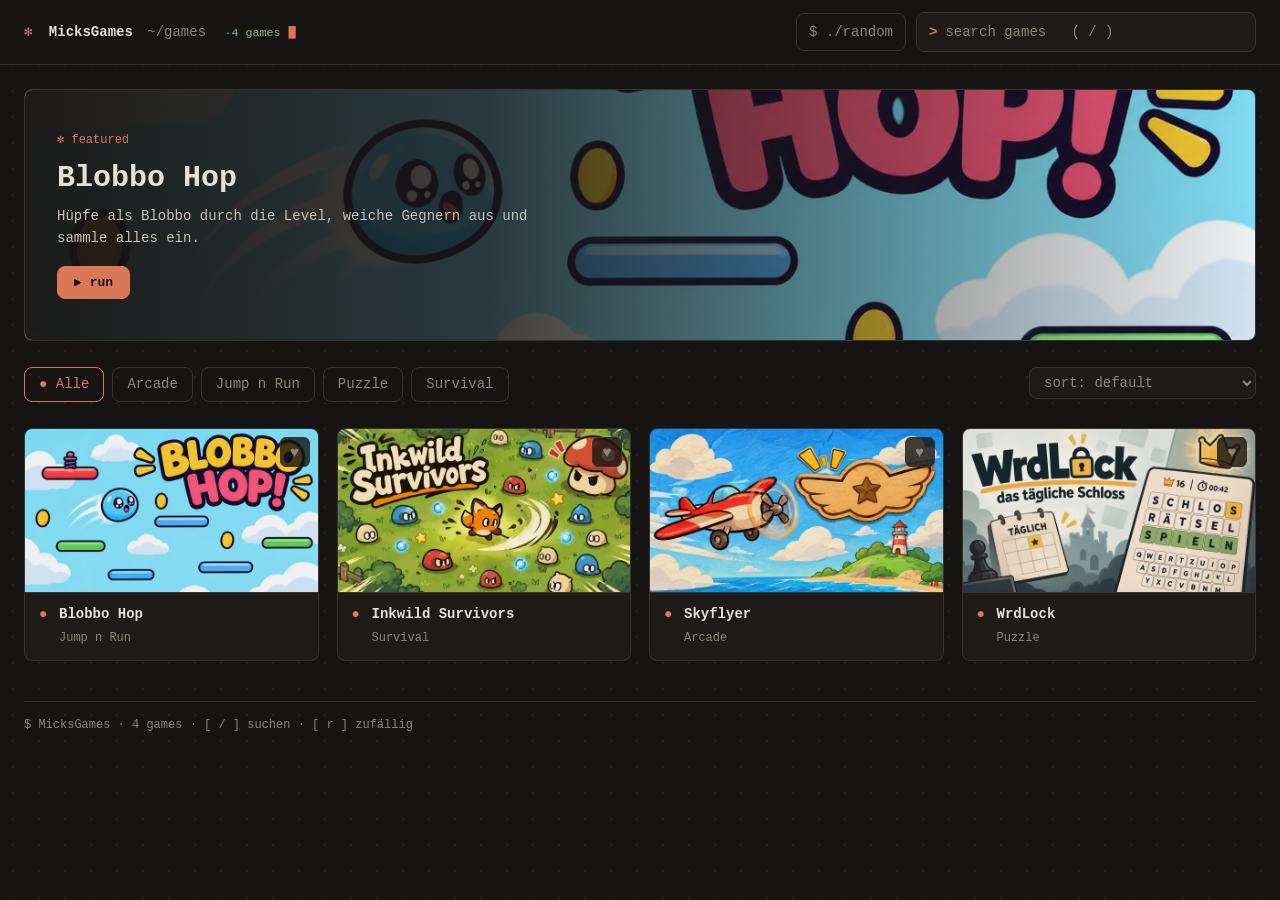
<file: index.html>
<!doctype html>
<html lang="de">
<head>
<meta charset="utf-8">
<meta name="viewport" content="width=device-width,initial-scale=1">
<title>MicksGames</title>
<link rel="stylesheet" href="style.css">
</head>
<body>
<header class="top">
  <a class="logo" href="#" id="logo"><i>&#10043;</i> MicksGames <em>~/games</em> <small id="count"></small></a>
  <div class="tools"><button class="tbtn" id="rand" type="button" title="Zufälliges Spiel (r)">$ ./random</button>
  <label class="search"><span class="sr">Suchen</span><b>&gt;</b><input id="search" type="search" placeholder="search games   ( / )" autocomplete="off"></label></div>
</header>

<main id="home">
  <div class="warn" id="warn" hidden></div>
  <div id="hero" hidden></div>
  <div class="row"><nav class="cats" id="cats" aria-label="Kategorien"></nav>
  <label class="sortl"><span class="sr">Sortieren</span><select id="sort"><option value="default">sort: default</option><option value="az">sort: A–Z</option><option value="recent">sort: zuletzt gespielt</option><option value="most">sort: meistgespielt</option></select></label></div>
  <section class="grid" id="grid" aria-live="polite"></section>
  <footer class="foot" id="foot"></footer>
</main>

<main id="play" hidden>
  <a class="back" href="#">&lt; cd ..</a>
  <div class="stage">
    <div>
      <div class="frame" id="frame" tabindex="-1">
        <iframe id="game" title="Spiel" allow="fullscreen; autoplay; gamepad" sandbox="allow-scripts allow-same-origin allow-pointer-lock allow-popups allow-forms"></iframe>
        <div class="overlay" id="overlay"></div>
      </div>
      <div class="bar">
        <button class="btn" id="fs" type="button">Vollbild</button>
        <button class="btn ghost" id="reload" type="button">Neu starten</button>
        <button class="btn ghost" id="share" type="button">Link kopieren</button>
        <button class="btn ghost" id="fav" type="button" aria-pressed="false">Favorit</button>
      </div>
    </div>
    <aside class="info">
      <h1 id="i-title"></h1>
      <p class="tag" id="i-cat"></p>
      <p id="i-desc"></p>
      <p class="stats" id="i-stats"></p>
      <a class="btn ghost" id="i-link" target="_blank" rel="noopener noreferrer" hidden>Website öffnen</a>
    </aside>
  </div>
  <h2 class="more-h" id="more-h">more-games</h2>
  <section class="grid small" id="more"></section>
</main>
<script src="Library/games.js"></script>
<script src="script.js"></script>
<div class="toast" id="toast" role="status"></div>
</body>
</html>
</file>
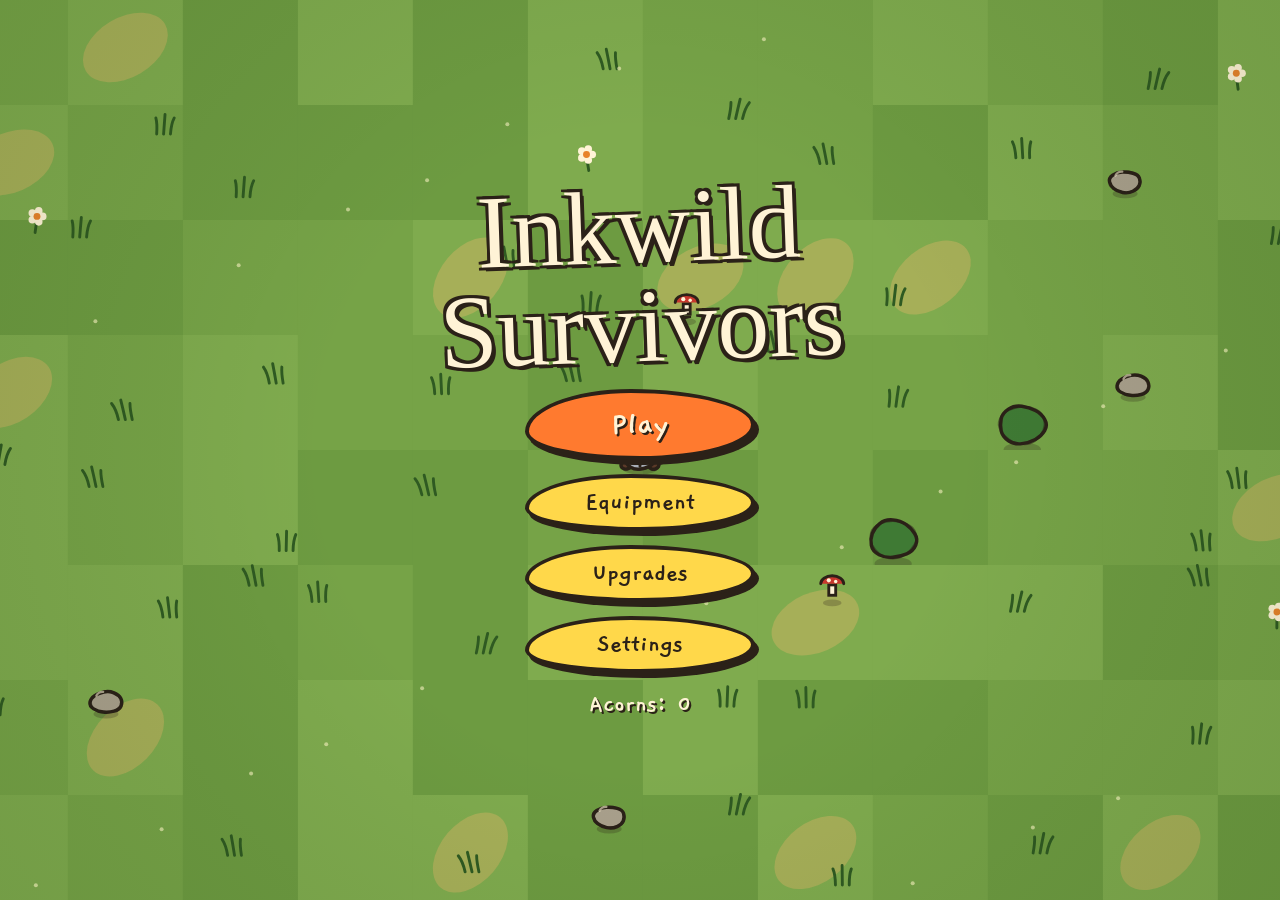
<file: Games/Inkwild-Survivors/index.html>
<!DOCTYPE html>
<html lang="en"><head><meta charset="utf-8">
<meta name="viewport" content="width=device-width,initial-scale=1,viewport-fit=cover">
<title>Inkwild Survivors</title>
<link href="https://fonts.googleapis.com/css2?family=Chewy&family=Gaegu:wght@700&display=swap" rel="stylesheet">
<style>
:root{--ink:#2b2118;--cream:#fff3d6;--paper:#f1dfae;--green:#5f9136;--blue:#1f3b5c;--orange:#e8832a;--red:#c8372d;color-scheme:light}
*{box-sizing:border-box}
html,body{margin:0;height:100%;overflow:hidden;background:#6f9a45;font-family:Gaegu,'Comic Sans MS',cursive;font-weight:700;color:var(--ink)}
canvas{position:fixed;inset:0;width:100%;height:100%;display:block;touch-action:none}
.scr{position:fixed;inset:0;display:none;align-items:center;justify-content:center;flex-direction:column;gap:14px;padding:calc(env(safe-area-inset-top,0px) + 12px) 14px calc(env(safe-area-inset-bottom,0px) + 12px);text-align:center;overflow:auto}
.scr.on{display:flex}
.ov{background:rgba(43,33,24,.6)}
h1,h2,h3{font-family:Chewy,'Comic Sans MS',cursive;font-weight:400;margin:0}
h1{font-size:clamp(46px,11vw,104px);line-height:.95;color:var(--cream);text-shadow:4px 4px 0 var(--ink),-3px -3px 0 var(--ink),3px -3px 0 var(--ink),-3px 3px 0 var(--ink);transform:rotate(-2deg);animation:jig .6s steps(2) infinite}
h2{font-size:clamp(34px,7vw,56px);color:var(--cream);text-shadow:3px 3px 0 var(--ink),-2px -2px 0 var(--ink),2px -2px 0 var(--ink),-2px 2px 0 var(--ink)}
@keyframes jig{50%{transform:rotate(-1deg) translateY(-3px)}}
.btn{font:inherit;font-size:26px;padding:8px 30px;min-width:230px;background:var(--cream);color:var(--ink);border:4px solid var(--ink);border-radius:46% 54% 50% 50%/60% 50% 50% 40%;box-shadow:4px 5px 0 var(--ink);cursor:pointer;transition:transform .12s,background .12s}
.btn:hover,.btn:focus-visible{transform:translate(-2px,-3px) rotate(-1.5deg);background:#ffe29a;outline:none}
.btn:active{transform:translate(2px,2px);box-shadow:1px 1px 0 var(--ink)}
.btn.pri{background:var(--orange);color:var(--cream);text-shadow:2px 2px 0 var(--ink);font-size:34px;padding:10px 44px}
.btn.sm{min-width:0;font-size:20px;padding:4px 16px}
.panel{background:var(--paper);border:4px solid var(--ink);border-radius:28px 34px 26px 36px;padding:18px 24px;box-shadow:6px 7px 0 var(--ink);max-width:min(900px,94vw)}
.panel.ink{filter:url(#wob)}
.row{display:flex;gap:14px;flex-wrap:wrap;justify-content:center}
.card{width:196px;padding:14px 12px;background:var(--cream);border:4px solid var(--ink);border-radius:22px 28px 24px 30px;box-shadow:5px 6px 0 var(--ink);cursor:pointer;transition:transform .15s,box-shadow .15s;text-align:center}
.card:hover,.card:focus-visible,.card.cur{transform:translateY(-8px) rotate(-2deg);box-shadow:8px 12px 0 var(--ink);outline:none}
.card.cur{background:#ffe29a}
.card.sel{transform:scale(1.12) rotate(3deg);transition:transform .25s}
.card p{margin:4px 0 0;font-size:20px;line-height:1.1}
#cards .card{width:176px;padding:16px 10px}
#cards .ico{width:92px;height:92px;font-size:50px;margin-bottom:8px}
.stars{font-size:30px;line-height:1;letter-spacing:2px;margin:6px 0}
.stars b{font-weight:400;display:inline-block;color:#d8c9a0;-webkit-text-stroke:1.5px var(--ink)}
.stars b.on{color:#ffd23a}
.stars b.nx{color:#ffd23a;animation:pulse .7s steps(2) infinite}
@keyframes pulse{50%{transform:scale(1.3) rotate(12deg)}}
.card h3{font-size:24px}
.card small{font-size:17px;display:block}
.ico{width:64px;height:64px;margin:0 auto 6px;border:4px solid var(--ink);border-radius:48% 52% 45% 55%/55% 45% 55% 45%;display:grid;place-items:center;font-size:32px}
.rar{display:inline-block;padding:0 10px;border:3px solid var(--ink);border-radius:12px;font-size:16px;color:var(--cream)}
#hud{pointer-events:none;justify-content:flex-start;align-items:stretch;gap:6px;overflow:hidden;z-index:2}
#xpb{height:14px;border:3px solid var(--ink);border-radius:10px;background:var(--paper);overflow:hidden}
#xpf,#hpf,#bf{display:block;height:100%;width:0;transition:width .12s}
#xpf{background:#4aa3c8}#hpf{background:var(--red)}#bf{background:var(--orange)}
#top{display:flex;justify-content:space-between;align-items:center;gap:10px;font-size:24px}
#hpw{display:flex;align-items:center;gap:8px;min-width:150px;flex:1}
#hpw .bar{flex:1;max-width:220px}
.bar{height:20px;border:3px solid var(--ink);border-radius:10px;background:var(--paper);overflow:hidden}
#tm{font-family:Chewy,cursive;font-size:38px;color:var(--cream);text-shadow:3px 3px 0 var(--ink),-2px -2px 0 var(--ink),2px -2px 0 var(--ink),-2px 2px 0 var(--ink)}
#lv{flex:1;text-align:right;font-size:26px;color:var(--cream);text-shadow:2px 2px 0 var(--ink)}
#boss{display:none;align-self:center;width:min(420px,90%);text-align:center;font-size:22px;color:var(--cream);text-shadow:2px 2px 0 var(--ink)}
#ic{position:absolute;left:12px;bottom:calc(env(safe-area-inset-bottom,0px) + 12px);display:flex;gap:6px;flex-wrap:wrap;max-width:60%}
#ic span{position:relative;width:42px;height:42px;display:grid;place-items:center;background:var(--cream);border:3px solid var(--ink);border-radius:46% 54% 50% 50%;font-size:22px}
#ic span i{position:absolute;right:-4px;bottom:-6px;font:normal 11px Gaegu,cursive;letter-spacing:-1px;background:var(--ink);color:#ffd23a;border-radius:8px;padding:0 3px;white-space:nowrap}
#pb{pointer-events:auto;position:absolute;right:12px;bottom:calc(env(safe-area-inset-bottom,0px) + 12px)}
#banner{position:absolute;left:0;right:0;top:28%;text-align:center;font-family:Chewy,cursive;font-size:clamp(34px,8vw,78px);color:var(--cream);text-shadow:4px 4px 0 var(--ink),-3px -3px 0 var(--ink),3px -3px 0 var(--ink),-3px 3px 0 var(--ink);opacity:0;transform:scale(.6) rotate(-3deg)}
#banner.show{animation:ban 2.4s forwards}
@keyframes ban{10%{opacity:1;transform:scale(1.1) rotate(2deg)}20%{transform:scale(1) rotate(-1deg)}80%{opacity:1}100%{opacity:0;transform:scale(1.05)}}
.stat{font-size:26px;line-height:1.35}
#cards .card.up{width:212px;padding:0 0 14px;overflow:hidden;position:relative;display:flex;flex-direction:column;align-items:center;gap:6px}
.up .band{width:100%;height:104px;display:grid;place-items:center;border-bottom:4px solid var(--ink)}
.up h3{font-size:27px;line-height:1;padding:0 10px}
#cards .up p{margin:0;padding:0 12px;font-size:21px;line-height:1.1;min-height:46px;display:flex;align-items:center;justify-content:center}
#cards .up .stars{display:flex;flex-wrap:nowrap;gap:2px;justify-content:center;font-size:24px;letter-spacing:0;margin:2px 0 0}
.tag{position:absolute;top:8px;left:8px;padding:0 10px;border:3px solid var(--ink);border-radius:12px;font-size:17px;color:var(--cream);text-shadow:1px 1px 0 var(--ink);background:#1f3b5c;z-index:1}
.tag.NEW{background:#5f9136}.tag.EVOLVE{background:#e8832a}.tag.HEAL{background:#c8372d}.tag.BONUS{background:#7b4a8c}
#ic span svg{width:30px;height:30px}
#upg{padding:calc(env(safe-area-inset-top,0px) + 8px) 0 calc(env(safe-area-inset-bottom,0px) + 10px);justify-content:flex-start;gap:6px;overflow:hidden;background:rgba(31,28,22,.76)}
#uh{display:flex;align-items:center;justify-content:space-between;width:100%;padding:0 14px;gap:10px}
#uh h2{font-size:clamp(28px,5vw,44px)}
#uc{font-size:28px;color:#ffd23a;background:var(--ink);padding:2px 16px;border-radius:22px;min-width:110px}
#tv{flex:1;width:100%;position:relative;overflow:hidden;cursor:grab;touch-action:none;min-height:0}
#tv:active{cursor:grabbing}
#tw{position:absolute;left:0;top:0;transform-origin:0 0}
#zb{position:absolute;right:12px;bottom:6px;display:flex;flex-direction:column;gap:8px}
#ui{display:flex;align-items:center;gap:14px;width:min(640px,94vw);padding:10px 16px;text-align:left}
#ui svg{width:56px;height:56px;flex:none}
#ui .tx{flex:1;min-width:0}#ui h3{font-size:26px;line-height:1}#ui .ds{font-size:21px;line-height:1.1}#ui small{font-size:17px;opacity:.7}
.btn.poor{background:#e9b3a8}
.hx{position:absolute;width:96px;height:83px;margin:-41.5px 0 0 -48px;clip-path:polygon(25% 0,75% 0,100% 50%,75% 100%,25% 100%,0 50%);background:var(--ink);cursor:pointer;transition:transform .18s cubic-bezier(.3,1.6,.5,1);animation:pop .55s cubic-bezier(.3,1.6,.5,1) backwards;animation-delay:calc(var(--d)*90ms)}
.hx>i{position:absolute;inset:5px;clip-path:polygon(25% 0,75% 0,100% 50%,75% 100%,25% 100%,0 50%);background:var(--c)}
.hx>b{position:absolute;inset:0;display:flex;flex-direction:column;align-items:center;justify-content:center;gap:1px;font-weight:400;pointer-events:none}
.hx svg{width:32px;height:32px}
.hx u{text-decoration:none;font:400 12px/1 Chewy,cursive;color:var(--cream);-webkit-text-stroke:3px var(--ink);paint-order:stroke fill}
.hx em{font:400 12px/1 Chewy,cursive;font-style:normal;color:#ffd23a;-webkit-text-stroke:3px var(--ink);paint-order:stroke fill}
.hx.poor em{color:#ffb4a8}.hx.poor{filter:saturate(.7)}
.hx .q{font:400 38px/1 Chewy,cursive;color:#9a917a}
.hx .em{font-size:32px;line-height:1}
.hx.ct{--c:#3d8fd8}.hx.av{--c:#4aa3c8}.hx.ow{--c:#f2a93b}.hx.lk{--c:#4a4538;cursor:default}
.hx:not(.lk):hover{transform:scale(1.1) rotate(-3deg);z-index:5}
.hx.sel{background:#fff3d6;z-index:4}
.hx.av{animation:pop .55s cubic-bezier(.3,1.6,.5,1) backwards,breathe 2.6s ease-in-out infinite;animation-delay:calc(var(--d)*90ms),calc(var(--d)*90ms + .6s)}
.hx.ow>i::after{content:'';position:absolute;inset:0;background:linear-gradient(105deg,transparent 40%,rgba(255,255,255,.55) 50%,transparent 60%);background-size:250% 100%;animation:sheen 4s linear infinite;animation-delay:calc(var(--d)*400ms)}
#tw.ni .hx.av{animation:breathe 2.6s ease-in-out infinite}
#tw.ni .hx.ow,#tw.ni .hx.lk,#tw.ni .hx.ct{animation:none}
.hx.buy{animation:buy .6s cubic-bezier(.3,1.6,.5,1)!important}
.hx.ul{animation:unlock .8s ease-out!important}
.hx.no{animation:shk .4s!important}
@keyframes pop{0%{scale:0;rotate:-40deg}100%{scale:1;rotate:0deg}}
@keyframes breathe{50%{scale:1.05}}
@keyframes sheen{0%{background-position:120% 0}45%,100%{background-position:-20% 0}}
@keyframes buy{0%{scale:1;filter:brightness(2.2)}35%{scale:1.4;rotate:14deg}100%{scale:1;rotate:0deg}}
@keyframes unlock{0%{transform:rotateY(90deg) scale(.5)}60%{transform:rotateY(-15deg) scale(1.2)}100%{transform:none}}
@keyframes shk{25%{translate:-7px 0}75%{translate:7px 0}}
.bp{position:absolute;width:16px;height:14px;margin:-7px 0 0 -8px;clip-path:polygon(25% 0,75% 0,100% 50%,75% 100%,25% 100%,0 50%);animation:fly .75s ease-out forwards;pointer-events:none;z-index:9}
.rg{position:absolute;width:90px;height:90px;margin:-45px 0 0 -45px;border:6px solid #fff3d6;border-radius:50%;animation:rng .6s ease-out forwards;pointer-events:none;z-index:8}
@keyframes fly{to{translate:var(--dx) var(--dy);rotate:300deg;scale:.2;opacity:0}}
@keyframes rng{from{scale:.4;opacity:1}to{scale:2.4;opacity:0}}
/* tree polish */
.hx[data-k="dmg"],#ui[data-k="dmg"]{--bc:#e8672a}
.hx[data-k="crit"],#ui[data-k="crit"]{--bc:#b45fd0}
.hx[data-k="xp"],#ui[data-k="xp"]{--bc:#5fa83a}
.hx[data-k="hp"],#ui[data-k="hp"]{--bc:#d8453b}
.hx[data-k="mag"],#ui[data-k="mag"]{--bc:#4a7fd8}
.hx[data-k="spd"],#ui[data-k="spd"]{--bc:#2fb5a8}
#upg{background:radial-gradient(ellipse at 50% 45%,rgba(120,86,38,.62),rgba(22,18,12,.92) 78%)}
#tv::before,#tv::after{content:'';position:absolute;inset:-50%;pointer-events:none}
#tv::before{background:radial-gradient(circle,rgba(255,210,90,.55) 0 2px,transparent 3px) 0 0/90px 110px;animation:drift 28s linear infinite}
#tv::after{background:radial-gradient(circle,rgba(255,243,214,.4) 0 1.5px,transparent 2.5px) 40px 60px/130px 90px;animation:drift2 40s linear infinite}
@keyframes drift{to{transform:translate(-90px,-110px)}}
@keyframes drift2{to{transform:translate(-130px,-90px)}}
#tw{will-change:transform}
.hx>i{background:radial-gradient(circle at 30% 16%,rgba(255,255,255,.5),transparent 52%),linear-gradient(transparent 55%,rgba(0,0,0,.24)),var(--c)}
.hx.av[data-k]{--c:var(--bc)}
.hx.ow>i{background:radial-gradient(circle at 30% 16%,rgba(255,255,255,.6),transparent 52%),linear-gradient(150deg,#ffe08a,#f2a93b 55%,var(--bc))}
.hx.lk>i{background:radial-gradient(circle at 30% 20%,rgba(255,255,255,.12),transparent 50%),#3b362b}
.hx.ct{animation:pop .55s cubic-bezier(.3,1.6,.5,1) backwards,bob 3s ease-in-out infinite}
.hx.ct>i{background:radial-gradient(circle at 30% 16%,rgba(255,255,255,.55),transparent 52%),linear-gradient(150deg,#69b4ff,#2f6fc4)}
@keyframes bob{50%{translate:0 -3px}}
.hx.sel>i{filter:brightness(1.12)}
#uh h2{letter-spacing:.5px}
#uc{border:3px solid #ffd23a;box-shadow:0 3px 0 rgba(0,0,0,.5);text-shadow:1px 1px 0 #000}
#zb .btn{min-width:0;width:48px;height:48px;padding:0;font-size:30px;line-height:1;border-radius:50%}
#ui{background:linear-gradient(#f6e6b8,#ecd596);position:relative}
#ui .bg{position:relative;width:72px;height:63px;flex:none;display:grid;place-items:center;background:var(--ink);clip-path:polygon(25% 0,75% 0,100% 50%,75% 100%,25% 100%,0 50%)}
#ui .bg i{position:absolute;inset:4px;clip-path:polygon(25% 0,75% 0,100% 50%,75% 100%,25% 100%,0 50%);background:radial-gradient(circle at 30% 16%,rgba(255,255,255,.5),transparent 55%),var(--bc,#4aa3c8)}
#ui .bg svg{position:relative;width:38px;height:38px}
.pps{display:flex;gap:5px;margin-top:5px}
.pp{width:22px;height:19px;background:#b9ab82;clip-path:polygon(25% 0,75% 0,100% 50%,75% 100%,25% 100%,0 50%)}
.pp.on{background:#f2a93b}.pp.cur{background:var(--bc,#4aa3c8);animation:breathe 1.6s ease-in-out infinite}
#ui .btn.sm.pri{font-size:22px;padding:6px 18px;text-shadow:2px 2px 0 var(--ink);animation:breathe 1.8s ease-in-out infinite}
@media (prefers-reduced-motion:reduce){#tv::before,#tv::after,#ui .btn.pri,.hx.ct{animation:none!important}}
/* tree v3 */
#upg{background:radial-gradient(ellipse at 50% 45%,rgba(62,70,88,.6),rgba(12,14,20,.95) 80%)}
#tv::before,#tv::after{display:none}
.hx>i{background:var(--rim,rgba(255,255,255,.38))!important}
.hx.ow{--rim:#ffd23a}
.hx>i::after{content:'';position:absolute;inset:4px;clip-path:polygon(25% 0,75% 0,100% 50%,75% 100%,25% 100%,0 50%);background:radial-gradient(circle at 30% 16%,rgba(255,255,255,.5),transparent 52%),linear-gradient(transparent 55%,rgba(0,0,0,.25)),var(--c);background-size:auto;animation:none}
.hx.av>i::after{background:radial-gradient(circle at 30% 16%,rgba(255,255,255,.45),transparent 52%),linear-gradient(transparent 45%,rgba(0,0,0,.4)),var(--bc);filter:brightness(.82)}
.hx.ow>i::after{inset:4px;background:radial-gradient(circle at 30% 16%,rgba(255,255,255,.55),transparent 52%),linear-gradient(transparent 55%,rgba(0,0,0,.2)),var(--bc);background-size:auto;animation:none}
.hx.lk>i::after{background:radial-gradient(circle at 30% 20%,rgba(255,255,255,.1),transparent 50%),#3b362b}
.hx.ct>i::after{background:radial-gradient(circle at 30% 16%,rgba(255,255,255,.55),transparent 52%),linear-gradient(150deg,#69b4ff,#2f6fc4)}
.hx svg{width:36px;height:36px}
.hx u{font-size:14px}
.hx em{display:flex;align-items:center;gap:3px}
.hx em svg{width:12px;height:12px}
.hx .cap{position:absolute;top:2px;font:400 15px/1 Chewy,cursive;color:#ffd23a;-webkit-text-stroke:2.5px var(--ink);paint-order:stroke fill}
#ui .btn svg{width:18px;height:18px}
#uc{position:relative;display:flex;align-items:center;justify-content:flex-end;height:42px;min-width:120px;margin-left:24px;padding:0 16px 0 34px;background:linear-gradient(#5a4129,#3a2a1c);border:3px solid var(--ink);border-radius:24px;box-shadow:0 3px 0 rgba(0,0,0,.5),inset 0 2px 0 rgba(255,255,255,.18);color:var(--cream);font:400 28px/1 Chewy,cursive;text-shadow:none}
#uc b{font-weight:400;-webkit-text-stroke:3px var(--ink);paint-order:stroke fill}
#uc .nut{position:absolute;left:-22px;top:50%;translate:0 -50%;width:52px;height:52px;border-radius:50%;background:radial-gradient(circle at 35% 30%,#fff3d6,#e6cf92);border:3px solid var(--ink);display:grid;place-items:center;box-shadow:0 3px 0 rgba(0,0,0,.45)}
#uc .nut svg{width:34px;height:34px}
#uc.bump{animation:bump .4s cubic-bezier(.3,1.6,.5,1)}
@keyframes bump{40%{scale:1.15}}
/* run setup menu */
#select{justify-content:flex-start;gap:8px;background:rgba(31,28,22,.72);padding-top:calc(env(safe-area-inset-top,0px) + 10px)}
#sg{display:grid;grid-template-columns:1fr 1fr;gap:10px 16px;width:min(1000px,96vw)}
#sg section:first-child{grid-column:1/-1}
@media (max-width:760px){#sg{grid-template-columns:1fr}}
#sg section{background:var(--paper);border:4px solid var(--ink);border-radius:26px 32px 24px 34px;box-shadow:5px 6px 0 var(--ink);padding:8px 14px 14px;text-align:left}
#sg h3{font-size:24px;margin:0 0 6px}
.opt{flex:1 1 118px;min-width:108px;background:var(--cream);border:3px solid var(--ink);border-radius:18px;padding:8px 6px;cursor:pointer;box-shadow:3px 4px 0 var(--ink);text-align:center;transition:transform .15s;animation:pop .45s cubic-bezier(.3,1.6,.5,1) backwards;animation-delay:calc(var(--i,0)*70ms)}
.opt:hover{transform:translateY(-4px) rotate(-1.5deg)}
.opt.cur{background:#ffe29a;box-shadow:0 0 0 4px var(--orange),3px 4px 0 var(--ink);transform:translateY(-3px)}
#select.re .opt{animation:none}
.opt h4{font:400 21px/1.05 Chewy,cursive;margin:2px 0}
.opt .mini{font-size:17px;line-height:1.05}
.opt .rw{color:#8a3b00}
.opt .ico{width:54px;height:54px;font-size:30px;margin:0 auto 2px}
.opt .dic svg{width:44px;height:44px}
.opt.chip .dic svg{width:30px;height:30px}
.opt.mod .dic svg{width:36px;height:36px}
#sum{font-size:24px;color:var(--cream);text-shadow:2px 2px 0 var(--ink)}
/* setup v2: one page, no scroll */
#select{font-size:clamp(11px,2.3vh,19px);gap:.5em;padding:calc(env(safe-area-inset-top,0px) + .5em) .8em calc(env(safe-area-inset-bottom,0px) + .5em);overflow:hidden;justify-content:space-between;background:radial-gradient(ellipse at 50% 40%,rgba(40,36,28,.45),rgba(14,12,8,.84))}
#select h2{font-size:2.3em;line-height:1}
#sg{flex:1;min-height:0;width:min(1120px,97vw);grid-template-columns:1fr 1.1fr 1fr;gap:1.3em 1.1em;align-content:center;align-items:start}
#sg section,#sg section:first-child{grid-column:auto}
#sg section{position:relative;margin-top:.9em;padding:1em .7em .7em}
#sg h3{position:absolute;top:-.85em;left:.8em;margin:0;padding:.05em .8em;font-size:1.35em;line-height:1.1;color:var(--cream);background:var(--ink);border-radius:.8em .8em .8em .2em;transform:rotate(-2deg)}
#sg h3:nth-of-type(2){position:static;display:block;background:none;color:var(--ink);padding:0;margin:.6em 0 .3em;font-size:1.2em;transform:none;text-decoration:underline wavy rgba(43,33,24,.35)}
#sg .row{flex-direction:column;flex-wrap:nowrap;gap:.45em;justify-content:flex-start}
#sc-times{flex-direction:row!important}
#select .opt{display:flex;align-items:center;gap:.6em;width:100%;min-width:0;flex:0 0 auto;padding:.4em .6em;border-radius:1em;text-align:left;box-shadow:.15em .2em 0 var(--ink)}
#select .opt:hover{transform:translateX(.25em) rotate(-.6deg)}
#select .opt.cur{background:#ffe29a;box-shadow:0 0 0 .22em var(--orange),.15em .2em 0 var(--ink);transform:none;rotate:-.5deg}
#select .opt.cur::after{content:'★';position:absolute;top:-.55em;right:-.3em;font:400 1.1em/1 Chewy,cursive;color:#ffd23a;-webkit-text-stroke:.14em var(--ink);paint-order:stroke fill}
#select .opt h4{font:400 1.15em/1.05 Chewy,cursive;margin:0}
#select .opt .mini{font-size:.85em;line-height:1.05}
#select .opt .mini svg{width:1.1em;height:1.1em;vertical-align:-.2em}
#select .opt .tx{flex:1;min-width:0}
#select .opt .rt{font:400 .95em/1.15 Chewy,cursive;text-align:right;color:#6b4a2a;flex:none}
#select .opt .rw{font-size:1.25em;color:#a54a00}
#select .opt .ico{font-size:1.4em;width:1.9em;height:1.9em;margin:0;flex:none;border-width:.12em}
#select .opt .dic{flex:none;line-height:0}
#select .opt .dic svg{width:2.4em;height:2.4em}
#sc-times .opt{flex:1;flex-direction:column;justify-content:center;gap:0;text-align:center;padding:.3em 0}
#sc-times .opt h4{font-size:1.5em}
.sw{width:2.6em;height:1.4em;border:.2em solid var(--ink);border-radius:1em;background:#b9ab82;position:relative;flex:none;transition:background .2s}
.sw i{position:absolute;top:0;left:.05em;width:1em;height:1em;border-radius:50%;background:var(--cream);border:.15em solid var(--ink);transition:left .2s cubic-bezier(.3,1.6,.5,1)}
.sw.on{background:#5f9136}.sw.on i{left:1.15em}
#sum{font-size:1em;display:flex;gap:.5em;flex-wrap:wrap;justify-content:center;align-items:center;text-shadow:none}
.pill{background:var(--cream);border:.2em solid var(--ink);border-radius:1em;padding:.1em .8em;font:400 1.1em/1.3 Chewy,cursive;box-shadow:.15em .2em 0 var(--ink);color:var(--ink)}
.pill svg{width:1.2em;height:1.2em;vertical-align:-.25em}
.pill.big{background:var(--orange);color:var(--cream);text-shadow:.1em .1em 0 var(--ink)}
#select .btn{font-size:1.5em;padding:.15em 1.1em;min-width:0}
#select .btn.pri{font-size:1.9em;padding:.1em 1.3em;animation:breathe 1.8s ease-in-out infinite}
@media (max-width:760px){#sg{grid-template-columns:1fr 1fr;gap:1.1em .8em}#sg section:first-child{grid-column:1/-1}#sc-chars{flex-direction:row!important}#sc-chars .opt{flex:1;padding:.3em .4em}#sc-chars .rt,#sc-chars .mini{display:none}}
/* end screen */
#end{font-size:clamp(12px,2.5vh,21px);justify-content:center;gap:.7em;overflow:hidden;z-index:3}
#end.win{background:radial-gradient(ellipse at 50% 30%,rgba(255,214,120,.42),rgba(20,16,10,.88) 75%)}
#end.lose{background:radial-gradient(ellipse at 50% 30%,rgba(130,30,26,.38),rgba(8,6,6,.92) 75%)}
#cf{position:absolute;inset:0;overflow:hidden;pointer-events:none}
#cf i{position:absolute;top:-6%;left:var(--l);width:.7em;height:1.1em;background:var(--c);border:.12em solid var(--ink);border-radius:.15em;animation:fall var(--t) linear var(--d) infinite}
#end.lose #cf i{width:.55em;height:.85em;border-radius:50% 50% 50% 50%/30% 30% 70% 70%;opacity:.7}
@keyframes fall{to{translate:var(--sx,0px) 115vh;rotate:var(--r)}}
#eb{position:relative;display:flex;flex-direction:column;align-items:center;gap:.25em}
.rays{position:absolute;left:50%;top:45%;width:36em;height:36em;margin:-18em 0 0 -18em;border-radius:50%;background:repeating-conic-gradient(rgba(255,230,150,.4) 0 8deg,transparent 8deg 24deg);-webkit-mask:radial-gradient(circle,#000 15%,transparent 68%);mask:radial-gradient(circle,#000 15%,transparent 68%);animation:spin 20s linear infinite;pointer-events:none}
#end.lose .rays{display:none}
.eh{position:relative;font-size:3.6em;line-height:1;animation:hop 1s ease-in-out infinite}
#end.lose .eh{animation:none;rotate:90deg;filter:grayscale(.85)}
.ribbon{position:relative;padding:.05em 1.2em;font:400 3.4em/1.1 Chewy,cursive;color:var(--cream);background:linear-gradient(#f2a93b,#d9831c);border:.07em solid var(--ink);border-radius:.25em;box-shadow:.06em .09em 0 var(--ink);text-shadow:.04em .04em 0 var(--ink),-.03em -.03em 0 var(--ink),.03em -.03em 0 var(--ink),-.03em .03em 0 var(--ink);transform:rotate(-2deg);animation:drop .8s cubic-bezier(.3,1.6,.5,1) backwards .1s}
#end.lose .ribbon{background:linear-gradient(#8a3a32,#5a211c)}
#end.win .ribbon::before,#end.win .ribbon::after{content:'★';position:absolute;top:-.25em;font-size:.55em;color:#ffd23a;-webkit-text-stroke:.1em var(--ink);paint-order:stroke fill;animation:hop .9s ease-in-out infinite}
#end.win .ribbon::before{left:-.35em}#end.win .ribbon::after{right:-.35em;animation-delay:.3s}
#esub{font-size:1.5em;color:var(--cream);text-shadow:.08em .08em 0 var(--ink);animation:fadein .6s .5s backwards}
#es{display:flex;flex-direction:column;align-items:center;gap:.8em}
.tiles{display:grid;grid-template-columns:repeat(4,1fr);gap:.6em;width:min(40em,94vw)}
.tile{background:var(--paper);border:.2em solid var(--ink);border-radius:1em;box-shadow:.15em .2em 0 var(--ink);padding:.5em .3em;display:flex;flex-direction:column;align-items:center;animation:pop .5s cubic-bezier(.3,1.6,.5,1) backwards;animation-delay:calc(.5s + var(--i)*.12s)}
.ti{line-height:0}.ti svg{width:2.4em;height:2.4em}
.tv{font:400 1.9em/1.1 Chewy,cursive}
.tl{font-size:.95em;opacity:.75}
.ws{display:flex;flex-wrap:wrap;gap:.8em .6em;justify-content:center;max-width:min(40em,94vw);padding-bottom:.5em}
.wi{position:relative;width:2.7em;height:2.7em;display:grid;place-items:center;background:var(--cream);border:.18em solid var(--ink);border-radius:46% 54% 50% 50%;box-shadow:.1em .15em 0 var(--ink);animation:pop .4s cubic-bezier(.3,1.6,.5,1) backwards .9s}
.wi svg{width:1.8em;height:1.8em}
.wi i{position:absolute;bottom:-.75em;font:normal .6em/1.2 Gaegu,cursive;color:#ffd23a;background:var(--ink);border-radius:.8em;padding:0 .3em;white-space:nowrap;letter-spacing:-1px}
.wi.evo{background:#ffe29a;box-shadow:0 0 0 .2em var(--orange),.1em .15em 0 var(--ink)}
.wi.pa{width:2.2em;height:2.2em;background:#e7d9ae}.wi.pa svg{width:1.4em;height:1.4em}
#end .btn{font-size:1.5em;min-width:0;padding:.15em 1.2em}
#end .btn.pri{font-size:1.8em;padding:.1em 1.3em;animation:breathe 1.8s ease-in-out infinite}
@keyframes spin{to{rotate:360deg}}
@keyframes hop{50%{translate:0 -.25em}}
@keyframes drop{from{translate:0 -140%;opacity:0;scale:.6}}
@keyframes fadein{from{opacity:0}}
@media (prefers-reduced-motion:reduce){.rays,.eh,#cf i,#end .btn.pri,#end .ribbon::before,#end .ribbon::after{animation:none!important}}
#cmb{position:absolute;right:14px;top:calc(env(safe-area-inset-top,0px) + 84px);font:400 clamp(24px,4.5vh,42px)/1 Chewy,cursive;color:#ffd23a;-webkit-text-stroke:.12em var(--ink);paint-order:stroke fill;opacity:0;transform-origin:right center;pointer-events:none}
#db{pointer-events:auto;position:absolute;right:12px;bottom:calc(env(safe-area-inset-bottom,0px) + 64px);width:64px;height:64px;min-width:0;padding:0;border-radius:50%;display:grid;place-items:center}
#db svg{width:34px;height:34px}
/* equipment screen */
#eqp{padding:calc(env(safe-area-inset-top,0px) + 8px) 12px calc(env(safe-area-inset-bottom,0px) + 10px);justify-content:flex-start;gap:8px;overflow:hidden;font-size:clamp(11px,2.3vh,19px);background:radial-gradient(ellipse at 50% 45%,rgba(62,70,88,.6),rgba(12,14,20,.95) 80%)}
#eh2{display:flex;align-items:center;justify-content:space-between;width:100%;gap:10px}
#eh2 h2{font-size:2.2em}
#ec{position:relative;display:flex;align-items:center;justify-content:flex-end;height:2.2em;min-width:6em;margin-left:1.2em;padding:0 .8em 0 1.7em;background:linear-gradient(#5a4129,#3a2a1c);border:.15em solid var(--ink);border-radius:1.2em;box-shadow:0 .15em 0 rgba(0,0,0,.5),inset 0 .1em 0 rgba(255,255,255,.18);color:var(--cream);font:400 1.5em/1 Chewy,cursive}
#ec b{font-weight:400;-webkit-text-stroke:.14em var(--ink);paint-order:stroke fill}
#ec .nut{position:absolute;left:-1.1em;top:50%;translate:0 -50%;width:2.6em;height:2.6em;border-radius:50%;background:radial-gradient(circle at 35% 30%,#fff3d6,#e6cf92);border:.15em solid var(--ink);display:grid;place-items:center}
#ec .nut svg{width:1.7em;height:1.7em}
#eg{flex:1;min-height:0;width:min(1120px,97vw);display:grid;grid-template-columns:1fr 1.25fr;gap:1.2em}
@media (max-width:760px){#eg{grid-template-columns:1fr;grid-template-rows:auto 1fr}}
#eg section{position:relative;margin-top:.9em;background:var(--paper);border:.25em solid var(--ink);border-radius:1.5em 2em 1.4em 2em;box-shadow:.3em .35em 0 var(--ink);padding:1em .8em .7em;min-height:0;display:flex;flex-direction:column;text-align:left}
#eg h3{position:absolute;top:-.85em;left:.8em;margin:0;padding:.05em .8em;font-size:1.3em;line-height:1.1;color:var(--cream);background:var(--ink);border-radius:.8em .8em .8em .2em;transform:rotate(-2deg)}
#slots{display:grid;grid-template-columns:auto 1fr auto;gap:.6em;align-items:center;flex:1;min-height:0}
#slots .c1,#slots .c3{display:flex;flex-direction:column;gap:.5em;align-items:center}
.sl{position:relative;width:5.4em;height:4.7em;clip-path:polygon(25% 0,75% 0,100% 50%,75% 100%,25% 100%,0 50%);background:var(--ink);cursor:pointer;display:grid;place-items:center;transition:transform .15s}
.sl>i{position:absolute;inset:.28em;clip-path:polygon(25% 0,75% 0,100% 50%,75% 100%,25% 100%,0 50%);background:radial-gradient(circle at 30% 16%,rgba(255,255,255,.45),transparent 52%),var(--sc,#3b362b)}
.sl svg{position:relative;width:2.5em;height:2.5em;margin-top:-.5em}
.sl.em svg{opacity:.3;filter:grayscale(1)}
.sl small{position:absolute;bottom:.25em;font:400 .72em/1 Chewy,cursive;color:var(--cream);-webkit-text-stroke:.25em var(--ink);paint-order:stroke fill}
.sl:hover{transform:scale(1.08) rotate(-3deg)}
.sl.sel{background:#fff3d6}
.hero{text-align:center}
.hb{font-size:3.4em;line-height:1;width:1.5em;height:1.5em;display:grid;place-items:center;border:.05em solid var(--ink);border-radius:46% 54% 50% 50%;animation:hop 1.6s ease-in-out infinite;margin:0 auto .15em}
#tot{display:flex;flex-wrap:wrap;gap:.35em;justify-content:center;margin-top:.5em}
#tot .pill{font-size:.85em;padding:.05em .6em}
#ig{flex:1;min-height:0;overflow:auto;display:grid;grid-template-columns:repeat(auto-fill,minmax(4.6em,1fr));gap:.55em;align-content:start;padding:.35em}
.it{position:relative;aspect-ratio:1;display:grid;place-items:center;background:radial-gradient(circle at 30% 20%,#fff,var(--cream));border:.22em solid var(--rc);border-radius:.9em;cursor:pointer;box-shadow:.12em .18em 0 var(--ink);transition:transform .15s;animation:pop .35s cubic-bezier(.3,1.6,.5,1) backwards;animation-delay:calc(var(--i)*20ms)}
#eqp.re .it{animation:none}
.it svg{width:68%;height:68%}
.it:hover{transform:translateY(-.2em) rotate(-2deg)}
.it.sel{transform:scale(1.08) rotate(-3deg);box-shadow:0 0 0 .2em var(--orange),.12em .18em 0 var(--ink)}
.it em{position:absolute;top:-.45em;right:-.35em;background:var(--ink);color:#ffd23a;font:400 .8em/1.2 Chewy,cursive;font-style:normal;border-radius:.6em;padding:0 .4em}
.dt{display:flex;gap:.7em;align-items:center;background:var(--cream);border:.22em solid var(--rc,#2b2118);border-radius:1em;padding:.5em .7em;margin-top:.6em}
.dt .dic{line-height:0}.dt .dic svg{width:3em;height:3em}
.dx{flex:1;min-width:0}
.dx h4{font:400 1.25em/1.1 Chewy,cursive;margin:0}
.dx .mini{font-size:.85em}
.st{font-size:.95em;line-height:1.2;display:flex;gap:.3em;align-items:center}
.st svg{width:1.1em;height:1.1em}
.db{display:flex;flex-direction:column;gap:.35em}
.dt .btn{font-size:1.1em;padding:.1em .8em;min-width:0}
.dt .btn.pri{font-size:1.1em;padding:.1em .8em}
.ws.lt{margin-top:-.2em}
/* equipment v2 */
#eqp{font-size:clamp(9px,min(2.45vh,1.6vw),21px);gap:.5em;background:none;padding:calc(env(safe-area-inset-top,0px) + .6em) 1em calc(env(safe-area-inset-bottom,0px) + .8em)}
#eh2 h2{font-size:2.3em;padding:0 1.1em;line-height:1.15;background:linear-gradient(#f6c453,#e08a1e);border-radius:.4em;color:var(--cream);text-shadow:.05em .05em 0 var(--ink),-.04em -.04em 0 var(--ink),.04em -.04em 0 var(--ink),-.04em .04em 0 var(--ink);box-shadow:0 0 0 .08em rgba(255,243,214,.9),0 0 0 .2em var(--ink),.15em .3em 0 .2em rgba(0,0,0,.5);transform:rotate(-1.5deg)}
#eg{gap:1.5em;grid-template-columns:1.15fr 1fr}
@media (max-aspect-ratio:1/1){#eg{grid-template-columns:1fr;grid-template-rows:minmax(0,1.05fr) minmax(0,1fr)}}
#eg #doll{background:linear-gradient(rgba(40,48,72,.5),rgba(18,22,34,.55));border:.22em solid var(--ink);border-radius:1.8em;box-shadow:0 0 0 .1em rgba(255,255,255,.4),0 .35em 0 .1em rgba(0,0,0,.5);color:var(--cream)}
#eg #inv{background:linear-gradient(#f8e9bd,#ecd596);border:.22em solid var(--ink);border-radius:1.8em;box-shadow:0 0 0 .1em rgba(255,255,255,.7),0 .35em 0 .1em rgba(0,0,0,.5)}
#eg h3{background:linear-gradient(#3a2a1c,#2b2118);box-shadow:0 0 0 .1em rgba(255,243,214,.8)}
#slots{grid-template-columns:auto minmax(0,1fr) auto;gap:.6em;align-items:center}
#slots .c1,#slots .c3{gap:.8em}
#hstage{position:relative;height:100%;min-height:9em}
.nm{position:absolute;left:50%;bottom:.1em;translate:-50% 0;padding:.05em 1em;font:400 1.3em/1.25 Chewy,cursive;color:var(--cream);background:linear-gradient(#f2a93b,#d9831c);border:.12em solid var(--ink);border-radius:.6em;box-shadow:0 0 0 .08em rgba(255,243,214,.9),.1em .2em 0 .1em rgba(0,0,0,.5);white-space:nowrap;text-shadow:.06em .06em 0 var(--ink)}
.slx{position:relative;width:6.4em;height:5.54em;flex:none;clip-path:polygon(25% 0,75% 0,100% 50%,75% 100%,25% 100%,0 50%);background:var(--ink);cursor:pointer;display:grid;place-items:center;transition:transform .18s cubic-bezier(.3,1.6,.5,1)}
.slx>i{position:absolute;inset:.2em;clip-path:polygon(25% 0,75% 0,100% 50%,75% 100%,25% 100%,0 50%);background:#cfd6e6}
.slx.sel>i{background:#fff}
.slx>i::after{content:'';position:absolute;inset:.22em;clip-path:polygon(25% 0,75% 0,100% 50%,75% 100%,25% 100%,0 50%);background:radial-gradient(circle at 30% 15%,rgba(255,255,255,.55),transparent 55%),linear-gradient(transparent 55%,rgba(0,0,0,.28)),var(--sc,#2a3046)}
.slx svg{position:relative;width:3em;height:3em;margin-top:-.6em}
.slx.em svg{opacity:.28;filter:grayscale(1)}
.slx small{position:absolute;bottom:.55em;left:0;right:0;text-align:center;font:400 .8em/1 Chewy,cursive;color:var(--cream);-webkit-text-stroke:.28em var(--ink);paint-order:stroke fill}
.slx .sp{position:absolute;top:.35em;font:400 .75em/1 Chewy,cursive;color:#ffd23a;-webkit-text-stroke:.22em var(--ink);paint-order:stroke fill;letter-spacing:-.05em}
.slx:hover{transform:scale(1.1) rotate(-3deg)}
.pwc{display:flex;align-items:center;gap:.3em;font:400 1.3em/1 Chewy,cursive;background:var(--cream);color:var(--ink);border:.14em solid var(--ink);border-radius:.8em;padding:.15em .6em;box-shadow:0 0 0 .08em rgba(255,255,255,.6),.1em .15em 0 .1em rgba(0,0,0,.5)}
.pwc svg{width:1.2em;height:1.2em}.pwc small{font-size:.55em;opacity:.7;margin-left:.2em}
#tot{display:flex;flex-wrap:wrap;gap:.4em;justify-content:center;margin-top:.5em}
#tot .pill{font-size:.85em;padding:.05em .6em}
.tabs{display:flex;gap:.4em;margin:.2em 0 .4em;flex-wrap:wrap}
.tabx{display:flex;align-items:center;gap:.2em;padding:.1em .7em;border:.18em solid var(--ink);border-radius:1em;background:var(--cream);cursor:pointer;font:400 1em/1.3 Chewy,cursive;box-shadow:.1em .15em 0 var(--ink);color:var(--ink)}
.tabx svg{width:1.4em;height:1.4em}
.tabx.on{background:var(--orange);color:var(--cream);text-shadow:.06em .06em 0 var(--ink)}
#ig2{flex:1;min-height:0;overflow:auto;display:grid;grid-template-columns:repeat(auto-fill,minmax(5.2em,1fr));gap:.7em;align-content:start;padding:.4em .3em .7em}
.itx{position:relative;aspect-ratio:1;display:grid;place-items:center;border:.2em solid var(--ink);border-radius:1em;cursor:pointer;background:radial-gradient(circle at 30% 18%,rgba(255,255,255,.85),transparent 55%),linear-gradient(160deg,var(--rl),var(--rc));box-shadow:inset 0 0 0 .14em rgba(255,255,255,.7),0 .15em 0 var(--ink);transition:transform .15s;animation:pop .35s cubic-bezier(.3,1.6,.5,1) backwards;animation-delay:calc(var(--i)*18ms)}
#eqp.re .itx{animation:none}
.itx svg{width:64%;height:64%;margin-top:-.35em}
.itx small{position:absolute;bottom:.2em;left:0;right:0;text-align:center;font:400 .75em/1 Chewy,cursive;color:#ffd23a;-webkit-text-stroke:.22em var(--ink);paint-order:stroke fill;letter-spacing:-.05em}
.itx em{position:absolute;top:-.5em;right:-.4em;background:var(--ink);color:#ffd23a;font:400 .85em/1.2 Chewy,cursive;font-style:normal;border-radius:.6em;padding:0 .45em}
.itx:hover{transform:translateY(-.2em) rotate(-2deg)}
.itx.sel{transform:scale(1.1) rotate(-3deg);z-index:2;box-shadow:0 0 0 .22em var(--orange),inset 0 0 0 .14em rgba(255,255,255,.75),0 .15em 0 var(--ink)}
.itx.sh::after{content:'';position:absolute;inset:0;border-radius:inherit;background:linear-gradient(115deg,transparent 40%,rgba(255,255,255,.5) 50%,transparent 60%);background-size:260% 100%;animation:sheen 4s linear infinite;pointer-events:none}
.dtx{position:relative;display:flex;gap:.8em;align-items:center;margin-top:.6em;padding:.8em .8em .6em;border:.22em solid var(--ink);border-radius:1.2em;background:linear-gradient(160deg,var(--rl,#fff3d6),var(--rc,#e6d7a8));box-shadow:inset 0 0 0 .14em rgba(255,255,255,.7),0 .2em 0 var(--ink);color:var(--ink)}
.dtx .bd{position:relative;width:5.6em;height:4.85em;flex:none;clip-path:polygon(25% 0,75% 0,100% 50%,75% 100%,25% 100%,0 50%);background:var(--ink);display:grid;place-items:center}
.dtx .bd>i{position:absolute;inset:.2em;clip-path:polygon(25% 0,75% 0,100% 50%,75% 100%,25% 100%,0 50%);background:#fff3d6}
.dtx .bd>i::after{content:'';position:absolute;inset:.2em;clip-path:polygon(25% 0,75% 0,100% 50%,75% 100%,25% 100%,0 50%);background:radial-gradient(circle at 30% 15%,rgba(255,255,255,.6),transparent 55%),var(--rc)}
.dtx .bd svg{position:relative;width:3em;height:3em}
.dtx .rb{position:absolute;top:-.75em;left:.9em;padding:0 .9em;font:400 .95em/1.4 Chewy,cursive;color:var(--cream);background:var(--ink);border-radius:.7em}
.dtx h4{font:400 1.45em/1.1 Chewy,cursive;color:var(--cream);-webkit-text-stroke:.16em var(--ink);paint-order:stroke fill;margin:0}
.dtx .mini{font-size:.9em;display:flex;align-items:center;gap:.4em;flex-wrap:wrap}
.srow{display:flex;align-items:center;gap:.4em;background:rgba(255,255,255,.6);border-radius:.6em;padding:0 .5em;margin-top:.2em;font-size:.95em;line-height:1.35}
.srow svg{width:1.3em;height:1.3em}
.dl{font:400 .8em/1.3 Chewy,cursive;padding:0 .45em;border-radius:.6em;border:.12em solid var(--ink);color:#fff;margin-left:auto}
.dl.up{background:#3f9a3b}.dl.dn{background:#c8372d}
.dtx .mini .dl{margin-left:0}
.dtx .db{display:flex;flex-direction:column;gap:.4em}
.dtx .btn,.dtx .btn.pri{font-size:1.2em;padding:.1em .9em;min-width:0}
@keyframes slotpop{0%{scale:1}40%{scale:1.25;rotate:8deg}100%{scale:1;rotate:0deg}}
/* crate opening */
#crate{font-size:clamp(10px,min(2.6vh,1.7vw),22px);z-index:4;gap:.8em;overflow:hidden;background:radial-gradient(ellipse at 50% 45%,rgba(40,46,70,.92),rgba(8,10,16,.96))}
#crate::after{content:'';position:absolute;inset:0;background:var(--gc,#fff);opacity:0;pointer-events:none}
#crate.flash::after{animation:flashA .8s ease-out}
@keyframes flashA{0%{opacity:.85}100%{opacity:0}}
#crate h2{font-size:2.6em}
#cv{position:relative;width:min(96vw,72em);height:10.4em;overflow:hidden;border:.25em solid var(--ink);border-radius:1.2em;background:linear-gradient(#2a3046,#141824);box-shadow:0 0 0 .1em rgba(255,255,255,.4),0 .35em 0 .1em rgba(0,0,0,.5)}
#ctrack{position:absolute;left:0;top:0;height:100%;display:flex;align-items:center;gap:.6em;will-change:transform}
.cc{position:relative;flex:none;width:7.6em;height:8.6em;display:grid;place-items:center;border:.2em solid var(--ink);border-radius:.9em;background:radial-gradient(circle at 30% 18%,rgba(255,255,255,.85),transparent 55%),linear-gradient(160deg,var(--rl),var(--rc));box-shadow:inset 0 0 0 .12em rgba(255,255,255,.7),0 .15em 0 var(--ink)}
.cc svg{width:62%;height:62%;margin-top:-.6em}
.cc small{position:absolute;bottom:.3em;font:400 .8em/1 Chewy,cursive;color:var(--cream);-webkit-text-stroke:.22em var(--ink);paint-order:stroke fill}
.cc.on{filter:brightness(1.18)}
.cc.win{animation:winpop .7s cubic-bezier(.3,1.6,.5,1) forwards;z-index:3;box-shadow:0 0 0 .25em #fff,0 0 2.2em .4em var(--rc),inset 0 0 0 .12em rgba(255,255,255,.7)}
@keyframes winpop{0%{scale:1}40%{scale:1.3;rotate:-4deg}100%{scale:1.14}}
#cmark{position:absolute;left:50%;top:0;bottom:0;width:.3em;translate:-50% 0;background:#ffd23a;box-shadow:0 0 .9em #ffd23a;z-index:4}
#cmark::before,#cmark::after{content:'';position:absolute;left:50%;translate:-50% 0;border:.75em solid transparent}
#cmark::before{top:0;border-top-color:#ffd23a}
#cmark::after{bottom:0;border-bottom-color:#ffd23a}
#cfade{position:absolute;inset:0;z-index:3;pointer-events:none;background:linear-gradient(90deg,rgba(10,12,18,.9),transparent 20%,transparent 80%,rgba(10,12,18,.9))}
#crv{min-height:9.5em;width:min(96vw,44em);display:flex;align-items:center}
#crv .dtx{width:100%}
#crate .btn{font-size:1.5em;min-width:0;padding:.15em 1.3em}
#crate .btn.pri{animation:breathe 1.6s ease-in-out infinite}
/* vivid theme: richer gradients */
.btn{background:linear-gradient(#fffaf0,#f7d675 55%,#efb840);box-shadow:inset 0 .12em 0 rgba(255,255,255,.9),inset 0 -.18em 0 rgba(150,80,0,.25),4px 5px 0 var(--ink)}
.btn:hover,.btn:focus-visible{background:linear-gradient(#fffbe0,#ffe08a 55%,#ffc43d)}
.btn.pri{background:linear-gradient(#ffc15a,#f0772a 55%,#d8402a);box-shadow:inset 0 .12em 0 rgba(255,255,255,.55),inset 0 -.2em 0 rgba(120,20,0,.35),4px 5px 0 var(--ink)}
.btn.poor{background:linear-gradient(#ffd6cf,#f0968a)}
.panel,#sg section,#eg #inv,.tile{background:linear-gradient(#fbe9b4,#eec368)}
.card{background:linear-gradient(#fff9e6,#f6d684)}
.card:hover,.card:focus-visible,.card.cur{background:linear-gradient(#ffeaa0,#ffc94a)}
.opt,.tabx,.pill,.wi,#ic span{background:linear-gradient(#fffaf0,#f5d98b)}
#select .opt.cur,.opt.cur{background:linear-gradient(#ffeaa0,#ffbd3d)}
.pill.big,.tabx.on{background:linear-gradient(#ffb347,#e8672a)}
#xpb,.bar{background:linear-gradient(#3a2a1c,#1e150d)}
#xpf{background:linear-gradient(#7fe0ff,#2d8fe0 60%,#1f63b8)}
#hpf{background:linear-gradient(#ff8a78,#e0372a 60%,#a82018)}
#bf{background:linear-gradient(#ffc15a,#f0772a)}
.ov{background:radial-gradient(ellipse at 50% 40%,rgba(70,50,170,.55),rgba(14,8,40,.88))}
#lvl{background:radial-gradient(ellipse at 50% 40%,rgba(110,60,220,.62),rgba(18,8,50,.92))}
#crate{background:radial-gradient(ellipse at 50% 45%,rgba(100,70,230,.6),rgba(10,6,34,.96))}
#end.win{background:radial-gradient(ellipse at 50% 30%,rgba(255,176,40,.55),rgba(30,14,6,.9) 75%)}
#end.lose{background:radial-gradient(ellipse at 50% 30%,rgba(190,30,40,.5),rgba(14,4,8,.94) 75%)}
#menu{background:radial-gradient(ellipse at 50% 38%,rgba(255,225,130,.15),rgba(8,36,20,.62) 85%)}
#select{background:radial-gradient(ellipse at 50% 35%,rgba(80,70,210,.4),rgba(14,10,44,.9) 80%)}
#upg{background:radial-gradient(ellipse at 50% 40%,rgba(96,72,214,.65),rgba(16,12,44,.95) 80%)}
#set{background:radial-gradient(ellipse at 50% 40%,rgba(80,70,210,.4),rgba(14,10,44,.9) 80%)}
#cv{background:linear-gradient(#41357f,#18103c)}
.hx.av>i::after{filter:none;background:radial-gradient(circle at 30% 16%,rgba(255,255,255,.4),transparent 50%),linear-gradient(transparent 40%,rgba(10,0,50,.4)),var(--bc)}
.up .band{position:relative;filter:saturate(1.4)}
.up .band::before{content:'';position:absolute;inset:0;background:linear-gradient(180deg,rgba(255,255,255,.35),transparent 45%,rgba(0,0,0,.22))}
.up .band svg{position:relative}
#cv{contain:layout paint}
.cc{backface-visibility:hidden}
.cc.on{filter:none;outline:.18em solid rgba(255,255,255,.85);outline-offset:-.25em}
.wsw{width:2.6em;height:2.6em;border:.15em solid var(--ink);border-radius:.7em;display:grid;place-items:center;flex:none;box-shadow:inset 0 0 0 .1em rgba(255,255,255,.5)}
#sc-worlds .opt{flex:1;width:auto}
/* comic theme: flat saturated colors, hard shadows, no glossy gradients */
.btn{background:#ffd84a;box-shadow:4px 5px 0 var(--ink)}
.btn:hover,.btn:focus-visible{background:#ffc21f}
.btn:active{box-shadow:1px 1px 0 var(--ink)}
.btn.pri{background:#ff7a2f;box-shadow:4px 5px 0 var(--ink)}
.btn.poor{background:#ff9d8f}
.panel,#sg section,#eg #inv,.tile,#ui{background:#ffd86b}
.card{background:#fff1b8}
.card:hover,.card:focus-visible,.card.cur{background:#ffc93d}
.opt,.tabx,.pill,.wi,#ic span{background:#fff1b8}
#select .opt.cur,.opt.cur{background:#ffc93d}
.pill.big,.tabx.on{background:#ff7a2f}
#xpb,.bar{background:#2b2118}
#xpf{background:#3aa7ff}#hpf{background:#ff4a3d}#bf{background:#ff9a2e}
.ov{background:radial-gradient(circle,rgba(255,255,255,.07) 1.6px,transparent 2.2px) 0 0/16px 16px,rgba(38,28,104,.8)}
#lvl{background:radial-gradient(circle,rgba(255,255,255,.08) 1.6px,transparent 2.2px) 0 0/16px 16px,rgba(88,40,176,.82)}
#crate{background:radial-gradient(circle,rgba(255,255,255,.07) 1.6px,transparent 2.2px) 0 0/16px 16px,rgba(30,22,92,.93)}
#end.win{background:radial-gradient(circle,rgba(255,255,255,.1) 1.6px,transparent 2.2px) 0 0/16px 16px,rgba(255,150,30,.74)}
#end.lose{background:radial-gradient(circle,rgba(255,255,255,.06) 1.6px,transparent 2.2px) 0 0/16px 16px,rgba(150,22,34,.82)}
#menu{background:none}
#select,#set{background:radial-gradient(circle,rgba(255,255,255,.07) 1.6px,transparent 2.2px) 0 0/16px 16px,rgba(36,30,116,.82)}
#upg{background:radial-gradient(circle,rgba(255,255,255,.07) 1.6px,transparent 2.2px) 0 0/16px 16px,rgba(48,36,134,.86)}
#cv{background:#2c2370}
.hx>i::after{background:linear-gradient(150deg,rgba(255,255,255,.32) 0 32%,transparent 32%),var(--c)}
.hx.av>i::after{background:linear-gradient(150deg,rgba(255,255,255,.32) 0 32%,transparent 32%),var(--bc);filter:none}
.hx.ow>i::after{background:linear-gradient(150deg,rgba(255,255,255,.45) 0 32%,transparent 32%),var(--bc);background-size:auto;animation:none}
.hx.lk>i::after{background:linear-gradient(150deg,rgba(255,255,255,.1) 0 32%,transparent 32%),#4a4538}
.hx.ct>i::after{background:linear-gradient(150deg,rgba(255,255,255,.4) 0 32%,transparent 32%),#2f8fe0}
.slx>i::after{background:linear-gradient(150deg,rgba(255,255,255,.3) 0 32%,transparent 32%),var(--sc,#3b3470)}
#eg #doll{background:rgba(40,32,120,.5)}
.itx{background:linear-gradient(150deg,rgba(255,255,255,.38) 0 30%,transparent 30%),var(--rc)}
.cc{background:linear-gradient(150deg,rgba(255,255,255,.38) 0 30%,transparent 30%),var(--rc)}
.dtx{background:linear-gradient(150deg,rgba(255,255,255,.35) 0 22%,transparent 22%),var(--rc,#e6d7a8)}
.dtx .bd>i::after{background:linear-gradient(150deg,rgba(255,255,255,.4) 0 32%,transparent 32%),var(--rc)}
#ui .bg i{background:linear-gradient(150deg,rgba(255,255,255,.4) 0 32%,transparent 32%),var(--bc,#4aa3c8)}
.nm{background:#ff8a2a}
#eh2 h2,.ribbon{background:#ff9a1f}
#end.lose .ribbon{background:#8a2a2a}
#ec,#uc{background:#4a3320}
#eg h3{background:#2b2118}
.up .band{filter:none}
.up .band::before{background:linear-gradient(160deg,rgba(255,255,255,.3) 0 26%,transparent 26%)}
@media (prefers-reduced-motion:reduce){.hx,.hx>i::after{animation:none!important}}
@media (prefers-reduced-motion:reduce){h1,#banner.show{animation:none}#banner.show{opacity:1;transform:none}}
</style></head><body>
<svg width="0" height="0" style="position:absolute"><filter id="wob"><feTurbulence id="tb" type="fractalNoise" baseFrequency=".025" numOctaves="2" seed="1"/><feDisplacementMap in="SourceGraphic" scale="3.5"/></filter></svg>
<canvas id="c"></canvas>

<div id="hud" class="scr">
 <div id="xpb"><i id="xpf"></i></div>
 <div id="top"><div id="hpw">♥<div class="bar"><i id="hpf"></i></div></div><div id="tm">15:00</div><div id="lv">Lv 1</div></div>
 <div id="boss"><span id="bn"></span><div class="bar"><i id="bf"></i></div></div>
 <div id="ic"></div>
 <button id="pb" class="btn sm" onclick="togglePause()" aria-label="Pause">Pause</button>
 <div id="banner"></div><div id="cmb"></div><button id="db" class="btn sm" onpointerdown="dashReq=1" aria-label="Dash"></button>
</div>

<div id="menu" class="scr on">
 <h1>Inkwild<br>Survivors</h1>
 <button class="btn pri" onclick="play()">Play</button>
 
 <button class="btn" onclick="go('eqp')">Equipment</button>
 <button class="btn" onclick="go('upg')">Upgrades</button>
 <button class="btn" onclick="go('set')">Settings</button>
 <div class="stat" id="coins" style="color:var(--cream);text-shadow:2px 2px 0 var(--ink)"></div>
</div>

<div id="select" class="scr"><h2>Prepare your run</h2><div id="sg"><section><h3>Hero</h3><div class="row" id="sc-chars"></div></section><section><h3>Difficulty</h3><div class="row" id="sc-diffs"></div></section><section><h3>Time</h3><div class="row" id="sc-times"></div><h3 style="margin-top:8px">Twists</h3><div class="row" id="sc-mods"></div></section></div><div id="sum"></div><div class="row"><button class="btn" onclick="go('menu')">Back</button><button class="btn pri" onclick="play()">Start run</button></div><div style="display:none">
 <div class="row" id="chars"></div>
 <button class="btn sm" id="len" onclick="SAVE.short^=1;save();renderSel()"></button>
 </div></div>

<div id="crate" class="scr ov"><h2 id="ct">Crate!</h2><div id="cv"><div id="ctrack"></div><div id="cmark"></div><div id="cfade"></div></div><div id="crv"></div><div class="row"><button class="btn" id="cskip" onclick="crateSkip()">Skip</button><button class="btn pri" id="ccol" onclick="crateDone()" style="display:none">Collect</button></div></div>
<div id="eqp" class="scr"><div id="eh2"><button class="btn sm" onclick="go('menu')">Back</button><h2>Equipment</h2><div id="ec"></div></div><div id="eg"><section id="doll"></section><section id="inv"></section></div></div>
<div id="upg" class="scr"><div id="uh"><button class="btn sm" onclick="go('menu')">Back</button><h2>Upgrade tree</h2><div id="uc"></div></div><div id="tv"><div id="tw"></div><div id="zb"><button class="btn sm" onclick="zoomBy(1.2)" aria-label="Zoom in">+</button><button class="btn sm" onclick="zoomBy(.83)" aria-label="Zoom out">−</button></div></div><div id="ui" class="panel"></div></div>

<div id="set" class="scr"><h2>Settings</h2><div class="panel ink"><div class="row">
 <button class="btn" id="sS" onclick="SAVE.sound^=1;save();renderSet()"></button>
 <button class="btn" id="sK" onclick="SAVE.shake^=1;save();renderSet()"></button></div>
 <p class="stat">Move with WASD or arrows, or drag on touch screens. Weapons fire by themselves. P or Esc pauses.</p></div>
 <button class="btn" onclick="go('menu')">Back</button></div>

<div id="lvl" class="scr ov"><h2>Level up!</h2><div class="row" id="cards"></div></div>
<div id="pause" class="scr ov"><h2>Paused</h2><button class="btn pri" onclick="togglePause()">Resume</button><button class="btn" onclick="play()">Restart</button><button class="btn" onclick="toMenu()">Main menu</button></div>
<div id="end" class="scr ov"><div id="cf"></div><div id="eb"></div><div id="es"></div><div class="row"><button class="btn pri" onclick="play()">Retry</button><button class="btn" onclick="toMenu()">Main menu</button></div></div>

<script>
const $=s=>document.querySelector(s),cv=$('#c'),g=cv.getContext('2d'),R=Math.random,TAU=Math.PI*2,INK='#2b2118';
let W,H,DPR,Z=1;
function rs(){DPR=Math.min(devicePixelRatio||1,2);W=innerWidth;H=innerHeight;cv.width=W*DPR;cv.height=H*DPR;Z=Math.max(.7,Math.min(1.15,Math.min(W,H)/700))}
addEventListener('resize',rs);rs();
/* ---------- save + audio ---------- */
let SAVE={coins:0,up:{hp:0,dmg:0,spd:0},sound:1,shake:1,char:0,short:0};
try{const s=JSON.parse(localStorage.getItem('iw')||'{}');Object.assign(SAVE,s);SAVE.up=Object.assign({hp:0,dmg:0,spd:0},s.up||{})}catch(e){}
const save=()=>{try{localStorage.setItem('iw',JSON.stringify(SAVE))}catch(e){}};
let AC,sT=0;
function snd(f,d=.08,ty='square',v=.04){if(!SAVE.sound)return;const n=performance.now();if(n-sT<30)return;sT=n;try{AC=AC||new AudioContext();const o=AC.createOscillator(),k=AC.createGain();o.type=ty;o.frequency.value=f;k.gain.setValueAtTime(v,AC.currentTime);k.gain.exponentialRampToValueAtTime(.001,AC.currentTime+d);o.connect(k);k.connect(AC.destination);o.start();o.stop(AC.currentTime+d)}catch(e){}}
/* ---------- data ---------- */
const CH=[{n:'Ember Fox',e:'🦊',c:'#e8832a',hp:100,spd:215,w:'fire',d:'Quick on her feet. Starts with Ember Pop.'},
{n:'Moss Bear',e:'🐻',c:'#8a5a3a',hp:150,spd:180,w:'orbs',d:'Sturdy and slow. Starts with Wisp Orbs.'},
{n:'Spark Owl',e:'🦉',c:'#c9a24a',hp:120,spd:198,w:'lightning',d:'Wise and crackly. Starts with Sky Scribble.'}];
const WD={orbs:{n:'Wisp Orbs',e:'🔮',d:'Wisps circle you and burn what they touch.',pa:'vigor',en:'Halo Swarm'},
lightning:{n:'Sky Scribble',e:'⚡',d:'Scribbled bolts strike nearby foes.',pa:'luck',en:'Storm Quill'},
boomerang:{n:'Tumble Blade',e:'🪃',d:'Flies out, then back, cutting both ways.',pa:'swift',en:'Twin Tumbler'},
fire:{n:'Ember Pop',e:'🔥',d:'Fireballs that burst on impact.',pa:'might',en:'Sunburst'},
missile:{n:'Pepper Rocket',e:'🚀',d:'Homing rockets seek nearby foes.',pa:'haste',en:'Rocket Rain'},
laser:{n:'Chalk Beam',e:'🔆',d:'',pa:'magnet',en:'Twin Beam'},arrow:{n:'Seed Shooter',e:'🏹',d:'',pa:'swift',en:'Seed Storm'},scatter:{n:'Pebble Spray',e:'🌰',d:'',pa:'might',en:'Boulder Burst'},mortar:{n:'Acorn Mortar',e:'💣',d:'',pa:'vigor',en:'Mortar Barrage'},frost:{n:'Frost Ring',e:'❄️',d:'',pa:'armor',en:'Blizzard Crown'},meteor:{n:'Star Fall',e:'☄️',d:'',pa:'area',en:'Meteor Storm'},poison:{n:'Mossy Trail',e:'🧪',d:'',pa:'regen',en:'Toxic Bloom'},whip:{n:'Leaf Whip',e:'🌿',d:'',pa:'haste',en:'Thorn Lash'}};
const PTAG={might:'DMG +15%',haste:'Cooldown −8%',vigor:'HP +20',swift:'Speed +8%',magnet:'Range +30%',luck:'Crit +6%'};
function stars(c){if(c.k==='h')return'';const L=c.k==='e'?5:c.lv;return [1,2,3,4,5].map(s=>`<b class="${s<=L?'on':s===L+1?'nx':''}">★</b>`).join('')}
const PD={might:{n:'Fierce Ink',e:'⚔️',d:'+15% damage.'},haste:{n:'Quick Hands',e:'⏱️',d:'Weapons recharge 8% faster.'},vigor:{n:'Hearty Stew',e:'❤️',d:'+20 max health.'},swift:{n:'Fleet Boots',e:'👟',d:'+8% move speed.'},magnet:{n:'Acorn Magnet',e:'🧲',d:'+30% pickup radius.'},luck:{n:'Lucky Clover',e:'🍀',d:''},armor:{n:'Thick Bark',e:'🛡️',d:''},regen:{n:'Herbal Tea',e:'🍵',d:''},area:{n:'Big Bang',e:'💥',d:''},greed:{n:'Gem Shine',e:'💎',d:''},thorns:{n:'Spiky Coat',e:'🌵',d:''},vamp:{n:'Leech Berry',e:'🍇',d:''},dodge:{n:'Slippery Soap',e:'🧼',d:''},rage:{n:'Fury Drum',e:'🥁',d:''},deadly:{n:'Deadly Aim',e:'🎯',d:''}};
const ED={grunt:{hp:14,spd:55,r:13,dmg:6,c:'#c8372d',xp:1},runner:{hp:7,spd:118,r:10,dmg:5,c:'#e8832a',xp:1},tank:{hp:85,spd:36,r:25,dmg:14,c:'#1f3b5c',xp:4},shooter:{hp:16,spd:48,r:12,dmg:5,c:'#7b4a8c',xp:2},goblin:{hp:140,spd:150,r:15,dmg:0,c:'#f2c230',xp:0},bomber:{hp:22,spd:95,r:14,dmg:20,c:'#ff7a3b',xp:2},elite:{hp:420,spd:64,r:32,dmg:16,c:'#a3231b',xp:6},
boss1:{n:'Grumbleroot Brute',hp:3000,spd:50,r:54,dmg:20,c:'#6b3f2a',boss:1,pat:[0,1,0]},
boss2:{n:'Madame Mosswing',hp:9000,spd:60,r:58,dmg:24,c:'#3f7a4a',boss:1,pat:[0,2,1]},
boss3:{n:'The Inkblot King',hp:22000,spd:66,r:68,dmg:30,c:'#2b2f5a',boss:1,pat:[0,1,2,0],final:1}};
const EVS=[{t:100,k:'elite'},{t:240,k:'boss1'},{t:300,k:'elite'},{t:400,k:'elite'},{t:540,k:'boss2'},{t:600,k:'elite'},{t:700,k:'elite'},{t:780,k:'boss3'},{t:830,k:'elite'}];
/* ---------- pools ---------- */
function pool(n,mk){const a=[];for(let i=0;i<n;i++){const o=mk();o.on=0;a.push(o)}a.i=0;return a}
function getP(a){for(let k=0;k<a.length;k++){a.i=(a.i+1)%a.length;const o=a[a.i];if(!o.on)return o}return null}
const EN=pool(420,()=>({})),PR=pool(160,()=>({})),BL=pool(140,()=>({})),GM=pool(700,()=>({})),PT=pool(800,()=>({})),BM=[],ZN=[],SL=[],CT=pool(24,()=>({})),PU=pool(24,()=>({}));
/* ---------- state ---------- */
let S='menu',prevS='play',p,gt=0,P=0,dur=900,cam={x:0,y:0},shk=0,hs=0,boss=null,spawnAcc=0,bannerT=0,alive=0,now=0,joy=null;
const keys={};
function reset(){EQC=eqTotals();GEAR=gearOf();const c=CH[SAVE.char];p={x:0,y:0,vx:0,vy:0,face:1,run:0,t:0,inv:0,mhp:Math.round((c.hp+10*SAVE.up.hp+eq('hp'))*(M('glass')?.5:1)),hp:0,xp:0,lv:1,next:5,crit:.05+.02*(SAVE.up.crit||0)+eq('crit')/100,pa:{might:0,haste:0,vigor:0,swift:0,magnet:0,luck:0,armor:0,regen:0,area:0,greed:0,thorns:0,vamp:0,dodge:0,rage:0,deadly:0},w:{},ch:c,kills:0,frz:0,shd:0,combo:0,ct:0,dcd:0,dd:0,loot:[]};p.hp=p.mhp;p.w[c.w]={lv:1,cd:0,a:0,evo:0,pts:[]};
[EN,PR,BL,GM,PT,CT,PU,LT].forEach(a=>a.forEach(o=>o.on=0));BM.length=0;ZN.length=0;SL.length=0;HZ.length=0;hzT=3;cam.x=cam.y=0;gt=0;P=0;shk=0;hs=0;boss=null;spawnAcc=0;bannerT=0;EVS.forEach(x=>x.d=0);gobT=70;puCd=15;dur=(SAVE.mins||(SAVE.short?5:15))*60;icons()}
function scr(n,keep){document.querySelectorAll('.scr').forEach(s=>s.classList.toggle('on',!!(s.id===n||(keep&&s.id==='hud'))))}
function go(n){S=n==='menu'?'menu':n;scr(n);reset();if(n==='select')renderSetup();if(n==='eqp')renderEq();if(n==='upg')renderUpg();if(n==='set')renderSet();if(n==='menu')renderMenu()}
function toMenu(){go('menu')}
function play(){reset();S='play';scr('hud');snd(440,.12,'triangle');snd(660,.15,'triangle')}
function togglePause(){if(S==='play'||S==='boss'){prevS=S;S='paused';scr('pause',1)}else if(S==='paused'){S=prevS;scr('hud')}}
function renderMenu(){$('#coins').textContent='Acorns: '+SAVE.coins}
function renderSel(){$('#chars').innerHTML=CH.map((c,i)=>`<div class="card ink ${SAVE.char===i?'cur':''}" tabindex="0" onclick="SAVE.char=${i};save();renderSel();reset()"><div class="ico" style="background:${c.c}">${c.e}</div><h3>${c.n}</h3><p>${c.d}</p><small>${c.hp} health</small></div>`).join('');$('#len').textContent=SAVE.short?'Quick run: 5 minutes (tap to change)':'Full run: 15 minutes (tap to change)'}
function renderSet(){$('#sS').textContent='Sound: '+(SAVE.sound?'on':'off');$('#sK').textContent='Screen shake: '+(SAVE.shake?'on':'off')}
const UPS=[['hp','Tough Skin','+10 max health per level'],['dmg','Sharp Ink','+10% damage per level'],['spd','Light Feet','+4% move speed per level']];
function renderUpg(){$('#upl').innerHTML='<div class="stat">Acorns: '+SAVE.coins+'</div>'+UPS.map(u=>{const l=SAVE.up[u[0]],c=40*(l+1);return `<div class="row" style="align-items:center;margin:8px 0"><div style="width:260px;text-align:left"><h3>${u[1]} (level ${l}/10)</h3><div style="font-size:19px">${u[2]}</div></div><button class="btn sm" ${l>=10||SAVE.coins<c?'disabled style="opacity:.5"':''} onclick="buyUp('${u[0]}')">${l>=10?'Maxed':'Train: '+c}</button></div>`}).join('')}
function buyUp(k){const l=SAVE.up[k],c=40*(l+1);if(l<10&&SAVE.coins>=c){SAVE.coins-=c;SAVE.up[k]++;save();renderUpg();snd(700,.1)}}
/* ---------- input ---------- */
addEventListener('keydown',e=>{keys[e.code]=1;if(e.code==='Escape'||e.code==='KeyP')togglePause();if(S==='levelup'&&/^Digit[1-4]$/.test(e.code)){const c=cur[+e.code[5]-1];if(c)pick(c,+e.code[5]-1)}if(e.code.startsWith('Arrow')||e.code==='Space')e.preventDefault()});
addEventListener('keyup',e=>keys[e.code]=0);addEventListener('blur',()=>{for(const k in keys)keys[k]=0});
cv.addEventListener('pointerdown',e=>{joy={x:e.clientX,y:e.clientY,dx:0,dy:0,id:e.pointerId}});
cv.addEventListener('pointermove',e=>{if(joy&&joy.id===e.pointerId){const dx=e.clientX-joy.x,dy=e.clientY-joy.y,l=Math.hypot(dx,dy);if(l>4){const k=Math.min(l,55)/55;joy.dx=dx/l*k;joy.dy=dy/l*k}}});
const jend=e=>{if(joy&&joy.id===e.pointerId)joy=null};cv.addEventListener('pointerup',jend);cv.addEventListener('pointercancel',jend);
/* ---------- spatial grid ---------- */
const GS=64,GB=2048,head=new Int32Array(GB),nxt=new Int32Array(420);
const gh=(a,b)=>(((a*73856093)^(b*19349663))>>>0)%GB;
function gbuild(){head.fill(-1);for(let i=0;i<EN.length;i++){const e=EN[i];if(!e.on)continue;const h=gh(Math.floor(e.x/GS),Math.floor(e.y/GS));nxt[i]=head[h];head[h]=i}}
function near(x,y,r,fn){r+=75;const x0=Math.floor((x-r)/GS),x1=Math.floor((x+r)/GS),y0=Math.floor((y-r)/GS),y1=Math.floor((y+r)/GS);for(let cy=y0;cy<=y1;cy++)for(let cx=x0;cx<=x1;cx++)for(let i=head[gh(cx,cy)];i>=0;i=nxt[i]){const e=EN[i];if(e.on)fn(e)}}
function nearest(x,y,mx){let b=null,bd=mx*mx;for(const e of EN){if(!e.on)continue;const d=(e.x-x)**2+(e.y-y)**2;if(d<bd){bd=d;b=e}}return b}
function cand(x,y,r){const a=[];for(const e of EN)if(e.on&&(e.x-x)**2+(e.y-y)**2<r*r)a.push(e);return a}
/* ---------- fx ---------- */
function pt(k,x,y,vx,vy,l,c,r,s){const o=getP(PT);if(!o)return null;o.on=1;o.k=k;o.x=x;o.y=y;o.vx=vx;o.vy=vy;o.l=o.m=l;o.c=c;o.r=r;o.s=s;return o}
function puff(x,y,n,c,sp,r){for(let i=0;i<n;i++){const a=R()*TAU,v=sp*(.3+R()*.7);pt(0,x,y,Math.cos(a)*v,Math.sin(a)*v,.4+R()*.3,c,r*(.6+R()),0)}}
function ring(x,y,r,c){pt(2,x,y,0,0,.35,c,r,0)}
function txt(x,y,s,c){pt(1,x+(R()-.5)*14,y,(R()-.5)*20,-70,.7,c,0,s)}
function bolt(x,y){const o=pt(7,x,y,0,0,.25,'#f2c230',0,0);if(!o)return;const pts=[x+(R()-.5)*40,y-420];const n=7;for(let i=1;i<=n;i++)pts.push(x+(R()-.5)*(i<n?50:0),y-420+(420)*i/n);o.pts=pts;puff(x,y,8,'#fff3d6',140,3)}
function shake(v){shk=Math.max(shk,v)}
function ban(s){const b=$('#banner');b.textContent=s;b.classList.remove('show');void b.offsetWidth;b.classList.add('show');bannerT=2.4}
function dropGem(x,y,v){const o=getP(GM);if(!o){p.xp+=v;return}o.on=1;o.x=x;o.y=y;o.v=v;o.m=0;o.s=R()*9}
/* ---------- combat ---------- */
const dmgMul=()=>(1+.15*p.pa.might)*(1+.1*SAVE.up.dmg)*(p.hp<p.mhp*.5?1+.12*p.pa.rage:1)*(M('glass')?1.5:1)*(1+eq('dmg')/100);
function hit(e,d,kx,ky,kb){const cr=R()<p.crit;d=Math.round(d*dmgMul()*(cr?2+.25*p.pa.deadly:1));e.hp-=d;e.flash=.08;if(kx||ky){const l=Math.hypot(kx,ky)||1,k=(e.boss?40:e.elite?140:300)*(kb||1);e.kx+=kx/l*k;e.ky+=ky/l*k}txt(e.x,e.y-e.r,d,cr?'#ffd23a':'#fff3d6');snd(cr?520:280,.04,'square',.025);if(e.hp<=0)kill(e)}
function kill(e){e.on=0;p.kills++;comboHit();const d=ED[e.ty];if(e.boss){if(d.final)pickLoot(rollItem(4,2));else spawnChest(e.x,e.y,1)}else if(e.elite&&R()<.35)spawnChest(e.x,e.y,0);lootRoll(e);puff(e.x,e.y,e.boss?40:10,d.c,e.boss?320:170,4);const o=pt(6,e.x,e.y,0,0,.3,d.c,e.r*(e.sc||1),e.seed);
if(e.boss){for(let i=0;i<32;i++)dropGem(e.x+(R()-.5)*240,e.y+(R()-.5)*240,4);p.hp=p.mhp;shake(18);hs=.25;snd(70,.5,'sawtooth',.1);boss=null;if(d.final){ban('Victory!');end(1)}else{ban('Boss defeated!');S='play'}}
else if(e.elite){for(let i=0;i<4;i++)dropGem(e.x+(R()-.5)*60,e.y+(R()-.5)*60,5);p.hp=Math.min(p.mhp,p.hp+p.mhp*.25);hs=.06;shake(6);ring(e.x,e.y,90,'#ffd23a')}
else if(e.ty==='goblin'){for(let i=0;i<10;i++)dropGem(e.x+(R()-.5)*120,e.y+(R()-.5)*120,3);spawnChest(e.x,e.y,1);txt(e.x,e.y-30,'JACKPOT!','#ffd23a');ring(e.x,e.y,140,'#ffd23a');shake(6)}else{dropGem(e.x,e.y,d.xp);if(R()<.009&&puCd<=0)dropPU(e.x,e.y)}if(p.pa.vamp)p.hp=Math.min(p.mhp,p.hp+.5*p.pa.vamp)}
function hurt(d){if(p.inv>0||p.shd>0||S==='victory'||S==='defeat')return;if(R()<Math.min(.5,.07*p.pa.dodge)){p.inv=.3;txt(p.x,p.y-24,'Miss!','#8fd0ee');return}p.hp-=Math.max(1,Math.ceil(d*Math.pow(.92,p.pa.armor)*(1-Math.min(.6,eq('arm')/100))));p.inv=.6;shake(7);hs=.04;snd(110,.2,'sawtooth',.06);puff(p.x,p.y,10,'#c8372d',200,4);if(p.hp<=0){p.hp=0;end(0)}}
function boom(x,y,rad,dmg,c){rad*=1+.12*p.pa.area;near(x,y,rad,e=>{if(Math.hypot(e.x-x,e.y-y)<rad+e.r)hit(e,dmg,e.x-x,e.y-y,1)});ring(x,y,rad,c);puff(x,y,14,c,230,5);shake(3);snd(90,.15,'sawtooth',.05)}
function shoot(x,y,dx,dy,sp,dm){const b=getP(BL);if(!b)return;b.on=1;b.x=x;b.y=y;b.vx=dx*sp;b.vy=dy*sp;b.dmg=dm;b.life=5}
function mk(ty,x,y){const e=getP(EN);if(!e)return null;const d=ED[ty],hm=d.boss?1:1+P/300;e.on=1;e.ty=ty;e.x=x;e.y=y;e.kx=e.ky=0;e.mhp=e.hp=d.hp*hm*DF().hp;e.r=d.r;e.spd=d.spd*(1+P/1800);e.dmg=d.dmg*(1+P/900)*DF().dmg;e.flash=0;e.cdO=e.cdB=0;e.seed=R()*9;e.atk=1+R()*2;e.boss=d.boss||0;e.elite=ty==='elite';e.sc=e.boss?.2:1;e.pi=0;e.ch=0;e.slow=0;e.life=25;e.fuse=0;e.dx=e.dy=0;return e}
function edge(){const a=R()*TAU,d=Math.max(W,H)/2/Z+90;return[p.x+Math.cos(a)*d,p.y+Math.sin(a)*d]}
function spawnOne(){const[x,y]=edge(),r=R();let ty='grunt';if(P>180&&r>.85)ty='tank';else if(P>120&&r>.7)ty='shooter';else if(P>150&&r>.58)ty='bomber';else if(P>45&&r>.5)ty='runner';mk(ty,x,y)}
function events(){for(const v of EVS){if(v.d||P<v.t)continue;v.d=1;if(v.k==='elite'){for(let i=0;i<2;i++){const[x,y]=edge();mk('elite',x,y)}ban('Elite incoming!')}else{const[x,y]=edge();const e=mk(v.k,x,y);if(e){boss=e;S='boss';bannerT=2.4;ban(ED[v.k].n);$('#bn').textContent=ED[v.k].n;shake(10);ring(e.x,e.y,150,'#c8372d')}}}}
/* ---------- weapons ---------- */
function beam(a,o){const L=560,wd=22+(o.evo?10:0),dx=Math.cos(a),dy=Math.sin(a);BM.push({x:p.x,y:p.y,a,L,w:wd,t:.2});for(const e of EN){if(!e.on)continue;const rx=e.x-p.x,ry=e.y-p.y,pr=rx*dx+ry*dy;if(pr<-e.r||pr>L)continue;if(Math.abs(rx*dy-ry*dx)<wd/2+e.r)hit(e,(38+o.lv*14)*(o.evo?1.5:1),dx,dy,.6)}snd(180,.2,'sawtooth',.05)}
function spawnPr(ty,a,sp,dm,r,life,extra){const q=getP(PR);if(!q)return null;q.on=1;q.ty=ty;q.x=p.x;q.y=p.y;q.a=a;q.vx=Math.cos(a)*sp;q.vy=Math.sin(a)*sp;q.sp=sp;q.dmg=dm;q.r=r;q.life=life;q.t=0;q.tg=null;q.rad=0;q.hits=[];q.pc=1;if(extra)Object.assign(q,extra);return q}
function weapons(dt){const cm=Math.pow(.92,p.pa.haste)*(p.frz>0?.55:1),w=p.w;
if(w.orbs){const o=w.orbs,n=2+o.lv+(o.evo?3:0),rad=70+o.lv*4+(o.evo?20:0);o.a+=dt*(2.2+o.lv*.12);o.pts.length=0;for(let i=0;i<n;i++){const a=o.a+i/n*TAU,ox=p.x+Math.cos(a)*rad,oy=p.y+Math.sin(a)*rad;o.pts.push(ox,oy);near(ox,oy,18,e=>{if(e.cdO<=0&&Math.hypot(e.x-ox,e.y-oy)<e.r+13){hit(e,(9+o.lv*5)*(o.evo?1.6:1),e.x-p.x,e.y-p.y,.7);e.cdO=.4}})}}
if(w.lightning){const o=w.lightning;o.cd-=dt;if(o.cd<=0){o.cd=1.4*cm;const c=cand(p.x,p.y,400),n=1+o.lv+(o.evo?3:0);for(let i=0;i<n&&c.length;i++){const e=c.splice((R()*c.length)|0,1)[0];hit(e,(26+o.lv*11)*(o.evo?1.6:1),0,0);bolt(e.x,e.y);near(e.x,e.y,50,q=>{if(q!==e&&Math.hypot(q.x-e.x,q.y-e.y)<50+q.r)hit(q,10+o.lv*3,0,0)})}snd(620,.1,'sawtooth',.05)}}
if(w.boomerang){const o=w.boomerang;o.cd-=dt;if(o.cd<=0){const t=nearest(p.x,p.y,520);if(t){o.cd=1.7*cm;const n=1+(o.lv>=3?1:0)+(o.evo?2:0),a0=Math.atan2(t.y-p.y,t.x-p.x);for(let i=0;i<n;i++)spawnPr('b',a0+(i-(n-1)/2)*.5,420,(20+o.lv*8)*(o.evo?1.5:1),20,3);snd(300,.08,'triangle')}else o.cd=.2}}
if(w.fire){const o=w.fire;o.cd-=dt;if(o.cd<=0){const t=nearest(p.x,p.y,480);if(t){o.cd=1.3*cm;const n=1+(o.lv>=3?1:0)+(o.evo?2:0),a0=Math.atan2(t.y-p.y,t.x-p.x);for(let i=0;i<n;i++)spawnPr('f',a0+(i-(n-1)/2)*.22,330,24+o.lv*9,10,1.6,{rad:62+o.lv*3+(o.evo?25:0)});snd(200,.1,'sawtooth',.04)}else o.cd=.2}}
if(w.missile){const o=w.missile;o.cd-=dt;if(o.cd<=0){const c=cand(p.x,p.y,520);if(c.length){o.cd=2.2*cm;const n=Math.min(8,1+o.lv+(o.evo?3:0));for(let i=0;i<n;i++)spawnPr('m',R()*TAU,250,26+o.lv*8,9,3,{tg:c[(R()*c.length)|0],rad:48+(o.evo?15:0)});snd(150,.15,'square',.04)}else o.cd=.3}}
if(w.arrow){const o=w.arrow;o.cd-=dt;if(o.cd<=0){const t=nearest(p.x,p.y,600);if(t){o.cd=.9*cm;const n=1+Math.floor(o.lv/2)+(o.evo?2:0),a0=Math.atan2(t.y-p.y,t.x-p.x);for(let i=0;i<n;i++)spawnPr('a',a0+(i-(n-1)/2)*.12,560,(14+o.lv*6)*(o.evo?1.5:1),8,1.2,{pc:3+o.lv+(o.evo?3:0)});snd(500,.05,'triangle',.03)}else o.cd=.2}}
if(w.scatter){const o=w.scatter;o.cd-=dt;if(o.cd<=0){const t=nearest(p.x,p.y,420);if(t){o.cd=1.2*cm;const n=3+o.lv+(o.evo?3:0),a0=Math.atan2(t.y-p.y,t.x-p.x);for(let i=0;i<n;i++)spawnPr('s',a0+(i/(n-1)-.5)*.8,480,(9+o.lv*3)*(o.evo?1.5:1),7,.55,{});snd(240,.07,'square',.03)}else o.cd=.2}}
if(w.mortar){const o=w.mortar;o.cd-=dt;if(o.cd<=0){const c=cand(p.x,p.y,520);if(c.length){o.cd=2.4*cm;const n=1+Math.floor((o.lv+1)/2)+(o.evo?2:0);for(let i=0;i<n;i++){const e=c[(R()*c.length)|0],d=Math.hypot(e.x-p.x,e.y-p.y)||1;spawnPr('o',Math.atan2(e.y-p.y,e.x-p.x),d/.85,30+o.lv*10,8,.85,{rad:70+o.lv*4+(o.evo?25:0)})}snd(130,.15,'square',.04)}else o.cd=.3}}
if(w.frost){const o=w.frost,rad=130+o.lv*16+(o.evo?60:0);o.cd-=dt;if(o.cd<=0){if(nearest(p.x,p.y,rad+40)){o.cd=3*cm;near(p.x,p.y,rad,e=>{if(Math.hypot(e.x-p.x,e.y-p.y)<rad+e.r){hit(e,(14+o.lv*6)*(o.evo?1.6:1),e.x-p.x,e.y-p.y,.6);e.slow=2.5+(o.evo?1.5:0)}});ring(p.x,p.y,rad,'#8fd0ee');ring(p.x,p.y,rad*.6,'#fff3d6');puff(p.x,p.y,16,'#cfeaf6',rad*1.6,4);snd(700,.15,'sine',.04)}else o.cd=.3}}
if(w.meteor){const o=w.meteor;o.cd-=dt;if(o.cd<=0){const c=cand(p.x,p.y,480);if(c.length){o.cd=2.6*cm;const n=1+Math.floor((o.lv+1)/2)+(o.evo?2:0);for(let i=0;i<n;i++){const e=c[(R()*c.length)|0],q=spawnPr('k',0,0,(34+o.lv*12)*(o.evo?1.5:1),0,.75,{rad:80+o.lv*5+(o.evo?30:0)});if(q){q.x=e.x+(R()-.5)*50;q.y=e.y+(R()-.5)*50}}snd(110,.2,'sawtooth',.04)}else o.cd=.3}}
if(w.poison){const o=w.poison;o.cd-=dt;if(o.cd<=0&&p.run>.2){o.cd=.45/(o.evo?1.4:1);ZN.push({x:p.x,y:p.y,l:3.5+o.lv*.6,r:32+o.lv*3+(o.evo?14:0),t:0,d:(5+o.lv*3)*(o.evo?1.6:1)});if(ZN.length>70)ZN.shift()}}
for(let i=ZN.length-1;i>=0;i--){const z=ZN[i];z.l-=dt;z.t-=dt;if(z.l<=0){ZN.splice(i,1);continue}if(z.t<=0){z.t=.45;near(z.x,z.y,z.r,e=>{if(Math.hypot(e.x-z.x,e.y-z.y)<z.r+e.r)hit(e,z.d,0,0)})}}
if(w.whip){const o=w.whip;o.cd-=dt;if(o.cd<=0){const t=nearest(p.x,p.y,320);o.cd=1.1*cm;const a=t?Math.atan2(t.y-p.y,t.x-p.x):(p.face>0?0:Math.PI),r=120+o.lv*10+(o.evo?50:0);const sl=aa=>{SL.push({x:p.x,y:p.y,a:aa,r,t:.22});for(const e of EN){if(!e.on)continue;const dx=e.x-p.x,dy=e.y-p.y;if(Math.hypot(dx,dy)>r+e.r)continue;let df=Math.atan2(dy,dx)-aa;df=Math.atan2(Math.sin(df),Math.cos(df));if(Math.abs(df)<1.05)hit(e,(16+o.lv*6)*(o.evo?1.5:1),dx,dy,1)}};sl(a);if(o.evo||o.lv>=3)setTimeout(()=>{if(S==='play'||S==='boss')sl(a+Math.PI)},120);snd(350,.07,'triangle',.03)}}
for(let i=SL.length-1;i>=0;i--){SL[i].t-=dt;if(SL[i].t<=0)SL.splice(i,1)}
if(w.laser){const o=w.laser;o.cd-=dt;if(o.cd<=0){const t=nearest(p.x,p.y,600);if(t){o.cd=3*cm;const a=Math.atan2(t.y-p.y,t.x-p.x);beam(a,o);if(o.evo)beam(a+Math.PI,o)}else o.cd=.3}}
for(let i=BM.length-1;i>=0;i--){BM[i].t-=dt;if(BM[i].t<=0)BM.splice(i,1)}}
function projectiles(dt){for(const q of PR){if(!q.on)continue;q.life-=dt;q.t+=dt;
if(q.ty==='b'&&q.t>.55){const dx=p.x-q.x,dy=p.y-q.y,d=Math.hypot(dx,dy)||1;q.vx=dx/d*480;q.vy=dy/d*480;if(d<24)q.on=0}
if(q.ty==='m'){let tg=q.tg;if(!tg||!tg.on)tg=q.tg=nearest(q.x,q.y,700);if(tg){let df=Math.atan2(tg.y-q.y,tg.x-q.x)-q.a;df=Math.atan2(Math.sin(df),Math.cos(df));q.a+=Math.max(-5*dt,Math.min(5*dt,df))}q.sp=Math.min(380,q.sp+160*dt);q.vx=Math.cos(q.a)*q.sp;q.vy=Math.sin(q.a)*q.sp}
q.x+=q.vx*dt;q.y+=q.vy*dt;if(R()<.5)pt(0,q.x,q.y,0,0,.3,q.ty==='f'?'#e8832a':q.ty==='m'?'#cfc6b0':'#fff3d6',q.ty==='b'?2:4,0);
if(q.life<=0){q.on=0;if(q.ty==='o')boom(q.x,q.y,q.rad,q.dmg,'#8a5a3a');if(q.ty==='k')boom(q.x,q.y,q.rad,q.dmg,'#e8832a');continue}
if(q.ty!=='o'&&q.ty!=='k')near(q.x,q.y,q.r,e=>{if(!q.on||Math.hypot(e.x-q.x,e.y-q.y)>q.r+e.r)return;if(q.ty==='b'){if(e.cdB<=0){hit(e,q.dmg,q.vx,q.vy,.8);e.cdB=.3}}else if(q.ty==='a'||q.ty==='s'){if(q.hits.includes(e))return;q.hits.push(e);hit(e,q.dmg,q.vx,q.vy,.5);if(--q.pc<=0)q.on=0}else{q.on=0;boom(q.x,q.y,q.rad,q.dmg,q.ty==='f'?'#e8832a':'#c8372d')}})}}
/* ---------- main update ---------- */
function levelUp(){$('#lvl h2').textContent='Level up!';p.xp-=p.next;p.lv++;p.next=Math.round(4+p.lv*3+p.lv*p.lv*.4);prevS=S;S='levelup';makeCards();scr('lvl',1);snd(520,.1,'triangle');snd(780,.2,'triangle')}
let cur=[];
function makeCards(){const a=[];const nw=Object.keys(p.w).length;for(const id in WD){const w=p.w[id];if(!w){if(nw<5)a.push({k:'w',id,lv:0})}else if(w.lv<5)a.push({k:'w',id,lv:w.lv});else if(!w.evo&&p.pa[WD[id].pa]>0)a.push({k:'e',id,lv:5})}
for(const id in PD)if(p.pa[id]<5)a.push({k:'p',id,lv:p.pa[id]});
a.sort(()=>R()-.5);a.sort((x,y)=>(y.k==='e')-(x.k==='e'));cur=a.slice(0,3);if(!cur.length)cur=[{k:'h'}];
$('#cards').innerHTML=cur.map((c,i)=>{let n,e,d,rl,col;if(c.k==='h'){n='Snack Break';e='🍖';d='+30% HP';rl='common';col='#8a8a7a'}else{const o=c.k==='p'?PD[c.id]:WD[c.id];e=o.e;if(c.k==='e'){n=o.en;d='EVOLVE!';rl='legendary';col='#e8832a'}else{n=o.n;d=c.k==='p'?PTAG[c.id]:'';rl=c.lv>=3?'epic':c.lv>=1?'rare':'common';col=c.lv>=3?'#7b4a8c':c.lv>=1?'#1f3b5c':'#8a8a7a'}}
return `<div class="card ink" tabindex="0" onclick="pick(cur[${i}],${i})"><div class="ico" style="background:${col}">${e}</div><h3>${n}</h3><div class="stars">${stars(c)}</div>${d?`<p>${d}</p>`:''}<span class="rar" style="background:${col}">${rl}</span></div>`}).join('')}
function pick(c,i){const el=document.querySelectorAll('#cards .card')[i];if(el)el.classList.add('sel');if(S!=='levelup')return;S='picking';setTimeout(()=>{if(c.k==='w'){if(!p.w[c.id])p.w[c.id]={lv:1,cd:0,a:0,evo:0,pts:[]};else p.w[c.id].lv++}else if(c.k==='e')p.w[c.id].evo=1;else if(c.k==='p'){p.pa[c.id]++;if(c.id==='vigor'){p.mhp+=20;p.hp+=20}if(c.id==='luck')p.crit+=.06}else if(c.k==='v'){for(const m of GM)if(m.on)m.m=Math.max(m.m||0,300);ring(p.x,p.y,200,'#4aa3c8')}else if(c.k==='n'){setTimeout(nova,80)}else p.hp=Math.min(p.mhp,p.hp+p.mhp*.3);icons();snd(660,.12,'triangle');S=prevS;scr('hud');if(p.xp>=p.next)levelUp()},260)}
function icons(){$('#ic').innerHTML=Object.keys(p.w).map(k=>`<span title="${WD[k].n}">${p.w[k].evo?'✨':WD[k].e}<i>${'★'.repeat(p.w[k].evo?5:p.w[k].lv)}</i></span>`).join('')+Object.keys(p.pa).filter(k=>p.pa[k]).map(k=>`<span style="background:#e7d9ae" title="${PD[k].n}">${PD[k].e}<i>${'★'.repeat(p.pa[k])}</i></span>`).join('')}
function end(win){S=win?'victory':'defeat';const coins=Math.floor((p.kills/8+p.lv*4+(win?100:0))*DF().rw);SAVE.coins+=coins;save();$('#et').textContent=win?'You survived the Inkwild!':'You were scribbled out';const t=Math.floor(gt/(dur/900));
$('#es').innerHTML=`Survived: ${fmt(gt)}<br>Foes defeated: ${p.kills}<br>Level reached: ${p.lv}<br>Weapons: ${Object.keys(p.w).map(k=>WD[k].e+' '+(p.w[k].evo?WD[k].en:WD[k].n)).join(', ')}<br>Reward: ${coins} acorns`;setTimeout(()=>{if(S===(win?'victory':'defeat'))scr('end',1)},900)}
const fmt=s=>{s=Math.max(0,Math.ceil(s));return Math.floor(s/60)+':'+String(s%60).padStart(2,'0')};
function step(dt){if(S==='boss'&&bannerT>1)dt*=.6;gt+=dt;P=gt*(900/dur);if(bannerT>0)bannerT-=dt;
let ix=(keys.KeyD||keys.ArrowRight?1:0)-(keys.KeyA||keys.ArrowLeft?1:0),iy=(keys.KeyS||keys.ArrowDown?1:0)-(keys.KeyW||keys.ArrowUp?1:0);if(joy){ix+=joy.dx;iy+=joy.dy}const l=Math.hypot(ix,iy);if(l>1){ix/=l;iy/=l}
const spd=p.ch.spd*(1+.04*SAVE.up.spd)*(1+.08*p.pa.swift)*(1+eq('spd')/100)*(WORLD().moon?1.06:1),ac=1-Math.exp(-(WORLD().ice?4.5:12)*dt);p.vx+=(ix*spd-p.vx)*ac;p.vy+=(iy*spd-p.vy)*ac;p.dcd-=dt;puCd-=dt;p.frz-=dt;p.shd-=dt;p.ct-=dt;if(p.ct<=0)p.combo=0;
if((keys.Space||keys.ShiftLeft||dashReq)&&p.dcd<=0){p.dcd=WORLD().moon?1.7:2.5;p.dd=.17;p.inv=Math.max(p.inv,.35);const l2=Math.hypot(ix,iy);p.ddx=l2>.1?ix/l2:p.face;p.ddy=l2>.1?iy/l2:0;ring(p.x,p.y,70,'#fff3d6');snd(420,.1,'sine',.05)}dashReq=0;
if(p.dd>0){p.dd-=dt;p.vx=p.ddx*720;p.vy=p.ddy*720;puff(p.x,p.y,1,'#fff3d6',30,5)}
p.x+=p.vx*dt;p.y+=p.vy*dt;if(Math.abs(p.vx)>12)p.face=Math.sign(p.vx);p.inv-=dt;p.hp=Math.min(p.mhp,p.hp+(.6*p.pa.regen+eq('regen'))*dt);p.run=Math.min(1,Math.hypot(p.vx,p.vy)/spd);p.t+=dt*(2+p.run*11);
const ck=1-Math.exp(-9*dt);cam.x+=(p.x-cam.x)*ck;cam.y+=(p.y-cam.y)*ck;
gobT-=dt;if(gobT<=0&&S==='play'){gobT=75+R()*40;const[gx,gy]=edge();if(mk('goblin',gx,gy))ban('Treasure goblin!')}
events();if(S==='boss'&&bannerT>1.2){}else{spawnAcc+=dt*(1.2+P/42)*DF().sp;while(spawnAcc>=1){spawnAcc--;if(alive<300)spawnOne()}}
gbuild();alive=0;const pr=14;
for(const e of EN){if(!e.on)continue;alive++;const dx=p.x-e.x,dy=p.y-e.y,d=Math.hypot(dx,dy)||1;let mx=dx/d,my=dy/d,sp=e.spd;if(e.slow>0){sp*=.45;e.slow-=dt}e.cdO-=dt;
if(e.ty==='goblin'){mx=-mx;my=-my;e.life-=dt;if(e.life<=0){e.on=0;continue}if(R()<.3)pt(0,e.x,e.y,0,0,.4,'#ffd23a',3,0)}
if(e.ty==='bomber'){if(e.fuse>0){e.fuse-=dt;sp*=.2;e.flash=Math.floor(now*16)%2?.05:0;if(e.fuse<=0){e.on=0;boomE(e);continue}}else if(d<70)e.fuse=.8}e.cdB-=dt;e.flash-=dt;
if(e.ty==='shooter'){if(d<230){mx=-mx;my=-my;sp*=.7}else if(d<300)sp=0;e.atk-=dt;if(e.atk<=0&&d<520){e.atk=2.2;shoot(e.x,e.y,dx/d,dy/d,170,e.dmg)}}
if(e.boss){e.sc=Math.min(1,e.sc+dt*.6);const f=e.hp<e.mhp*.5?1.5:1;e.atk-=dt*f;
if(e.ch>0){e.ch-=dt;mx=e.dx;my=e.dy;sp=e.spd*4.5}else if(e.atk<=0&&e.sc>=1){const pt_=ED[e.ty].pat[e.pi++%ED[e.ty].pat.length];e.atk=3;ring(e.x,e.y,e.r*2,'#c8372d');
if(pt_===0){const n=Math.round(12*f),o=R()*TAU;for(let i=0;i<n;i++)shoot(e.x,e.y,Math.cos(o+i/n*TAU),Math.sin(o+i/n*TAU),150,e.dmg*.6)}
else if(pt_===1){e.ch=.6;e.dx=dx/d;e.dy=dy/d}else{for(let i=0;i<5;i++)mk('runner',e.x+(R()-.5)*160,e.y+(R()-.5)*160)}}}
e.kx*=Math.pow(.003,dt);e.ky*=Math.pow(.003,dt);e.x+=(mx*sp+e.kx)*dt;e.y+=(my*sp+e.ky)*dt;
if(!e.boss)near(e.x,e.y,e.r,o=>{if(o===e)return;const ox=e.x-o.x,oy=e.y-o.y,dd=Math.hypot(ox,oy)||1,m=e.r+o.r;if(dd<m){const f=(m-dd)/m*70;e.x+=ox/dd*f*dt;e.y+=oy/dd*f*dt}});
if(e.ty!=='goblin'&&d<e.r*e.sc+pr&&e.sc>=.9){if(p.pa.thorns&&p.inv<=0)hit(e,25*p.pa.thorns+e.mhp*.02,-dx,-dy,1.5);hurt(e.dmg)}
if(d>Math.max(W,H)/Z*1.3&&!e.boss){const[x,y]=edge();e.x=x;e.y=y}}
if(S!=='play'&&S!=='boss')return;
weapons(dt);projectiles(dt);hazards(dt);
for(const b of BL){if(!b.on)continue;b.life-=dt;b.x+=b.vx*dt;b.y+=b.vy*dt;if(b.life<=0){b.on=0;continue}if(Math.hypot(b.x-p.x,b.y-p.y)<20){b.on=0;hurt(b.dmg)}}
const pk=70*(1+.3*p.pa.magnet)*(1+.12*(SAVE.up.mag||0))*(1+eq('mag')/100);
for(const m of GM){if(!m.on)continue;const dx=p.x-m.x,dy=p.y-m.y,d=Math.hypot(dx,dy)||1;if(d<pk||m.m){m.m=Math.min(900,(m.m||200)+1400*dt);m.x+=dx/d*m.m*dt;m.y+=dy/d*m.m*dt}if(d<18){m.on=0;p.xp+=m.v*(1+.2*p.pa.greed)*(1+.06*(SAVE.up.xp||0))*(1+eq('xp')/100);snd(900+Math.min(400,p.xp*4),.04,'triangle',.02)}}
for(const c of CT){if(!c.on)continue;if(Math.hypot(p.x-c.x,p.y-c.y)<34){c.on=0;chestOpen(c);return}}
for(const l of LT){if(!l.on)continue;l.l-=dt;if(l.l<=0){l.on=0;continue}const dd=Math.hypot(p.x-l.x,p.y-l.y);if(dd<pk*.6||dd<34){l.on=0;pickLoot(l.it)}}
for(const q of PU){if(!q.on)continue;q.l-=dt;if(q.l<=0){q.on=0;continue}if(Math.hypot(p.x-q.x,p.y-q.y)<30){q.on=0;puGet(q.k)}}
for(const o of PT){if(!o.on)continue;o.l-=dt;if(o.l<=0){o.on=0;continue}o.x+=o.vx*dt;o.y+=o.vy*dt;if(o.k===0){o.vx*=.94;o.vy*=.94}}
shk*=Math.pow(.02,dt);if(shk<.2)shk=0;
if(p.xp>=p.next&&(S==='play'||S==='boss'))levelUp();
if(gt>=dur&&!boss&&S==='play'&&!EVS[7].d){}}
/* ---------- rendering ---------- */
const bx=new Float32Array(24),by=new Float32Array(24);
function blob(x,y,r,fill,seed,t,sx,sy,n){n=n||12;sx=sx||1;sy=sy||1;for(let ps=0;ps<2;ps++){for(let i=0;i<n;i++){const a=i/n*TAU,k=1+.07*Math.sin(t*5+i*1.9+seed+ps*2.3);bx[i]=x+Math.cos(a)*r*k*sx;by[i]=y+Math.sin(a)*r*k*sy}
g.beginPath();g.moveTo((bx[0]+bx[n-1])/2,(by[0]+by[n-1])/2);for(let i=0;i<n;i++){const j=(i+1)%n;g.quadraticCurveTo(bx[i],by[i],(bx[i]+bx[j])/2,(by[i]+by[j])/2)}g.closePath();
if(!ps){g.fillStyle=fill;g.fill()}g.lineWidth=ps?1.4:3;g.strokeStyle=INK;g.globalAlpha=ps?.5:1;g.stroke();g.globalAlpha=1}}
function dot(x,y,r,f){g.beginPath();g.arc(x,y,r,0,TAU);g.fillStyle=f;g.fill()}
function shadow(x,y,r){g.fillStyle='rgba(43,33,24,.25)';g.beginPath();g.ellipse(x,y+r*.85,r*.9,r*.33,0,0,TAU);g.fill()}
function hash(a,b){let h=(a*374761393+b*668265263)|0;h=(h^(h>>>13))*1274126177|0;return((h^(h>>>16))>>>0)/4294967296}
function ground(t){const cs=100,hx=W/2/Z+cs,hy=H/2/Z+cs,x0=Math.floor((cam.x-hx)/cs),x1=Math.floor((cam.x+hx)/cs),y0=Math.floor((cam.y-hy)/cs),y1=Math.floor((cam.y+hy)/cs);
for(let cy=y0;cy<=y1;cy++)for(let cx=x0;cx<=x1;cx++){const h=hash(cx,cy),X=cx*cs,Y=cy*cs;g.fillStyle=h<.33?'#76a347':h<.66?'#6d9b41':'#7fab4e';g.fillRect(X,Y,cs+1,cs+1);
if(h>.9){g.fillStyle='rgba(214,180,100,.45)';g.beginPath();g.ellipse(X+50,Y+50,40,26,h*6,0,TAU);g.fill()}
const h2=hash(cx+77,cy-31),x=X+hash(cx,cy+5)*80+10,y=Y+hash(cx+9,cy)*80+10;
if(h2<.4){g.strokeStyle='#2f5a22';g.lineWidth=2.5;g.lineCap='round';const sw=Math.sin(t*2+x)*4;for(let i=0;i<3;i++){g.beginPath();g.moveTo(x+i*6-6,y);g.quadraticCurveTo(x+i*6-6+sw*.5,y-9,x+i*8-8+sw,y-17+Math.abs(i-1)*3);g.stroke()}}
else if(h2<.46){shadow(x,y,12);blob(x,y,12,'#a9a08c',h2*50,t*.3,1.2,.8,9);g.strokeStyle='rgba(255,243,214,.6)';g.lineWidth=2;g.beginPath();g.arc(x-3,y-3,6,3.6,4.8);g.stroke()}
else if(h2<.52){g.strokeStyle='#2f5a22';g.lineWidth=2.5;g.beginPath();g.moveTo(x,y);g.lineTo(x+Math.sin(t*1.5+x)*2,y-12);g.stroke();const fx=x+Math.sin(t*1.5+x)*2,fy=y-14;for(let i=0;i<5;i++)dot(fx+Math.cos(i*1.256)*5,fy+Math.sin(i*1.256)*5,3.3,'#fff3d6');dot(fx,fy,3,'#e8832a')}
else if(h2<.55){shadow(x,y,9);g.fillStyle='#fff3d6';g.strokeStyle=INK;g.lineWidth=2.5;g.fillRect(x-3,y-8,6,9);g.strokeRect(x-3,y-8,6,9);g.beginPath();g.ellipse(x,y-9,10,7,0,Math.PI,TAU);g.fillStyle='#c8372d';g.fill();g.stroke();dot(x-3,y-12,1.8,'#fff3d6');dot(x+3,y-11,1.5,'#fff3d6')}
else if(h2<.58){shadow(x,y,18);blob(x,y-6,19,'#3f7a34',h2*40,t*.5,1.1,.9,10)}}}
function eye(x,y,r,ux,uy){dot(x,y,r,'#fff3d6');g.lineWidth=2;g.strokeStyle=INK;g.stroke();dot(x+ux,y+uy,r*.5,INK)}
function drawEnemy(e){const sc=e.sc,r=e.r*sc,s=Math.sin(now*8+e.seed),bob=s*.08,ex=p.x-e.x,ey=p.y-e.y,d=Math.hypot(ex,ey)||1,ux=ex/d*r*.1,uy=ey/d*r*.1,c=wtint(ED[e.ty].c),x=e.x,y=e.y-Math.abs(s)*4;
shadow(e.x,e.y,r);
if(e.ty==='tank'||e.elite||e.boss){g.fillStyle=e.elite||e.boss?'#ffd23a':'#cfc6b0';g.strokeStyle=INK;g.lineWidth=3;for(let i=-1;i<=1;i++){g.beginPath();g.moveTo(x+i*r*.5-r*.18,y-r*.8);g.lineTo(x+i*r*.5,y-r*1.4+Math.abs(i)*r*.2);g.lineTo(x+i*r*.5+r*.18,y-r*.8);g.closePath();g.fill();g.stroke()}}
if(e.ty==='runner'){g.fillStyle='#ffd23a';for(let i=-1;i<=1;i++){g.beginPath();g.moveTo(x+i*r*.5-3,y-r*.8);g.lineTo(x+i*r*.5,y-r*1.4);g.lineTo(x+i*r*.5+3,y-r*.8);g.fill()}}
blob(x,y,r,e.flash>0?'#fff3d6':c,e.seed,now,1+bob,1-bob,e.boss?18:12);
eye(x-r*.32,y-r*.15,r*.24,ux,uy);eye(x+r*.32,y-r*.15,r*.24,ux,uy);
g.strokeStyle=INK;g.lineWidth=3;g.beginPath();g.moveTo(x-r*.55,y-r*.5);g.lineTo(x-r*.12,y-r*.32);g.moveTo(x+r*.55,y-r*.5);g.lineTo(x+r*.12,y-r*.32);g.stroke();
g.beginPath();g.arc(x,y+r*.35,r*.2,.2,Math.PI-.2,true);g.stroke();
if(e.mhp>200&&!e.boss&&e.hp<e.mhp){g.fillStyle=INK;g.fillRect(x-r,y-r*1.6,r*2,5);g.fillStyle='#c8372d';g.fillRect(x-r,y-r*1.6,r*2*e.hp/e.mhp,5)}}
function drawPlayer(){const c=p.ch,s=Math.sin(p.t),sq=.08*p.run*s+.03*Math.sin(now*2),x=p.x,y=p.y-Math.abs(s)*5*p.run;
if(p.inv>0&&Math.floor(now*20)%2)g.globalAlpha=.45;shadow(p.x,p.y,18);
const fw=Math.sin(p.t)*5;blob(x-7+fw,p.y+13,5,'#5b3a28',1,now,1,.8,8);blob(x+7-fw,p.y+13,5,'#5b3a28',2,now,1,.8,8);
blob(x-p.face*14,y+4+Math.sin(p.t*.8)*3,8,c.c,3,now,1,1,9);
blob(x-10,y-15,7,c.c,4,now,1,1.2,8);blob(x+10,y-15,7,c.c,5,now,1,1.2,8);
blob(x,y,17,c.c,6,now,1+sq,1-sq);dot(x+p.face*3,y+6,8,'#fff3d6');
eye(x-5+p.face*3,y-4,4.5,p.face*1.5,0);eye(x+7+p.face*3,y-4,4.5,p.face*1.5,0);g.globalAlpha=1}
function draw(dt){if(S==='eqp'){drawEqScene();return}g.setTransform(DPR,0,0,DPR,0,0);g.clearRect(0,0,W,H);const sx=SAVE.shake?(R()-.5)*shk:0,sy=SAVE.shake?(R()-.5)*shk:0;
g.setTransform(DPR*Z,0,0,DPR*Z,DPR*(W/2-cam.x*Z+sx),DPR*(H/2-cam.y*Z+sy));const hx=W/2/Z+80,hy=H/2/Z+80;const vis=(x,y)=>Math.abs(x-cam.x)<hx&&Math.abs(y-cam.y)<hy;
ground(now);
for(const m of GM){if(!m.on||!vis(m.x,m.y))continue;const b=Math.sin(now*4+m.s)*2,c=m.v>=4?'#e8832a':m.v>=2?'#4aa3c8':'#8fcf4a';g.beginPath();g.moveTo(m.x,m.y-8+b);g.lineTo(m.x+6,m.y+b);g.lineTo(m.x,m.y+7+b);g.lineTo(m.x-6,m.y+b);g.closePath();g.fillStyle=c;g.fill();g.lineWidth=2;g.strokeStyle=INK;g.stroke();dot(m.x-1.5,m.y-3+b,1.5,'#fff3d6')}
for(const c of CT){if(!c.on||!vis(c.x,c.y))continue;drawChest(c);continue;const b=Math.sin(now*3+c.x)*3;shadow(c.x,c.y,18);g.strokeStyle='rgba(255,210,90,'+(.4+.3*Math.sin(now*5))+')';g.lineWidth=3;g.beginPath();g.arc(c.x,c.y-4,26+Math.sin(now*5)*3,0,TAU);g.stroke();blob(c.x,c.y-6+b,16,'#8a5a3a',c.x,now,1.2,.85,8);g.fillStyle='#ffd23a';g.fillRect(c.x-16,c.y-8+b,32,5);dot(c.x,c.y-5+b,4,'#ffd23a')}
for(const l of LT){if(!l.on||!vis(l.x,l.y))continue;if(l.l<4&&Math.floor(now*8)%2)continue;const b=Math.sin(now*3+l.x)*4,c=RAR[l.it.r].c,im=iconImg(slotOf(l.it.s).ic);if(l.it.r>=2){g.fillStyle=c;g.globalAlpha=.25;g.fillRect(l.x-5,l.y-80,10,64);g.globalAlpha=1}shadow(l.x,l.y,12);g.strokeStyle=c;g.lineWidth=4;g.beginPath();g.arc(l.x,l.y-10+b,22+Math.sin(now*6)*2,0,TAU);g.stroke();dot(l.x,l.y-10+b,17,'rgba(255,243,214,.92)');g.lineWidth=3;g.strokeStyle=INK;g.stroke();if(im.complete&&im.naturalWidth)g.drawImage(im,l.x-14,l.y-24+b,28,28)}
for(const q of PU){if(!q.on||!vis(q.x,q.y))continue;if(q.l<3&&Math.floor(now*8)%2)continue;const b=Math.sin(now*4+q.x)*4,im=iconImg(PUI[q.k]);shadow(q.x,q.y,12);dot(q.x,q.y-10+b,17,'rgba(255,243,214,.9)');g.lineWidth=3;g.strokeStyle=INK;g.stroke();if(im.complete&&im.naturalWidth)g.drawImage(im,q.x-14,q.y-24+b,28,28)}
for(const z of HZ){if(!vis(z.x,z.y))continue;if(z.k==='lava'){if(z.t<z.w){g.strokeStyle='rgba(255,120,40,.9)';g.lineWidth=3;g.setLineDash([7,6]);g.beginPath();g.arc(z.x,z.y,z.r*Math.min(1,z.t/z.w),0,TAU);g.stroke();g.setLineDash([])}else{g.globalAlpha=Math.min(1,z.l);blob(z.x,z.y,z.r,'#ff6a1f',z.x,now*1.5,1.05,.9,12);blob(z.x,z.y,z.r*.6,'#ffc24a',z.y,now*2,1,.9,10);g.globalAlpha=1}}else{const f=Math.min(1,z.t/z.w);g.strokeStyle='rgba(255,90,60,.9)';g.lineWidth=3;g.setLineDash([6,5]);g.beginPath();g.arc(z.x,z.y,z.r,0,TAU);g.stroke();g.setLineDash([]);if(z.t<z.w){g.fillStyle='rgba(255,90,60,'+(.1+.2*f)+')';g.fill();blob(z.x,z.y-(1-f)*420,14,'#8a8fa6',z.x,now,1,1,8)}}}
for(const z of ZN){if(!vis(z.x,z.y))continue;g.globalAlpha=Math.min(.55,z.l*.4);blob(z.x,z.y,z.r,'#6fae3f',z.x,now,1,.8,9);g.globalAlpha=1}
for(const e of EN)if(e.on&&vis(e.x,e.y))drawEnemy(e);
for(const b of BL)if(b.on&&vis(b.x,b.y)){blob(b.x,b.y,7,'#a066b8',b.x,now,1,1,8)}
drawPlayer();if(p.shd>0){g.strokeStyle='rgba(143,208,238,.9)';g.lineWidth=4;g.beginPath();g.arc(p.x,p.y,30+Math.sin(now*10)*2,0,TAU);g.stroke();g.fillStyle='rgba(143,208,238,.2)';g.fill()}if(p.frz>0&&R()<.5)pt(0,p.x+(R()-.5)*20,p.y+10,0,-60,.4,'#ff9a3b',3,0);
for(const bm of BM){const k=bm.t/.2,ex=bm.x+Math.cos(bm.a)*bm.L,ey=bm.y+Math.sin(bm.a)*bm.L;g.lineCap='round';g.strokeStyle=INK;g.lineWidth=bm.w*k+8;g.beginPath();g.moveTo(bm.x,bm.y);g.lineTo(ex,ey);g.stroke();g.strokeStyle='#8fd0ee';g.lineWidth=bm.w*k;g.stroke();g.strokeStyle='#fff3d6';g.lineWidth=bm.w*k*.4;g.stroke()}
for(const s of SL){const k=s.t/.22,rr=s.r*(1.1-.3*k);g.lineCap='round';for(const [w,c] of [[16,INK],[10,'#bfe07a'],[4,'#fff3d6']]){g.strokeStyle=c;g.lineWidth=w*k+2;g.beginPath();g.arc(s.x,s.y,rr,s.a-1,s.a+1);g.stroke()}}
for(const q of PR){if(!q.on||!vis(q.x,q.y))continue;if(q.ty==='b'){g.save();g.translate(q.x,q.y);g.rotate(now*16);g.lineCap='round';g.strokeStyle=INK;g.lineWidth=11;g.beginPath();g.moveTo(-15,-10);g.lineTo(0,0);g.lineTo(15,-10);g.stroke();g.strokeStyle='#bfe07a';g.lineWidth=6;g.stroke();g.restore()}
else if(q.ty==='a'){g.save();g.translate(q.x,q.y);g.rotate(q.a);g.lineCap='round';g.strokeStyle=INK;g.lineWidth=7;g.beginPath();g.moveTo(-14,0);g.lineTo(12,0);g.stroke();g.strokeStyle='#d9c07a';g.lineWidth=3.5;g.stroke();dot(12,0,4,'#c8372d');g.restore()}
else if(q.ty==='s')blob(q.x,q.y,6,'#b08a5a',q.t*20,now,1,1,7);
else if(q.ty==='o'){const h=Math.sin(Math.min(1,q.t/.85)*Math.PI)*60;shadow(q.x,q.y,8);blob(q.x,q.y-h,9,'#5b3a28',q.t*7,now,1,1,8)}
else if(q.ty==='k'){const f=Math.max(0,1-q.t/.75);g.strokeStyle='rgba(200,55,45,.85)';g.lineWidth=3;g.setLineDash([6,5]);g.beginPath();g.arc(q.x,q.y,q.rad*Math.min(1,q.t/.75),0,TAU);g.stroke();g.setLineDash([]);shadow(q.x,q.y,16);blob(q.x,q.y-f*420,16,'#6b5a4a',q.t*5,now,1,1,8)}
else if(q.ty==='f')blob(q.x,q.y,10+Math.sin(now*30)*1.5,'#e8832a',q.t*9,now,1,1,9);
else{g.save();g.translate(q.x,q.y);g.rotate(q.a);blob(0,0,8,'#c8372d',1,now,1.6,.8,8);g.fillStyle='#fff3d6';g.fillRect(-4,-2,5,4);g.restore()}}
for(const w of Object.values(p.w))if(w.pts)for(let i=0;i<w.pts.length;i+=2){blob(w.pts[i],w.pts[i+1],13,w.evo?'#ffd23a':'#8fd0ee',i,now,1,1,9);dot(w.pts[i]-3,w.pts[i+1]-3,3,'#fff3d6')}
for(const o of PT){if(!o.on)continue;const k=o.l/o.m;g.globalAlpha=Math.min(1,k*1.6);
if(o.k===0){dot(o.x,o.y,o.r*k+.5,o.c)}else if(o.k===1){g.font='bold 22px Gaegu,cursive';g.textAlign='center';g.lineWidth=4;g.strokeStyle=INK;g.strokeText(o.s,o.x,o.y);g.fillStyle=o.c;g.fillText(o.s,o.x,o.y)}
else if(o.k===2){g.strokeStyle=o.c;g.lineWidth=5*k+1;g.beginPath();g.arc(o.x,o.y,o.r*(1.2-k),0,TAU);g.stroke()}
else if(o.k===6){g.globalAlpha=k;blob(o.x,o.y,o.r*(1+(1-k)*.6),o.c,o.s,now,1,1)}
else if(o.k===7&&o.pts){g.lineJoin='round';g.lineCap='round';for(const [w,c] of [[9,INK],[5,'#ffd23a'],[2,'#fff3d6']]){g.strokeStyle=c;g.lineWidth=w;g.beginPath();g.moveTo(o.pts[0],o.pts[1]);for(let i=2;i<o.pts.length;i+=2)g.lineTo(o.pts[i],o.pts[i+1]);g.stroke()}}
g.globalAlpha=1}
g.setTransform(DPR,0,0,DPR,0,0);ambient();bossArrow();hudUpdate()}
function hudUpdate(){if(S==='menu'||S==='select'||S==='upg'||S==='set'||S==='eqp')return;$('#xpf').style.width=Math.min(100,p.xp/p.next*100)+'%';$('#hpf').style.width=p.hp/p.mhp*100+'%';$('#tm').textContent=fmt(dur-gt);$('#lv').textContent='Lv '+p.lv+'  ·  '+p.kills+' defeated';const b=$('#boss');if(boss&&boss.on){b.style.display='block';$('#bf').style.width=boss.hp/boss.mhp*100+'%'}else b.style.display='none';const cm=$('#cmb');if(p.combo>=5&&p.ct>0){cm.textContent=p.combo+' COMBO';cm.style.opacity=Math.min(1,p.ct*1.5);cm.style.transform='scale('+(1+Math.min(.6,p.combo/120))+')'}else cm.style.opacity=0;$('#db').style.opacity=p.dcd>0?.4:1}
/* ---------- loop ---------- */
let last=performance.now();
const IDLE=['menu','select','upg','set','eqp','crate','paused','levelup','picking','victory','defeat'];let fk=0;
function loop(ts){requestAnimationFrame(loop);if(FROZEN.includes(S))return;if(IDLE.includes(S)&&(fk^=1))return;let dt=Math.min(.05,(ts-last)/1000);last=ts;now=ts/1000;
if(S==='menu'||S==='select'||S==='upg'||S==='set'||S==='eqp'){cam.x+=70*dt;p.x=cam.x;p.y=cam.y;p.vx=70;p.run=.55;p.t+=dt*8;p.face=1;p.inv=0}
else if(S==='play'||S==='boss'){if(hs>0){hs-=dt;dt=0}step(dt)}
draw(dt)}
const tb=$('#tb');
/* ---------- upgrade UI: custom icons ---------- */
const IC={orbs:'<circle cx="32" cy="32" r="8" fill="#fff3d6"/><circle cx="32" cy="12" r="8" fill="#8fd0ee"/><circle cx="50" cy="42" r="8" fill="#8fd0ee"/><circle cx="14" cy="42" r="8" fill="#8fd0ee"/>',
lightning:'<path d="M38 5 L14 35 H28 L22 59 L50 25 H35 Z" fill="#ffd23a"/>',
boomerang:'<path d="M10 12 C46 10 56 30 52 54 L38 54 C40 36 32 28 10 28 Z" fill="#bfe07a"/><path d="M18 20 C32 20 42 26 44 40" fill="none" stroke="#fff3d6" stroke-width="2.5"/>',
fire:'<path d="M32 4 C40 18 54 26 52 42 C50 55 40 60 32 60 C22 60 12 54 12 42 C12 32 22 28 24 16 C28 20 30 12 32 4Z" fill="#e8832a"/><path d="M32 30 C37 38 42 40 40 48 C39 54 35 56 32 56 C28 56 24 53 24 48 C24 42 30 38 32 30Z" fill="#ffd23a"/>',
missile:'<g transform="rotate(45 32 32)"><path d="M32 3 C42 13 42 33 38 46 H26 C22 33 22 13 32 3Z" fill="#fff3d6"/><path d="M26 46 L17 57 L28 52Z M38 46 L47 57 L36 52Z" fill="#c8372d"/><circle cx="32" cy="24" r="5" fill="#4aa3c8"/><path d="M28 50 L32 63 L36 50Z" fill="#e8832a"/></g>',
laser:'<path d="M6 44 L58 20" stroke-width="17" fill="none"/><path d="M6 44 L58 20" stroke="#8fd0ee" stroke-width="10" fill="none"/><path d="M6 44 L58 20" stroke="#fff3d6" stroke-width="3" fill="none"/><circle cx="10" cy="42" r="6" fill="#fff3d6"/>',
arrow:'<path d="M10 54 L48 16" fill="none" stroke-width="6"/><path d="M10 54 L48 16" fill="none" stroke="#d9c07a" stroke-width="2.5"/><path d="M58 6 L42 10 L54 22Z" fill="#c8372d"/><path d="M8 56 L6 42 L14 46Z M8 56 L22 58 L18 50Z" fill="#fff3d6"/>',
scatter:'<circle cx="13" cy="32" r="5" fill="#fff3d6"/><circle cx="34" cy="14" r="7" fill="#b08a5a"/><circle cx="40" cy="32" r="7" fill="#b08a5a"/><circle cx="34" cy="50" r="7" fill="#b08a5a"/><circle cx="55" cy="22" r="5" fill="#b08a5a"/><circle cx="55" cy="42" r="5" fill="#b08a5a"/>',
mortar:'<circle cx="28" cy="39" r="19" fill="#5b3a28"/><path d="M38 23 Q44 12 53 14" fill="none"/><circle cx="55" cy="13" r="6" fill="#ffd23a"/><path d="M19 33 Q21 27 28 26" fill="none" stroke="#fff3d6" stroke-width="3"/>',
might:'<path d="M52 5 L59 12 L30 41 L23 34Z" fill="#e6e1d3"/><path d="M16 35 L29 48 L23 54 L10 41Z" fill="#c8372d"/><path d="M9 55 L17 47" fill="none" stroke="#e8832a" stroke-width="6"/>',
haste:'<rect x="26" y="4" width="12" height="8" rx="2" fill="#c8372d"/><circle cx="32" cy="36" r="22" fill="#fff3d6"/><path d="M32 36 V21 M32 36 L43 42" fill="none"/>',
vigor:'<path d="M32 57 C5 39 9 14 23 14 C29 14 32 18 32 23 C32 18 35 14 41 14 C55 14 59 39 32 57Z" fill="#c8372d"/><path d="M17 24 Q18 19 23 19" fill="none" stroke="#fff3d6" stroke-width="3"/>',
swift:'<path d="M16 10 H33 V29 L52 37 Q59 40 59 49 V54 H16Z" fill="#8a5a3a"/><path d="M16 46 H59" fill="none"/><path d="M3 22 H10 M2 32 H10 M5 42 H11" fill="none" stroke-width="3"/>',
magnet:'<path d="M12 10 H26 V36 A6 6 0 0 0 38 36 V10 H52 V36 A20 20 0 0 1 12 36Z" fill="#c8372d"/><path d="M12 10 H26 V21 H12Z M38 10 H52 V21 H38Z" fill="#fff3d6"/>',
luck:'<circle cx="23" cy="23" r="11" fill="#6fae3f"/><circle cx="41" cy="23" r="11" fill="#6fae3f"/><circle cx="23" cy="41" r="11" fill="#6fae3f"/><circle cx="41" cy="41" r="11" fill="#6fae3f"/><path d="M32 32 Q34 50 46 59" fill="none" stroke-width="4"/>',
armor:'<path d="M32 5 L55 13 V31 C55 46 45 54 32 59 C19 54 9 46 9 31 V13Z" fill="#4aa3c8"/><path d="M32 16 V48 M20 28 H44" fill="none" stroke="#fff3d6" stroke-width="5"/>',
regen:'<path d="M10 54 C8 24 28 9 56 10 C56 36 42 56 10 54Z" fill="#8fcf4a"/><path d="M12 52 Q32 34 46 20" fill="none" stroke="#fff3d6" stroke-width="3"/>',
area:'<circle cx="32" cy="32" r="26" fill="#ffd8a8"/><circle cx="32" cy="32" r="16" fill="#e8832a"/><circle cx="32" cy="32" r="6" fill="#fff3d6"/>',
greed:'<path d="M32 6 L55 25 L32 59 L9 25Z" fill="#4aa3c8"/><path d="M9 25 H55 M22 25 L32 6 L42 25 M22 25 L32 59 L42 25" fill="none" stroke="#fff3d6" stroke-width="2.5"/>',
frost:'<g fill="none"><path d="M32 6V58M9.5 19L54.5 45M9.5 45L54.5 19" stroke-width="9"/><path d="M32 6V58M9.5 19L54.5 45M9.5 45L54.5 19" stroke="#cfeaf6" stroke-width="4"/></g><circle cx="32" cy="32" r="7" fill="#8fd0ee"/>',
meteor:'<path d="M6 6 Q30 10 40 28 L28 40 Q14 30 6 6Z" fill="#e8832a"/><circle cx="40" cy="40" r="17" fill="#6b5a4a"/><circle cx="35" cy="35" r="4" fill="#4a3d32"/><circle cx="46" cy="44" r="3" fill="#4a3d32"/>',
poison:'<path d="M26 8 H38 V24 L52 52 Q54 58 48 58 H16 Q10 58 12 52 L26 24Z" fill="#8fcf4a"/><path d="M20 42 H44" fill="none"/><circle cx="28" cy="49" r="3" fill="#fff3d6"/><circle cx="38" cy="51" r="2.5" fill="#fff3d6"/>',
whip:'<path d="M8 56 C6 26 26 8 56 8 C58 36 38 58 8 56Z" fill="#8fcf4a"/><path d="M10 54 Q32 36 50 14" fill="none" stroke="#fff3d6" stroke-width="3"/>',
helm:'<path d="M10 44 C10 14 54 14 54 44 V52 H10Z" fill="#b8bec9"/><path d="M10 38 H54" fill="none"/><rect x="25" y="38" width="14" height="14" fill="#6b7280"/><path d="M32 12 V5" fill="none"/>',
plate:'<path d="M14 9 L24 5 H40 L50 9 L58 22 L47 28 V57 H17 V28 L6 22Z" fill="#b8bec9"/><path d="M32 8 V57 M20 34 H44" fill="none" stroke-width="2.5"/>',
gloves:'<path d="M14 30 V20 Q14 15 19 15 Q24 15 24 20 V12 Q24 7 29 7 Q34 7 34 12 Q34 7 39 7 Q44 7 44 12 V18 Q44 13 49 13 Q54 13 54 18 V38 Q54 56 36 56 H26 Q14 52 14 40Z" fill="#c98a4b"/><rect x="14" y="48" width="38" height="9" rx="3" fill="#6b4a2a"/>',
boots:'<path d="M18 6 H36 V28 L54 36 Q60 40 58 48 V56 H12 V6Z" fill="#8a5a3a"/><path d="M12 46 H58" fill="none"/><path d="M18 14 H36" fill="none" stroke="#fff3d6" stroke-width="2.5"/>',
ring:'<circle cx="32" cy="40" r="17" fill="none" stroke-width="11"/><circle cx="32" cy="40" r="17" fill="none" stroke="#ffd23a" stroke-width="5"/><path d="M23 16 L32 5 L41 16 L32 26Z" fill="#4aa3c8"/>',
moon:'<path d="M44 8 A24 24 0 1 0 56 44 A20 20 0 0 1 44 8Z" fill="#e6e1d3"/><circle cx="26" cy="30" r="4" fill="#b9b3a2"/><circle cx="34" cy="44" r="3" fill="#b9b3a2"/>',
star:'<path d="M32 4 L40 24 L60 25 L44 38 L50 59 L32 47 L14 59 L20 38 L4 25 L24 24Z" fill="#ffd23a"/>',
skull:'<path d="M12 30 C12 10 52 10 52 30 C52 38 46 40 46 46 H18 C18 40 12 38 12 30Z" fill="#e6e1d3"/><circle cx="24" cy="30" r="6" fill="#2b2118"/><circle cx="40" cy="30" r="6" fill="#2b2118"/><path d="M32 36 L29 42 H35Z M25 46 V55 M32 46 V55 M39 46 V55" fill="#2b2118"/>',
thorns:'<path d="M32 5 L38 20 L54 18 L44 30 L57 42 L40 42 L32 59 L24 42 L7 42 L20 30 L10 18 L26 20Z" fill="#6fae3f"/><circle cx="32" cy="32" r="7" fill="#fff3d6"/>',
vamp:'<circle cx="32" cy="38" r="19" fill="#8a2f6a"/><path d="M32 20 Q30 10 40 6" fill="none"/><circle cx="25" cy="32" r="4" fill="#fff3d6"/><path d="M44 8 Q50 14 44 20 Q38 14 44 8Z" fill="#c8372d"/>',
dodge:'<circle cx="30" cy="34" r="22" fill="#cfeaf6"/><path d="M17 27 Q21 19 29 17" fill="none" stroke="#fff" stroke-width="3.5"/><circle cx="51" cy="13" r="6" fill="#8fd0ee"/>',
rage:'<path d="M10 20 V44 C10 54 54 54 54 44 V20Z" fill="#c8372d"/><ellipse cx="32" cy="20" rx="22" ry="9" fill="#e6c88a"/><path d="M14 4 L26 17 M50 4 L38 17" fill="none" stroke-width="4.5"/>',
deadly:'<circle cx="32" cy="32" r="22" fill="#fff3d6"/><circle cx="32" cy="32" r="12" fill="#c8372d"/><circle cx="32" cy="32" r="4" fill="#fff3d6"/><path d="M32 2V14M32 50V62M2 32H14M50 32H62" fill="none"/>',
vac:'<path d="M32 10 L47 25 L32 49 L17 25Z" fill="#4aa3c8"/><path d="M17 25 H47" fill="none" stroke="#fff3d6" stroke-width="2.5"/><path d="M6 18 Q4 56 32 59 M58 18 Q60 56 32 59" fill="none"/>',
nova:'<path d="M32 3 L39 22 L58 14 L44 29 L61 38 L41 40 L44 60 L32 45 L20 60 L23 40 L3 38 L20 29 L6 14 L25 22Z" fill="#ffd23a"/><circle cx="32" cy="32" r="9" fill="#e8832a"/>',
heal:'<circle cx="32" cy="39" r="20" fill="#c8372d"/><path d="M32 19 Q32 11 38 6" fill="none"/><path d="M34 15 Q44 6 51 14 Q42 21 34 15Z" fill="#6fae3f"/>'};
function icon(id,sz){return `<svg viewBox="0 0 64 64" width="${sz||72}" height="${sz||72}" aria-hidden="true"><g stroke="#2b2118" stroke-width="3.5" stroke-linejoin="round" stroke-linecap="round">${IC[id]||''}</g></svg>`}
const DESC={orbs:'Orbs spin around you and hurt enemies they touch.',lightning:'Lightning strikes random enemies near you.',boomerang:'Throws a blade that flies out and comes back.',fire:'Shoots fireballs that explode on hit.',missile:'Homing rockets chase enemies and explode.',laser:'A beam hits every enemy in a line.',arrow:'Fast arrows that pierce several enemies.',scatter:'Sprays many pebbles in front of you.',mortar:'Lobs bombs that land on enemies.',frost:'A freezing ring hurts and slows nearby enemies.',meteor:'Meteors crash down on enemies.',poison:'Leaves poison puddles as you move.',whip:'Whips a wide arc in front of you.'};
const UPD={orbs:'+1 orb and more damage',lightning:'+1 target and more damage',boomerang:'More damage, +1 blade at level 3',fire:'More damage, +1 fireball at level 3',missile:'+1 rocket and more damage',laser:'More damage',arrow:'More damage, pierces more, +1 arrow every 2 levels',scatter:'+1 pebble and more damage',mortar:'More damage, bigger blast, +1 bomb every 2 levels',frost:'More damage and a bigger ring',meteor:'More damage, +1 meteor every 2 levels',poison:'Bigger, stronger puddles that last longer',whip:'More damage and reach, hits both sides at level 3'};
const PDS={might:'+15% damage for all weapons',haste:'Weapons fire 8% faster',vigor:'+20 max health',swift:'+8% movement speed',magnet:'Collect gems from farther away',luck:'+6% chance for double damage',armor:'Take 8% less damage',regen:'Slowly heal over time',area:'Explosions are 12% bigger',greed:'+20% XP from gems',thorns:'Enemies that touch you take damage',vamp:'Heal a little with every kill',dodge:'7% chance to dodge a hit',rage:'+12% damage while below half health',deadly:'Critical hits deal 25% more damage'};
const BAND={orbs:'#cfe8f3',lightning:'#fff0b0',boomerang:'#e2f0c0',fire:'#ffd8a8',missile:'#f5c9c3',laser:'#d8eefa',arrow:'#efe0b0',scatter:'#e8d4b8',mortar:'#d8d0c4',frost:'#d8eefa',meteor:'#f5d0b0',poison:'#dcefc0',whip:'#e2f0c0'};
function cardInfo(c){if(c.k==='v')return{id:'vac',n:'Gem Vacuum',d:'Pulls every gem on the map to you',tag:'BONUS',band:'#d8eefa',L:0};if(c.k==='n')return{id:'nova',n:'Mega Nova',d:'Blasts every enemy around you',tag:'BONUS',band:'#ffd8a8',L:0};if(c.k==='h')return{id:'heal',n:'Snack Break',d:'Heal 30% of your health',tag:'HEAL',band:'#f5c9c3',L:0};
if(c.k==='e'){const o=WD[c.id];return{id:c.id,n:o.en,d:'Evolves '+o.n+' into a much stronger version',tag:'EVOLVE',band:'#ffd9a0',L:5}}
if(c.k==='w')return{id:c.id,n:WD[c.id].n,d:c.lv?UPD[c.id]:DESC[c.id],tag:c.lv?'LEVEL UP':'NEW',band:BAND[c.id],L:c.lv};
return{id:c.id,n:PD[c.id].n,d:PDS[c.id],tag:c.lv?'LEVEL UP':'NEW',band:'#dfeec3',L:c.lv}}
function makeCards(){const a=[],nw=Object.keys(p.w).length;for(const id in WD){const w=p.w[id];if(!w){if(nw<6)a.push({k:'w',id,lv:0})}else if(w.lv<5)a.push({k:'w',id,lv:w.lv});else if(!w.evo&&p.pa[WD[id].pa]>0)a.push({k:'e',id,lv:5})}
for(const id in PD)if(p.pa[id]<5)a.push({k:'p',id,lv:p.pa[id]});
a.sort(()=>R()-.5);a.sort((x,y)=>(y.k==='e')-(x.k==='e'));cur=a.slice(0,3);for(const x of [{k:'h'},{k:'v'},{k:'n'}])if(cur.length<3)cur.push(x);
$('#cards').innerHTML=cur.map((c,i)=>{const f=cardInfo(c),st=c.k==='h'?'':[1,2,3,4,5].map(s=>`<b class="${s<=f.L?'on':s===f.L+1?'nx':''}">★</b>`).join('');return `<div class="card up ink" tabindex="0" onclick="pick(cur[${i}],${i})"><span class="tag ${f.tag.replace(' ','')}">${f.tag}</span><div class="band" style="background:${f.band}">${icon(f.id,76)}</div><h3>${f.n}</h3><p>${f.d}</p><div class="stars">${st}</div></div>`}).join('')}
function icons(){const s=(k,l,bg)=>`<span ${bg?`style="background:${bg}"`:''} title="${(WD[k]||PD[k]).n}">${icon(k,30)}<i>${'★'.repeat(l)}</i></span>`;$('#ic').innerHTML=Object.keys(p.w).map(k=>s(k,p.w[k].evo?5:p.w[k].lv)).join('')+Object.keys(p.pa).filter(k=>p.pa[k]).map(k=>s(k,p.pa[k],'#e7d9ae')).join('')}
/* ---------- hex upgrade tree ---------- */
const TRS=[{k:'dmg',n:'Damage',ic:'might',dir:[0,-1],ef:l=>'+'+10*l+'% damage'},{k:'crit',n:'Crit',ic:'luck',dir:[1,-1],ef:l=>'+'+2*l+'% crit chance'},{k:'xp',n:'XP',ic:'greed',dir:[1,0],ef:l=>'+'+6*l+'% XP from gems'},{k:'hp',n:'Health',ic:'vigor',dir:[0,1],ef:l=>'+'+10*l+' max health'},{k:'mag',n:'Magnet',ic:'magnet',dir:[-1,1],ef:l=>'+'+12*l+'% pickup range'},{k:'spd',n:'Speed',ic:'swift',dir:[-1,0],ef:l=>'+'+4*l+'% move speed'}];
const RM=['','I','II','III','IV','V'],uv=k=>SAVE.up[k]||0,ucost=t=>40*t;
const TN={dmg:['Sharp Ink','Keen Edge','Fierce Strokes','Brutal Blow','Titan Might'],crit:['Lucky Dot','Sharp Eye','Fortune Flick','Perfect Aim','Golden Touch'],xp:['Curious Mind','Quick Learner','Bright Thought','Wise Owl','Master Scholar'],hp:['Tough Skin','Hearty Meal','Iron Bark','Stout Heart','Mighty Oak'],mag:['Small Pull','Acorn Lure','Gem Hook','Strong Pull','Grand Magnet'],spd:['Light Feet','Spry Step','Swift Dash','Wind Runner','Lightning Legs']};
const SV={dmg:'+10%',crit:'+2%',xp:'+6%',hp:'+10',mag:'+12%',spd:'+4%'};
const BCOL={dmg:'#e8672a',crit:'#b45fd0',xp:'#5fa83a',hp:'#d8453b',mag:'#4a7fd8',spd:'#2fb5a8'};
const nut=sz=>`<svg viewBox="0 0 64 64" width="${sz}" height="${sz}" style="vertical-align:middle;flex:none"><g stroke="#2b2118" stroke-width="3.5" stroke-linejoin="round" stroke-linecap="round"><path d="M32 61 C15 57 11 38 13 31 H51 C53 38 49 57 32 61Z" fill="#d9a15f"/><path d="M11 33 C8 16 21 7 32 7 C43 7 56 16 53 33Z" fill="#8a5a3a"/><path d="M19 21 L25 32 M32 13 V32 M45 21 L39 32" fill="none" stroke-width="2.5"/><path d="M32 7 V2" fill="none"/><path d="M21 43 Q23 51 29 55" fill="none" stroke="#fff3d6" stroke-width="3"/></g></svg>`;
let tsel=null,tX=0,tY=0,tS=.8,tdrag=null,tmoved=0;
const TV=$('#tv'),TW=$('#tw');
const hexPos=(q,r)=>[1.5*48*q*1.07,Math.sqrt(3)*48*(r+q/2)*1.07];
const nodeEl=(k,t)=>TW.querySelector(`.hx[data-k="${k}"][data-t="${t}"]`);
function tApply(){TW.style.transform=`translate(${tX}px,${tY}px) scale(${tS})`}
function renderUpg(skip){
{const u=$('#uc');u.innerHTML=`<span class="nut">${nut(32)}</span><b>${SAVE.coins}</b>`;if(skip){u.classList.remove('bump');void u.offsetWidth;u.classList.add('bump')}}
if(!skip){tX=TV.clientWidth/2;tY=TV.clientHeight/2;tS=Math.max(.5,Math.min(1.5,TV.clientWidth/560,TV.clientHeight/620));tsel=null;tApply()}
const hx=(q,r,cls,d,inner,at)=>{const[x,y]=hexPos(q,r);return `<div class="hx ${cls}" style="left:${x}px;top:${y}px;--d:${d}" ${at||''}><i></i><b>${inner}</b></div>`};
let h=hx(0,0,'ct',0,`<span class="em">${CH[SAVE.char].e}</span><u>Hero</u>`);
TRS.forEach((s,i)=>{for(let t=1;t<=5;t++){const l=uv(s.k),cost=ucost(t);let cls,inner;
if(l>=t){cls='ow';inner=`${icon(s.ic,34)}<u>${SV[s.k]}</u>${t===5?'<span class="cap">★</span>':''}`}
else if(l===t-1){cls='av'+(SAVE.coins<cost?' poor':'');inner=`${icon(s.ic,34)}<u>${SV[s.k]}</u><em>${nut(12)}${cost}</em>${t===5?'<span class="cap">★</span>':''}`}
else{cls='lk';inner='<span class="q">?</span>'}
h+=hx(s.dir[0]*t,s.dir[1]*t,cls,t,inner,`data-k="${s.k}" data-t="${t}"`)}
const a=s.dir,b=TRS[(i+1)%6].dir;h+=hx(a[0]+b[0],a[1]+b[1],'lk',2,'<span class="q">?</span>')});
if(!tsel){let best=null;TRS.forEach(s=>{const t=uv(s.k)+1;if(t<=5&&(!best||ucost(t)<ucost(best.t)))best={k:s.k,t}});tsel=best||{k:'dmg',t:5}}
TW.className=skip?'ni':'';TW.innerHTML=h;markSel();showInfo(tsel)}
function markSel(){TW.querySelectorAll('.hx.sel').forEach(e=>e.classList.remove('sel'));const e=tsel&&nodeEl(tsel.k,tsel.t);if(e)e.classList.add('sel')}
function showInfo(s){const el=$('#ui');if(!s){el.innerHTML='<div class="tx"><div class="ds">Tap a hex to see what it does.</div></div>';return}
const st=TRS.find(x=>x.k===s.k),l=uv(s.k),t=s.t,cost=ucost(t);let btn;
if(l>=t)btn='<button class="btn sm" disabled style="opacity:.6">Owned ✓</button>';
else if(l===t-1)btn=`<button class="btn sm ${SAVE.coins<cost?'poor':'pri'}" onclick="upBuy('${s.k}',${t})">Buy ${nut(18)} ${cost}</button>`;
else btn=`<button class="btn sm" disabled style="opacity:.6">Needs ${TN[s.k][t-2]}</button>`;
const pips=[1,2,3,4,5].map(i=>`<span class="pp ${l>=i?'on':i===t?'cur':''}"></span>`).join('');el.dataset.k=s.k;el.innerHTML=`<div class="bg"><i></i>${icon(st.ic,38)}</div><div class="tx"><h3>${TN[s.k][t-1]}</h3><div class="ds">${st.ef(1)} <small>(total ${st.ef(t)})</small></div><div class="pps">${pips}</div></div>${btn}`}
function shakeEl(e){if(!e)return;e.classList.remove('no');void e.offsetWidth;e.classList.add('no');setTimeout(()=>e.classList.remove('no'),450)}
function burst(e){const x=parseFloat(e.style.left),y=parseFloat(e.style.top);let h=`<span class="rg" style="left:${x}px;top:${y}px"></span>`;for(let i=0;i<12;i++){const a=i/12*TAU+R()*.3,d=70+R()*50;h+=`<span class="bp" style="left:${x}px;top:${y}px;--dx:${Math.cos(a)*d}px;--dy:${Math.sin(a)*d}px;background:${['#fff3d6','#ffffff',BCOL[e.dataset.k]||'#fff3d6'][i%3]}"></span>`}
const w=document.createElement('div');w.innerHTML=h;const kids=[...w.children];kids.forEach(k=>TW.appendChild(k));setTimeout(()=>kids.forEach(k=>k.remove()),800)}
function upBuy(k,t){const cost=ucost(t),e=nodeEl(k,t);
if(uv(k)!==t-1||SAVE.coins<cost){shakeEl(e);snd(120,.12,'square',.04);return}
SAVE.coins-=cost;SAVE.up[k]=t;save();snd(660,.1,'triangle');snd(880,.2,'triangle');tsel={k,t:Math.min(5,t+1)};
renderUpg(1);const n=nodeEl(k,t);if(n){n.classList.add('buy');burst(n)}const nx=nodeEl(k,t+1);if(nx)nx.classList.add('ul')}
function zoomAt(mx,my,f){const ns=Math.max(.35,Math.min(1.6,tS*f));tX=mx-(mx-tX)*ns/tS;tY=my-(my-tY)*ns/tS;tS=ns;tApply()}
function zoomBy(f){zoomAt(TV.clientWidth/2,TV.clientHeight/2,f)}
const tptr=new Map();let pinch=null;
TV.addEventListener('pointerdown',e=>{if(e.target.closest('#zb'))return;tptr.set(e.pointerId,{x:e.clientX,y:e.clientY});if(tptr.size===1){tdrag={x:e.clientX,y:e.clientY,tx:tX,ty:tY};tmoved=0}else if(tptr.size===2){const[a,b]=[...tptr.values()];pinch={d:Math.hypot(a.x-b.x,a.y-b.y)||1,s:tS,tx:tX,ty:tY,mx:(a.x+b.x)/2,my:(a.y+b.y)/2};tdrag=null;tmoved=99}});
addEventListener('pointermove',e=>{if(tptr.has(e.pointerId))tptr.set(e.pointerId,{x:e.clientX,y:e.clientY});
if(pinch&&tptr.size>=2){const[a,b]=[...tptr.values()],d=Math.hypot(a.x-b.x,a.y-b.y)||1,r=TV.getBoundingClientRect(),mx=(a.x+b.x)/2-r.left,my=(a.y+b.y)/2-r.top,ox=pinch.mx-r.left,oy=pinch.my-r.top,ns=Math.max(.35,Math.min(1.8,pinch.s*d/pinch.d));tX=mx-(ox-pinch.tx)*ns/pinch.s;tY=my-(oy-pinch.ty)*ns/pinch.s;tS=ns;tApply();return}
if(!tdrag)return;const dx=e.clientX-tdrag.x,dy=e.clientY-tdrag.y;tmoved=Math.max(tmoved,Math.hypot(dx,dy));if(tmoved>6){tX=tdrag.tx+dx;tY=tdrag.ty+dy;tApply()}});
const pend=e=>{tptr.delete(e.pointerId);if(tptr.size<2)pinch=null;if(tptr.size===1){const[a]=[...tptr.values()];tdrag={x:a.x,y:a.y,tx:tX,ty:tY}}else if(!tptr.size)tdrag=null};addEventListener('pointerup',pend);addEventListener('pointercancel',pend);
TV.addEventListener('wheel',e=>{e.preventDefault();const r=TV.getBoundingClientRect();zoomAt(e.clientX-r.left,e.clientY-r.top,e.deltaY<0?1.1:.91)},{passive:false});
TW.addEventListener('click',e=>{if(tmoved>6)return;const h=e.target.closest('.hx');if(!h)return;if(h.classList.contains('ct')){go('select');return}if(!h.dataset.k)return;const k=h.dataset.k,t=+h.dataset.t;
if(tsel&&tsel.k===k&&tsel.t===t&&uv(k)===t-1){upBuy(k,t);return}tsel={k,t};markSel();showInfo(tsel);snd(500,.04,'triangle',.02)});
TW.addEventListener('mouseover',e=>{const h=e.target.closest('.hx');if(h&&h.dataset.k)showInfo({k:h.dataset.k,t:+h.dataset.t})});
TW.addEventListener('mouseleave',()=>showInfo(tsel));
function nova(){if(S!=='play'&&S!=='boss')return;for(const e of EN){if(e.on&&Math.hypot(e.x-p.x,e.y-p.y)<650)hit(e,e.boss?300:400+P,e.x-p.x,e.y-p.y,2)}ring(p.x,p.y,320,'#ffd23a');ring(p.x,p.y,200,'#e8832a');puff(p.x,p.y,24,'#ffd23a',380,5);shake(14);hs=.15;snd(80,.4,'sawtooth',.1)}
function bossArrow(){if(!boss||!boss.on||S==='menu')return;const sx=(boss.x-cam.x)*Z+W/2,sy=(boss.y-cam.y)*Z+H/2,m=72,r=boss.r*Z;if(sx>-r&&sx<W+r&&sy>-r&&sy<H+r)return;
const cx=W/2,cy=H/2,dx=sx-cx,dy=sy-cy,k=Math.min((cx-m)/Math.abs(dx||1e-6),(cy-m)/Math.abs(dy||1e-6)),a=Math.atan2(dy,dx),x=cx+dx*k,y=Math.max(120,Math.min(H-m,cy+dy*k));
const d=ED[boss.ty],bob=Math.sin(now*6)*4,dist=Math.round(Math.hypot(boss.x-p.x,boss.y-p.y)/10);
g.save();g.translate(x,y);
g.save();g.rotate(a);g.translate(38+bob,0);g.beginPath();g.moveTo(14,0);g.lineTo(-8,-13);g.lineTo(-8,13);g.closePath();g.fillStyle='#c8372d';g.fill();g.lineWidth=3.5;g.lineJoin='round';g.strokeStyle=INK;g.stroke();g.restore();
const sc=1+Math.sin(now*8)*.06;g.scale(sc,sc);blob(0,0,24,d.c,boss.seed,now,1,1,14);
g.fillStyle='#ffd23a';g.strokeStyle=INK;g.lineWidth=2.5;for(let i=-1;i<=1;i++){g.beginPath();g.moveTo(i*12-5,-18);g.lineTo(i*12,-33+Math.abs(i)*5);g.lineTo(i*12+5,-18);g.closePath();g.fill();g.stroke()}
eye(-8,-4,6,0,1);eye(8,-4,6,0,1);g.strokeStyle=INK;g.lineWidth=3;g.beginPath();g.moveTo(-14,-12);g.lineTo(-3,-8);g.moveTo(14,-12);g.lineTo(3,-8);g.stroke();
g.font='bold 17px Gaegu,cursive';g.textAlign='center';g.lineWidth=4;g.strokeStyle=INK;g.strokeText(dist+'m',0,42);g.fillStyle='#fff3d6';g.fillText(dist+'m',0,42);g.restore()}
/* ---------- run setup ---------- */
const DIFFS=[{n:'Cozy',ic:'regen',hp:.7,dmg:.7,sp:.8,rw:.7,d:'Relaxed. Weaker, fewer enemies.'},{n:'Normal',ic:'armor',hp:1,dmg:1,sp:1,rw:1,d:'The intended challenge.'},{n:'Hard',ic:'fire',hp:1.4,dmg:1.25,sp:1.25,rw:1.5,d:'Tougher, more enemies.'},{n:'Nightmare',ic:'skull',hp:2,dmg:1.6,sp:1.5,rw:2.2,d:'Brutal hordes, big rewards.'}];
const MODS=[{k:'swarm',n:'Horde Drum',ic:'rage',d:'+50% enemies, +25% reward'},{k:'glass',n:'Glass Cannon',ic:'deadly',d:'Half health, +50% damage, +25% reward'}];
const TIMES=[5,10,15,20];
const dfi=()=>SAVE.diff==null?1:SAVE.diff,M=k=>SAVE.mods&&SAVE.mods[k];
const DF=()=>{const d=DIFFS[dfi()];return{hp:d.hp,dmg:d.dmg,sp:d.sp*(M('swarm')?1.5:1),rw:d.rw+(M('swarm')?.25:0)+(M('glass')?.25:0)+(WORLD().rw-1)}};
SAVE.mods=SAVE.mods||{swarm:0,glass:0};
function renderSetup(re){SAVE.mods=SAVE.mods||{swarm:0,glass:0};const mins=SAVE.mins||(SAVE.short?5:15);$('#select').classList.toggle('re',!!re);
$('#sc-chars').innerHTML=CH.map((c,i)=>`<div class="opt ${SAVE.char===i?'cur':''}" style="--i:${i}" tabindex="0" onclick="SAVE.char=${i};save();reset();renderSetup(1)"><div class="ico" style="background:${c.c}">${c.e}</div><h4>${c.n}</h4><div class="mini">${icon(c.w,20)} ${WD[c.w].n}</div><div class="mini">HP ${c.hp} · Speed ${c.spd}</div></div>`).join('');
$('#sc-diffs').innerHTML=DIFFS.map((d,i)=>`<div class="opt ${dfi()===i?'cur':''}" style="--i:${i}" tabindex="0" onclick="SAVE.diff=${i};save();renderSetup(1)"><div class="dic">${icon(d.ic,44)}</div><h4>${d.n}</h4><div class="mini">${d.d}</div><div class="mini rw">Reward ×${d.rw}</div></div>`).join('');
$('#sc-times').innerHTML=TIMES.map((m,i)=>`<div class="opt chip ${mins===m?'cur':''}" style="--i:${i}" tabindex="0" onclick="SAVE.mins=${m};save();renderSetup(1)"><div class="dic">${icon('haste',30)}</div><h4>${m} min</h4></div>`).join('');
$('#sc-mods').innerHTML=MODS.map((m,i)=>`<div class="opt mod ${M(m.k)?'cur':''}" style="--i:${i}" tabindex="0" onclick="SAVE.mods.${m.k}^=1;save();renderSetup(1)"><div class="dic">${icon(m.ic,36)}</div><h4>${m.n}</h4><div class="mini">${m.d}</div></div>`).join('');
$('#sum').textContent=`${CH[SAVE.char].n} · ${DIFFS[dfi()].n} · ${mins} min · Reward ×${DF().rw.toFixed(2)}`}
{const b=document.querySelector('#menu .pri');if(b)b.setAttribute('onclick',"go('select')")}
function renderSetup(re){SAVE.mods=SAVE.mods||{swarm:0,glass:0};const mins=SAVE.mins||(SAVE.short?5:15);$('#select').classList.toggle('re',!!re);
$('#sc-chars').innerHTML=CH.map((c,i)=>`<div class="opt ${SAVE.char===i?'cur':''}" style="--i:${i}" tabindex="0" onclick="SAVE.char=${i};save();reset();renderSetup(1);snd(520,.05,'triangle')"><div class="ico" style="background:${c.c}">${c.e}</div><div class="tx"><h4>${c.n}</h4><div class="mini">${icon(c.w,18)} ${WD[c.w].n}</div></div><div class="rt">HP ${c.hp}<br>SPD ${c.spd}</div></div>`).join('');
$('#sc-diffs').innerHTML=DIFFS.map((d,i)=>`<div class="opt ${dfi()===i?'cur':''}" style="--i:${i+3}" tabindex="0" onclick="SAVE.diff=${i};save();renderSetup(1);snd(400,.05,'triangle')"><div class="dic">${icon(d.ic,40)}</div><div class="tx"><h4>${d.n}</h4><div class="mini">${d.d}</div></div><div class="rt rw">×${d.rw}</div></div>`).join('');
$('#sc-times').innerHTML=TIMES.map((m,i)=>`<div class="opt ${mins===m?'cur':''}" style="--i:${i+7}" tabindex="0" onclick="SAVE.mins=${m};save();renderSetup(1);snd(450,.05,'triangle')"><h4>${m}</h4><div class="mini">min</div></div>`).join('');
$('#sc-mods').innerHTML=MODS.map((m,i)=>`<div class="opt ${M(m.k)?'cur':''}" style="--i:${i+11}" tabindex="0" onclick="SAVE.mods.${m.k}^=1;save();renderSetup(1);snd(480,.05,'triangle')"><div class="dic">${icon(m.ic,34)}</div><div class="tx"><h4>${m.n}</h4><div class="mini">${m.d}</div></div><span class="sw ${M(m.k)?'on':''}"><i></i></span></div>`).join('');
const c=CH[SAVE.char],d=DIFFS[dfi()];$('#sum').innerHTML=`<span class="pill">${c.e} ${c.n}</span><span class="pill">${icon(d.ic,20)} ${d.n}</span><span class="pill">${mins} min</span><span class="pill big">Reward ×${DF().rw.toFixed(2)}</span>`}
function countUp(el,to,ms,pre){const t0=performance.now();(function f(n){const k=Math.min(1,(n-t0)/ms);el.textContent=(pre||'')+Math.round(to*(1-Math.pow(1-k,3)));if(k<1)requestAnimationFrame(f)})(t0)}
function end(win){S=win?'victory':'defeat';const coins=Math.floor((p.kills/8+p.lv*4+(win?100:0))*DF().rw);SAVE.coins+=coins;save();
const c=p.ch,ws=Object.keys(p.w),ps=Object.keys(p.pa).filter(k=>p.pa[k]),d=DIFFS[dfi()];
$('#end').className='scr ov '+(win?'win':'lose');
$('#eb').innerHTML=`<div class="rays"></div><div class="eh">${c.e}</div><div class="ribbon" id="et">${win?'Victory!':'Defeated'}</div><div id="esub">${win?'You survived the Inkwild!':'You were scribbled out…'}</div>`;
const T=[['haste','Time',fmt(gt)],['skull','Defeated',p.kills],['star','Level',p.lv],['nut','Acorns',coins,'+']];
const tiles=T.map((t,i)=>{const num=typeof t[2]==='number';return `<div class="tile" style="--i:${i}"><div class="ti">${t[0]==='nut'?nut(44):icon(t[0],44)}</div><div class="tv" ${num?`data-to="${t[2]}" data-pre="${t[3]||''}"`:''}>${num?(t[3]||'')+'0':t[2]}</div><div class="tl">${t[1]}</div></div>`}).join('');
const items=ws.map(k=>`<span class="wi ${p.w[k].evo?'evo':''}" title="${WD[k].n}">${icon(k,40)}<i>${'★'.repeat(p.w[k].evo?5:p.w[k].lv)}</i></span>`).join('')+ps.map(k=>`<span class="wi pa" title="${PD[k].n}">${icon(k,30)}<i>${'★'.repeat(p.pa[k])}</i></span>`).join('');
const loot=p.loot.length?`<div class="ws lt"><b>Loot:</b>${p.loot.map(it=>`<span class="wi" style="border-color:${RAR[it.r].c}" title="${it.n}">${icon(slotOf(it.s).ic,34)}</span>`).join('')}</div>`:'';
$('#es').innerHTML=`<div class="tiles">${tiles}</div><div class="ws">${items}</div>${loot}<div class="pill">${icon(d.ic,20)} ${d.n} · ${SAVE.mins||(SAVE.short?5:15)} min · Reward ×${DF().rw.toFixed(2)}</div>`;
const cols=win?['#ffd23a','#e8832a','#c8372d','#4aa3c8','#8fcf4a','#fff3d6']:['#2b2118','#5a211c','#3a2a1c'];let cf='';for(let i=0;i<(win?36:16);i++)cf+=`<i style="--l:${(R()*100).toFixed(1)}%;--c:${cols[i%cols.length]};--d:${(-R()*6).toFixed(2)}s;--t:${((win?3.5:5)+R()*3).toFixed(2)}s;--r:${Math.round(R()*720-360)}deg;--sx:${Math.round((R()-.5)*120)}px"></i>`;$('#cf').innerHTML=cf;
(win?[523,659,784,1046]:[300,240,180]).forEach((f,i)=>setTimeout(()=>snd(f,win?.2:.3,win?'triangle':'sawtooth',.05),900+i*150));
setTimeout(()=>{if(S===(win?'victory':'defeat')){scr('end',1);setTimeout(()=>$('#es').querySelectorAll('.tv[data-to]').forEach(el=>countUp(el,+el.dataset.to,900,el.dataset.pre)),600)}},900)}
/* ---------- fun stuff: chests, power-ups, combos, dash, goblins, bombers ---------- */
let gobT=35,dashReq=0;
$('#db').innerHTML=icon('swift',36);
const PUI={heal:'heal',vac:'vac',nova:'nova',frenzy:'haste',shield:'armor'},ICI={};
function iconImg(id){if(!ICI[id]){const im=new Image();im.src='data:image/svg+xml;charset=utf-8,'+encodeURIComponent(icon(id,64).replace('<svg ','<svg xmlns="http://www.w3.org/2000/svg" '));ICI[id]=im}return ICI[id]}
function spawnChest(x,y){const c=getP(CT);if(c){c.on=1;c.x=x;c.y=y}}
function dropPU(x,y){const q=getP(PU);if(!q)return;q.on=1;q.x=x;q.y=y;q.l=14;q.k=['heal','vac','nova','frenzy','shield'][(R()*5)|0]}
function chestOpen(){if(S!=='play'&&S!=='boss')return;pickLoot(rollItem(1,.3));prevS=S;S='levelup';makeCards();$('#lvl h2').textContent='Treasure!';scr('lvl',1);ring(p.x,p.y,120,'#ffd23a');snd(660,.1,'triangle');snd(990,.2,'triangle')}
function puGet(k){if(k==='heal'){p.hp=Math.min(p.mhp,p.hp+p.mhp*.25);txt(p.x,p.y-26,'+HP','#8fcf4a')}else if(k==='vac'){for(const m of GM)if(m.on)m.m=Math.max(m.m||0,300);ring(p.x,p.y,220,'#4aa3c8');txt(p.x,p.y-26,'MAGNET!','#8fd0ee')}else if(k==='nova'){nova();txt(p.x,p.y-26,'BOOM!','#ffd23a')}else if(k==='frenzy'){p.frz=8;txt(p.x,p.y-26,'FRENZY!','#ff9a3b')}else{p.shd=5;txt(p.x,p.y-26,'SHIELD!','#8fd0ee')}snd(760,.1,'triangle');snd(1000,.15,'triangle');ring(p.x,p.y,90,'#fff3d6')}
function comboHit(){p.combo=(p.combo||0)+1;p.ct=2.2;const c=p.combo;if(c%25===0){const nm=c===25?'Rampage!':c===50?'Unstoppable!':c===100?'LEGENDARY!':'Combo x'+c;for(let i=0;i<5;i++)dropGem(p.x+(R()-.5)*140,p.y+(R()-.5)*140,3);txt(p.x,p.y-34,nm,'#ffd23a');ring(p.x,p.y,160,'#ffd23a');snd(880,.15,'triangle')}}
function boomE(e){ring(e.x,e.y,95,'#ff7a3b');puff(e.x,e.y,16,'#ff7a3b',260,5);shake(6);snd(90,.2,'sawtooth',.06);if(Math.hypot(p.x-e.x,p.y-e.y)<95)hurt(e.dmg*1.2);dropGem(e.x,e.y,2);p.kills++}
/* ---------- equipment system ---------- */
const SLOTS=[{k:'helm',n:'Helmet',ic:'helm',names:['Cap','Helm','Crown','Hood']},{k:'plate',n:'Chestplate',ic:'plate',names:['Vest','Chestplate','Breastplate','Cuirass']},{k:'gloves',n:'Gloves',ic:'gloves',names:['Mitts','Gloves','Gauntlets','Fists']},{k:'boots',n:'Boots',ic:'boots',names:['Sandals','Boots','Greaves','Treads']},{k:'ring',n:'Charm',ic:'ring',names:['Ring','Charm','Amulet','Signet']}];
const RAR=[{n:'Common',c:'#9aa0a6',m:1,st:1},{n:'Uncommon',c:'#5fa83a',m:1.5,st:2},{n:'Rare',c:'#4a7fd8',m:2.2,st:2},{n:'Epic',c:'#b45fd0',m:3.2,st:3},{n:'Legendary',c:'#f2a93b',m:5,st:3}];
const PRE=['Worn','Sturdy','Fine','Heroic','Mythic'];
const STATS={hp:{n:'Health',u:'',base:12,ic:'vigor'},dmg:{n:'Damage',u:'%',base:4,ic:'might'},spd:{n:'Speed',u:'%',base:3,ic:'swift'},crit:{n:'Crit',u:'%',base:2,ic:'luck'},mag:{n:'Pickup range',u:'%',base:8,ic:'magnet'},xp:{n:'XP gain',u:'%',base:4,ic:'greed'},arm:{n:'Armor',u:'%',base:3,ic:'armor'},regen:{n:'Regen',u:'/s',base:.3,ic:'regen'}};
const SLOTSTATS={helm:['hp','arm','xp'],plate:['hp','arm','regen'],gloves:['dmg','crit'],boots:['spd','mag'],ring:['crit','xp','dmg','mag','regen']};
const LT=pool(30,()=>({}));
let EQC={},uidC=0,esel=null,efil=null,escr=null;
const eq=k=>EQC[k]||0,slotOf=k=>SLOTS.find(s=>s.k===k);
SAVE.inv=SAVE.inv||[];SAVE.eq=SAVE.eq||{};
if(!SAVE.gift){SAVE.gift=1;const it={id:Date.now()*100,s:'plate',r:0,n:'Starter Vest',st:{hp:10}};SAVE.inv.push(it);SAVE.eq.plate=it.id;save()}
function eqTotals(){const t={};for(const s of SLOTS){const id=SAVE.eq&&SAVE.eq[s.k],it=id&&SAVE.inv&&SAVE.inv.find(i=>i.id===id);if(it)for(const k in it.st)t[k]=(t[k]||0)+it.st[k]}return t}
function statVal(k,m){const b=STATS[k].base*m;return k==='regen'?Math.round(b*10)/10:Math.max(1,Math.round(b))}
function rollItem(minR,bonus){const w=[60,25,10,4,1].map((x,i)=>x*(i>=2?1+(bonus||0)*.6:1));let x=R()*w.reduce((a,b)=>a+b),r=0;for(;r<4&&x>=w[r];r++)x-=w[r];r=Math.max(r,minR||0);
const s=SLOTS[(R()*5)|0],pl=SLOTSTATS[s.k].slice();if(s.k==='ring')pl.sort(()=>R()-.5);const rar=RAR[r],ns=Math.min(rar.st,pl.length),st={};
st[pl.shift()]=0;for(let i=1;i<ns;i++){const k=pl.splice((R()*pl.length)|0,1)[0];st[k]=0}
const ks=Object.keys(st);ks.forEach((k,i)=>st[k]=statVal(k,rar.m*(i?.7:1)*(.85+R()*.3)));
return{id:Date.now()*100+(uidC++%100),s:s.k,r,n:PRE[r]+' '+s.names[(R()*4)|0],st}}
function lootRoll(e){let ch=.005,min=0,bn=0;if(e.boss){ch=1;min=e.final?4:2;bn=1}else if(e.elite){ch=.4;min=1;bn=.5}else if(e.ty==='goblin'){ch=1;min=2}else if(e.ty==='tank')ch=.02;else if(e.ty==='shooter'||e.ty==='bomber')ch=.012;ch*=1+.25*dfi();if(R()>=ch)return;
const it=rollItem(min,bn+dfi()*.3),l=getP(LT);if(!l)return pickLoot(it);l.on=1;l.x=e.x+(R()-.5)*30;l.y=e.y+(R()-.5)*30;l.l=30;l.it=it}
function pickLoot(it){if(SAVE.inv.length>=80){const v=Math.round(8*RAR[it.r].m);SAVE.coins+=v;txt(p.x,p.y-40,'Bag full +'+v,'#ffd23a')}else{SAVE.inv.push(it);p.loot.push(it)}save();const c=RAR[it.r].c;txt(p.x,p.y-44,it.n+'!',c);ring(p.x,p.y,70+it.r*25,c);snd(600+it.r*120,.15,'triangle');if(it.r>=3)shake(5)}
function renderEq(re){SAVE.inv=SAVE.inv||[];SAVE.eq=SAVE.eq||{};$('#eqp').classList.toggle('re',!!re);
$('#ec').innerHTML=`<span class="nut">${nut(32)}</span><b>${SAVE.coins}</b>`;
const byId=id=>SAVE.inv.find(i=>i.id===id),c=CH[SAVE.char],tot=eqTotals();
const sl=s=>{const it=byId(SAVE.eq[s.k]);return `<div class="sl ${it?'':'em'} ${efil===s.k?'sel':''}" style="--sc:${it?RAR[it.r].c:'#3b362b'}" onclick="eqSlot('${s.k}')"><i></i>${icon(s.ic,40)}<small>${s.n}</small></div>`};
const tk=Object.keys(tot).filter(k=>tot[k]);
$('#doll').innerHTML=`<h3>${c.n}\u2019s gear</h3><div id="slots"><div class="c1">${['helm','plate','gloves'].map(k=>sl(slotOf(k))).join('')}</div><div class="hero"><div class="hb" style="background:${c.c}">${c.e}</div><div class="mini">HP ${Math.round(c.hp+10*SAVE.up.hp+(tot.hp||0))}</div></div><div class="c3">${['ring','boots'].map(k=>sl(slotOf(k))).join('')}</div></div><div id="tot">${tk.length?tk.map(k=>`<span class="pill">${icon(STATS[k].ic,16)} +${tot[k]}${STATS[k].u} ${STATS[k].n}</span>`).join(''):'<span class="mini">Nothing equipped yet.</span>'}</div>`;
const list=SAVE.inv.filter(i=>!efil||i.s===efil).sort((a,b)=>b.r-a.r||a.s.localeCompare(b.s)),eqd=i=>SAVE.eq[i.s]===i.id,it=esel&&byId(esel);let dt;
if(it){const rr=RAR[it.r],s=slotOf(it.s),cur=byId(SAVE.eq[it.s]),v=Math.round(8*rr.m);dt=`<div class="dt" style="--rc:${rr.c}"><div class="dic">${icon(s.ic,48)}</div><div class="dx"><h4 style="color:${rr.c};-webkit-text-stroke:.1em var(--ink);paint-order:stroke fill">${it.n}</h4><div class="mini">${rr.n} ${s.n}${cur&&cur.id!==it.id?' \u00b7 replaces '+cur.n:''}</div>${Object.entries(it.st).map(([k,x])=>`<div class="st">${icon(STATS[k].ic,16)} +${x}${STATS[k].u} ${STATS[k].n}</div>`).join('')}</div><div class="db"><button class="btn sm ${eqd(it)?'':'pri'}" onclick="eqDo(${it.id})">${eqd(it)?'Unequip':'Equip'}</button><button class="btn sm" onclick="eqScrap(${it.id})">${escr===it.id?'Sure?':'Scrap +'+v}</button></div></div>`}
else dt='<div class="dt"><div class="dx mini">Tap an item to see its stats.</div></div>';
$('#inv').innerHTML=`<h3>Backpack ${SAVE.inv.length}/80${efil?' \u00b7 '+slotOf(efil).n:''}</h3><div id="ig">${list.length?list.map((i,n)=>`<div class="it ${esel===i.id?'sel':''}" style="--rc:${RAR[i.r].c};--i:${n}" onclick="esel=${i.id};renderEq(1)">${icon(slotOf(i.s).ic,44)}${eqd(i)?'<em>E</em>':''}</div>`).join(''):'<div class="mini" style="grid-column:1/-1;padding:1em">Defeat elites, bosses and treasure goblins to find gear!</div>'}</div>${dt}`}
function eqSlot(k){const id=SAVE.eq[k];efil=efil===k?null:k;if(id)esel=id;renderEq(1);snd(480,.05,'triangle')}
function eqDo(id){const it=SAVE.inv.find(i=>i.id===id);if(!it)return;SAVE.eq[it.s]=SAVE.eq[it.s]===id?null:id;save();snd(620,.1,'triangle');renderEq(1)}
function eqScrap(id){const it=SAVE.inv.find(i=>i.id===id);if(!it)return;if(it.r>=3&&escr!==id){escr=id;renderEq(1);setTimeout(()=>{if(escr===id){escr=null;renderEq(1)}},2500);return}const v=Math.round(8*RAR[it.r].m);SAVE.coins+=v;SAVE.inv=SAVE.inv.filter(i=>i.id!==id);for(const k in SAVE.eq)if(SAVE.eq[k]===id)SAVE.eq[k]=null;if(esel===id)esel=null;escr=null;save();snd(300,.12,'square');renderEq(1)}
/* ---------- equipment v2: visuals ---------- */
const GC=[{m:'#a9afb8',l:'#e3e7ee'},{m:'#6fae3f',l:'#c3e68a'},{m:'#4a7fd8',l:'#a3c8ff'},{m:'#a653c8',l:'#e6b0f7'},{m:'#f2a93b',l:'#ffe28f'}];
let GEAR={},eqPop=0,eqBG=null,eqBGk='',eqRect=null,eqRT=0;
function gearOf(){const o={};for(const s of SLOTS){const id=SAVE.eq&&SAVE.eq[s.k],it=id&&SAVE.inv&&SAVE.inv.find(i=>i.id===id);o[s.k]=it?it.r:-1}return o}
function fp(f,w){g.fillStyle=f;g.fill();g.lineWidth=w||3;g.lineJoin='round';g.strokeStyle=INK;g.stroke()}
function drawHeroAt(x,y0,o){const c=o.c,G=o.gear||{},f=o.face,s=Math.sin(o.t),sq=.08*o.run*s+.03*Math.sin(now*2),y=y0-Math.abs(s)*5*o.run,fw=s*5,sw=Math.sin(o.t+Math.PI)*4,has=k=>G[k]>=0;
[x-7+fw,x+7-fw].forEach((fx,i)=>{if(has('boots')){const r=G.boots,q=GC[r];blob(fx,y0+13,6.2,q.m,i+1,now,1.1,.85,8);g.strokeStyle=q.l;g.lineWidth=2;g.beginPath();g.moveTo(fx-5,y0+10);g.lineTo(fx+5,y0+10);g.stroke();if(r>=3){const sd=i?1:-1;g.beginPath();g.moveTo(fx+sd*4,y0+10);g.lineTo(fx+sd*11,y0+4);g.lineTo(fx+sd*5,y0+13);g.closePath();fp(q.l,2)}}else blob(fx,y0+13,5,'#5b3a28',i+1,now,1,.8,8)});
blob(x-f*14,y+4+Math.sin(o.t*.8)*3,8,c.c,3,now,1,1,9);
if(!has('helm')){blob(x-10,y-15,7,c.c,4,now,1,1.2,8);blob(x+10,y-15,7,c.c,5,now,1,1.2,8)}
blob(x,y,17,c.c,6,now,1+sq,1-sq);
if(!has('plate'))dot(x+f*3,y+6,8,'#fff3d6');
else{const r=G.plate,q=GC[r];blob(x,y+10,12.5,q.m,7,now,1.12,.78,10);g.strokeStyle=INK;g.lineWidth=2.5;g.beginPath();g.moveTo(x,y+3);g.lineTo(x,y+17);g.moveTo(x-9,y+10);g.lineTo(x+9,y+10);g.stroke();
if(r>=1){blob(x-14,y+2,5.5,q.l,8,now,1,.9,7);blob(x+14,y+2,5.5,q.l,9,now,1,.9,7)}
if(r>=3){dot(x,y+10,3.6,'#fff');g.lineWidth=2;g.strokeStyle=INK;g.stroke();dot(x,y+10,2,q.m)}
if(r>=4){g.strokeStyle='#ffe28f';g.lineWidth=2;g.beginPath();g.ellipse(x,y+10,13,9.3,0,0,TAU);g.stroke()}}
if(has('ring')){const r=G.ring,q=GC[r];g.strokeStyle=INK;g.lineWidth=3;g.beginPath();g.moveTo(x-9,y+1);g.quadraticCurveTo(x,y+11,x+9,y+1);g.stroke();g.strokeStyle=q.l;g.lineWidth=1.4;g.stroke();dot(x,y+8.4,3.6+(r>=3?1.2:0),q.m);g.lineWidth=2;g.strokeStyle=INK;g.stroke();if(r>=4){g.strokeStyle='#ffe28f';g.lineWidth=2;g.beginPath();g.ellipse(x,y-4,26,8,now*1.2,0,TAU);g.stroke()}}
eye(x-5+f*3,y-4,4.5,f*1.5,0);eye(x+7+f*3,y-4,4.5,f*1.5,0);
[-1,1].forEach((sg,i)=>{const hx=x+sg*(has('gloves')?18:17),hy=y+6+sw*sg;if(has('gloves')){const r=G.gloves,q=GC[r];blob(hx,hy,6.4,q.m,10+i,now,1,1,8);g.strokeStyle=q.l;g.lineWidth=2.5;g.beginPath();g.arc(hx,hy+2,5,.3,Math.PI-.3);g.stroke();if(r>=2){g.beginPath();g.moveTo(hx+sg*5,hy-3);g.lineTo(hx+sg*10,hy-6);g.lineTo(hx+sg*6,hy+1);g.closePath();fp(q.l,2)}}else blob(hx,hy,4.5,c.c,10+i,now,1,1,7)});
if(has('helm')){const r=G.helm,q=GC[r];g.beginPath();g.moveTo(x-15.4,y-7);g.bezierCurveTo(x-18,y-27,x+18,y-27,x+15.4,y-7);g.quadraticCurveTo(x,y-2,x-15.4,y-7);g.closePath();fp(q.m,3);
g.strokeStyle=q.l;g.lineWidth=2.2;g.beginPath();g.moveTo(x-12,y-9);g.quadraticCurveTo(x,y-4,x+12,y-9);g.stroke();
if(r<3){blob(x-12,y-19,6,c.c,4,now,1,1.2,8);blob(x+12,y-19,6,c.c,5,now,1,1.2,8)}
if(r>=2){g.beginPath();g.moveTo(x-3,y-21);g.lineTo(x,y-31);g.lineTo(x+3,y-21);g.closePath();fp(q.l,2);dot(x,y-12,2.6,'#fff');g.lineWidth=1.6;g.strokeStyle=INK;g.stroke()}
if(r>=3){for(const sg of[-1,1]){g.beginPath();g.moveTo(x+sg*12,y-16);g.quadraticCurveTo(x+sg*22,y-22,x+sg*19,y-32);g.quadraticCurveTo(x+sg*15,y-24,x+sg*8,y-21);g.closePath();fp('#fff3d6',2.5)}}
if(r>=4){for(let i=-2;i<=2;i++){g.beginPath();g.moveTo(x+i*6-3,y-21+Math.abs(i));g.lineTo(x+i*6,y-30+Math.abs(i)*2);g.lineTo(x+i*6+3,y-21+Math.abs(i));g.closePath();fp('#ffd23a',2)}}}}
function drawPlayer(){const x=p.x,y=p.y;if(p.inv>0&&Math.floor(now*20)%2)g.globalAlpha=.45;shadow(x,y,18);drawHeroAt(x,y,{c:p.ch,face:p.face,run:p.run,t:p.t,gear:GEAR});g.globalAlpha=1}
function eqBgBuild(){const c=document.createElement('canvas');c.width=W*DPR;c.height=H*DPR;const x=c.getContext('2d');x.scale(DPR,DPR);const gr=x.createRadialGradient(W/2,H*.5,0,W/2,H*.5,Math.max(W,H)*.75);gr.addColorStop(0,'#46506e');gr.addColorStop(.55,'#232a3d');gr.addColorStop(1,'#0c0e15');x.fillStyle=gr;x.fillRect(0,0,W,H);
x.strokeStyle='rgba(255,255,255,.055)';x.lineWidth=2;const s=44;for(let q=-2;q<W/(s*1.5)+2;q++)for(let r=-2;r<H/(s*1.74)+2;r++){const cx=q*s*1.5,cy=r*s*1.732+(Math.abs(q)%2?s*.866:0);x.beginPath();for(let i=0;i<6;i++){const a=i*Math.PI/3;x.lineTo(cx+Math.cos(a)*s*.94,cy+Math.sin(a)*s*.94)}x.closePath();x.stroke()}
eqBG=c;eqBGk=W+'x'+H+'x'+DPR}
function drawEqScene(){if(!eqBG||eqBGk!==W+'x'+H+'x'+DPR)eqBgBuild();g.setTransform(1,0,0,1,0,0);g.drawImage(eqBG,0,0);
const st=$('#hstage');if(!st)return;if(!eqRect||++eqRT%20===0)eqRect=st.getBoundingClientRect();const r=eqRect;if(r.width<10||r.height<10)return;
const cx=r.left+r.width/2,k=Math.min(r.height*.74/56,r.width*.8/50),cy=r.top+r.height*.5;g.setTransform(DPR,0,0,DPR,0,0);
let best=-1;for(const s of SLOTS)best=Math.max(best,GEAR[s.k]);const gc=best>=0?GC[best].m:'#8fb4ff';
g.fillStyle='rgba(255,240,200,.15)';g.beginPath();g.moveTo(cx-r.width*.1,r.top-20);g.lineTo(cx+r.width*.1,r.top-20);g.lineTo(cx+r.width*.4,cy+k*21);g.lineTo(cx-r.width*.4,cy+k*21);g.closePath();g.fill();
const py=cy+k*22,pw=Math.min(r.width*.4,k*34);g.fillStyle='rgba(0,0,0,.35)';g.beginPath();g.ellipse(cx,py+8,pw*1.05,pw*.28,0,0,TAU);g.fill();
g.fillStyle='#3b4260';g.strokeStyle=INK;g.lineWidth=4;g.beginPath();g.ellipse(cx,py,pw,pw*.26,0,0,TAU);g.fill();g.stroke();
g.strokeStyle=gc;g.lineWidth=3+Math.sin(now*3);g.globalAlpha=.85;g.beginPath();g.ellipse(cx,py,pw*.8,pw*.2,0,0,TAU);g.stroke();g.globalAlpha=1;
for(let i=0;i<8;i++){const a=now*.6+i*TAU/8,sx=cx+Math.cos(a)*pw*.95,sy=cy-k*6+Math.sin(a*1.3+i)*r.height*.26;g.fillStyle=gc;g.globalAlpha=.5+.5*Math.sin(now*3+i);g.beginPath();g.arc(sx,sy,2+Math.abs(Math.sin(i)),0,TAU);g.fill()}g.globalAlpha=1;
const bump=1+Math.max(0,eqPop)*.25;eqPop=Math.max(0,eqPop-.06);g.setTransform(DPR*k*bump,0,0,DPR*k*bump,DPR*cx,DPR*cy);
drawHeroAt(0,0,{c:CH[SAVE.char],face:1,run:0,t:now*1.5,gear:GEAR});g.setTransform(DPR,0,0,DPR,0,0)}
const PW={hp:1,dmg:5,spd:6,crit:8,mag:2,xp:4,arm:7,regen:40};
const pwr=it=>Math.round(Object.entries(it.st).reduce((a,[k,v])=>a+v*PW[k],0));
function renderEq(re){SAVE.inv=SAVE.inv||[];SAVE.eq=SAVE.eq||{};GEAR=gearOf();$('#eqp').classList.toggle('re',!!re);
const old=$('#ig2'),st0=old?old.scrollTop:0;
$('#ec').innerHTML=`<span class="nut">${nut(32)}</span><b>${SAVE.coins}</b>`;
const byId=id=>SAVE.inv.find(i=>i.id===id),c=CH[SAVE.char],tot=eqTotals(),eqIt=s=>byId(SAVE.eq[s.k]),eqd=i=>SAVE.eq[i.s]===i.id;
const sl=s=>{const it=eqIt(s);return `<div class="slx ${it?'':'em'} ${efil===s.k?'sel':''}" style="--sc:${it?RAR[it.r].c:'#2a3046'}" onclick="eqSlot('${s.k}')"><i></i>${it?`<span class="sp">${'★'.repeat(it.r+1)}</span>`:''}${icon(s.ic,44)}<small>${s.n}</small></div>`};
const tk=Object.keys(tot).filter(k=>tot[k]),tp=SLOTS.reduce((a,s)=>{const it=eqIt(s);return a+(it?pwr(it):0)},0);
$('#doll').innerHTML=`<h3>Gear</h3><div id="slots"><div class="c1">${['helm','plate','gloves'].map(k=>sl(slotOf(k))).join('')}</div><div id="hstage"><div class="nm">${c.n}</div></div><div class="c3">${['ring','boots'].map(k=>sl(slotOf(k))).join('')}<div class="pwc">${icon('might',22)} ${tp}<small>Power</small></div></div></div><div id="tot">${tk.length?tk.map(k=>`<span class="pill">${icon(STATS[k].ic,16)} +${tot[k]}${STATS[k].u} ${STATS[k].n}</span>`).join(''):'<span class="mini">Nothing equipped yet.</span>'}</div>`;
const list=SAVE.inv.filter(i=>!efil||i.s===efil).sort((a,b)=>b.r-a.r||pwr(b)-pwr(a));
let it=esel&&byId(esel);if(!it||(efil&&it.s!==efil)){it=list[0]||null;esel=it?it.id:null}
const tabs=`<div class="tabs"><div class="tabx ${efil?'':'on'}" onclick="efil=null;renderEq(1)">All</div>${SLOTS.map(s=>`<div class="tabx ${efil===s.k?'on':''}" onclick="efil='${s.k}';renderEq(1)">${icon(s.ic,22)}</div>`).join('')}</div>`;
let dt;if(it){const rr=RAR[it.r],gl=GC[it.r],s=slotOf(it.s),cur=eqIt(s),same=cur&&cur.id===it.id,ks=[...new Set([...Object.keys(it.st),...(cur&&!same?Object.keys(cur.st):[])])];
const rows=ks.map(k=>{const v=it.st[k]||0,dv=same?0:v-((cur&&cur.st[k])||0),u=STATS[k].u;return `<div class="srow">${icon(STATS[k].ic,20)}<span>${v?'+'+v+u:'—'} ${STATS[k].n}</span>${dv?`<b class="dl ${dv>0?'up':'dn'}">${dv>0?'▲ +':'▼ '}${Math.round(dv*10)/10}${u}</b>`:''}</div>`}).join('');
const dp=same?0:pwr(it)-(cur?pwr(cur):0);
dt=`<div class="dtx" style="--rc:${rr.c};--rl:${gl.l}"><span class="rb">${rr.n}</span><div class="bd"><i></i>${icon(s.ic,50)}</div><div style="flex:1;min-width:0"><h4>${it.n}</h4><div class="mini">${s.n} · Power ${pwr(it)}${dp?` <b class="dl ${dp>0?'up':'dn'}">${dp>0?'▲ +':'▼ '}${dp}</b>`:''}</div>${rows}</div><div class="db"><button class="btn sm ${same?'':'pri'}" onclick="eqDo(${it.id})">${same?'Unequip':'Equip'}</button><button class="btn sm" onclick="eqScrap(${it.id})">${escr===it.id?'Sure?':'Scrap +'+Math.round(8*rr.m)}</button></div></div>`}
else dt='<div class="dtx"><div class="mini">Defeat elites, bosses and treasure goblins to find gear!</div></div>';
const grid=list.length?list.map((i,n)=>`<div class="itx ${esel===i.id?'sel':''} ${i.r>=3?'sh':''}" style="--rc:${RAR[i.r].c};--rl:${GC[i.r].l};--i:${n}" onclick="esel=${i.id};renderEq(1)">${icon(slotOf(i.s).ic,46)}<small>${'★'.repeat(i.r+1)}</small>${eqd(i)?'<em>E</em>':''}</div>`).join(''):'<div class="mini" style="grid-column:1/-1;padding:1em">Nothing here yet.</div>';
$('#inv').innerHTML=`<h3>Backpack ${SAVE.inv.length}/80</h3>${tabs}<div id="ig2">${grid}</div>${dt}`;
const ig=$('#ig2');if(ig)ig.scrollTop=st0;eqRect=null}
function eqSlot(k){const id=SAVE.eq[k];efil=efil===k?null:k;if(id)esel=id;renderEq(1);snd(480,.05,'triangle')}
function eqDo(id){const it=SAVE.inv.find(i=>i.id===id);if(!it)return;const on=SAVE.eq[it.s]!==id;SAVE.eq[it.s]=on?id:null;save();GEAR=gearOf();EQC=eqTotals();eqPop=1;snd(on?760:420,.1,'triangle');if(on)snd(1000,.12,'triangle');renderEq(1)}
function eqScrap(id){const it=SAVE.inv.find(i=>i.id===id);if(!it)return;if(it.r>=3&&escr!==id){escr=id;renderEq(1);setTimeout(()=>{if(escr===id){escr=null;renderEq(1)}},2500);return}const v=Math.round(8*RAR[it.r].m);SAVE.coins+=v;SAVE.inv=SAVE.inv.filter(i=>i.id!==id);for(const k in SAVE.eq)if(SAVE.eq[k]===id)SAVE.eq[k]=null;if(esel===id)esel=null;escr=null;save();GEAR=gearOf();EQC=eqTotals();snd(300,.12,'square');renderEq(1)}
/* ---------- crates (CS:GO style), better chests, balance ---------- */
let crt=null,puCd=15;
function spawnChest(x,y,t){const c=getP(CT);if(c){c.on=1;c.x=x;c.y=y;c.tier=t|0}}
function dropPU(x,y){const q=getP(PU);if(!q)return;puCd=22;q.on=1;q.x=x;q.y=y;q.l=12;q.k=['heal','vac','nova','frenzy','shield'][(R()*5)|0]}
function lootRoll(e){if(e.boss||e.ty==='goblin')return;let ch=.0012,min=0,bn=0;if(e.elite){ch=.12;min=1;bn=.5}else if(e.ty==='tank')ch=.005;else if(e.ty==='shooter'||e.ty==='bomber')ch=.003;ch*=1+.2*dfi();if(R()>=ch)return;const it=rollItem(min,bn+dfi()*.3),l=getP(LT);if(!l)return pickLoot(it);l.on=1;l.x=e.x+(R()-.5)*30;l.y=e.y+(R()-.5)*30;l.l=30;l.it=it}
function drawChest(c){const x=c.x,y=c.y,t=c.tier|0,P=[['#8a5a3a','#a8723f','#9aa0a6','255,210,90'],['#c98a1e','#f2c14e','#fff3d6','255,230,120']][Math.min(1,t)],b=Math.sin(now*3+x)*2,lid=Math.max(0,Math.sin(now*2.2+x))*2.5;
g.save();const bg=g.createLinearGradient(0,y-95,0,y-10);bg.addColorStop(0,'rgba('+P[3]+',0)');bg.addColorStop(1,'rgba('+P[3]+',.35)');g.fillStyle=bg;g.fillRect(x-8,y-95,16,85);shadow(x,y+8,22);g.translate(0,b-4);
g.beginPath();g.rect(x-18,y-4,36,18);fp(P[0],3);g.strokeStyle='rgba(0,0,0,.3)';g.lineWidth=1.5;g.beginPath();g.moveTo(x-18,y+4);g.lineTo(x+18,y+4);g.moveTo(x-18,y+10);g.lineTo(x+18,y+10);g.stroke();
g.beginPath();g.moveTo(x-19,y-4-lid);g.lineTo(x-19,y-11-lid);g.quadraticCurveTo(x,y-28-lid,x+19,y-11-lid);g.lineTo(x+19,y-4-lid);g.closePath();fp(P[1],3);
g.strokeStyle='rgba(255,255,255,.55)';g.lineWidth=2;g.beginPath();g.moveTo(x-13,y-13-lid);g.quadraticCurveTo(x,y-22-lid,x+9,y-17-lid);g.stroke();
for(const bx of[-11,11]){g.beginPath();g.rect(bx+x-3.5,y-12-lid,7,26+lid);fp(P[2],2.5)}
g.beginPath();g.rect(x-5,y-8,10,11);fp('#ffd23a',2.5);dot(x,y-3,1.8,INK);
for(const sx of[-14,14])for(const sy of[-1,10])dot(x+sx,y+sy,1.5,'#fff3d6');
if(t>=1)for(let i=0;i<4;i++){const a=now*2+i*1.6,sx=x+Math.cos(a)*26,sy=y-14+Math.sin(a*1.3)*16;g.fillStyle='#fff';g.globalAlpha=.5+.5*Math.sin(now*6+i);g.fillRect(sx-1,sy-3,2,6);g.fillRect(sx-3,sy-1,6,2)}
g.restore()}
function itemCardHTML(it){const rr=RAR[it.r],gl=GC[it.r],s=slotOf(it.s);return `<div class="dtx" style="--rc:${rr.c};--rl:${gl.l}"><span class="rb">${rr.n}</span><div class="bd"><i></i>${icon(s.ic,50)}</div><div style="flex:1;min-width:0"><h4>${it.n}</h4><div class="mini">${s.n} · Power ${pwr(it)}</div>${Object.entries(it.st).map(([k,v])=>`<div class="srow">${icon(STATS[k].ic,20)}<span>+${v}${STATS[k].u} ${STATS[k].n}</span></div>`).join('')}</div></div>`}
function chestOpen(c){if(S!=='play'&&S!=='boss')return;crateOpen(c&&c.tier?1:0)}
function crateOpen(tier){const win=rollItem(tier?2:1,tier?1:.5),N=46,wi=38,cards=[];for(let i=0;i<N;i++)cards.push(i===wi?win:rollItem(0,.2));
prevS=S;S='crate';scr('crate');$('#crate').classList.remove('flash');$('#ct').textContent=tier?'Golden Crate!':'Crate!';
const tr=$('#ctrack');tr.style.transform='translateX(0)';tr.innerHTML=cards.map(it=>`<div class="cc" style="--rc:${RAR[it.r].c};--rl:${GC[it.r].l}">${icon(slotOf(it.s).ic,56)}<small>${RAR[it.r].n}</small></div>`).join('');
$('#crv').innerHTML='';$('#ccol').style.display='none';$('#cskip').style.display='';
const vw=$('#cv').clientWidth,step=tr.children[1].offsetLeft-tr.children[0].offsetLeft,cw=tr.children[0].offsetWidth,tgt=tr.children[wi].offsetLeft+cw/2+(R()-.5)*cw*.6-vw/2;
crt={win,tr,tgt,t0:performance.now(),dur:5600,last:-1,lastEl:null,done:0,vw,step,wi};snd(300,.15,'sawtooth',.05);requestAnimationFrame(crateTick)}
function crateTick(n){if(!crt||crt.done)return;const k=Math.min(1,(n-crt.t0)/crt.dur),e=1-Math.pow(1-k,3.8),rp=Math.min(1,k/.07),x=crt.tgt*(e*(rp*rp*(3-2*rp)));crt.tr.style.transform=`translate3d(${-x}px,0,0)`;
const idx=Math.floor((x+crt.vw/2)/crt.step);if(idx!==crt.last){crt.last=idx;if(crt.lastEl)crt.lastEl.classList.remove('on');crt.lastEl=crt.tr.children[idx]||null;if(crt.lastEl)crt.lastEl.classList.add('on');snd(260+(idx%3)*30,.03,'square',.03)}
if(k<1)requestAnimationFrame(crateTick);else crateEnd()}
function crateSkip(){if(crt&&!crt.done){crt.tr.style.transform=`translateX(${-crt.tgt}px)`;crateEnd()}}
function crateEnd(){if(!crt||crt.done)return;crt.done=1;const it=crt.win;if(crt.lastEl)crt.lastEl.classList.remove('on');const w=crt.tr.children[crt.wi];if(w)w.classList.add('win');
$('#crv').innerHTML=itemCardHTML(it);$('#ccol').style.display='';$('#cskip').style.display='none';const C=$('#crate');C.style.setProperty('--gc',RAR[it.r].c);
for(let i=0;i<=it.r+1;i++)setTimeout(()=>snd(500+i*140,.18,'triangle',.05),i*120);if(it.r>=3){shake(8);C.classList.add('flash')}}
function crateDone(){if(!crt)return;const it=crt.win;crt=null;pickLoot(it);S=prevS;scr('hud');$('#crate').classList.remove('flash')}
/* ---------- worlds, hazards, ambience, vivid backgrounds ---------- */
const FROZEN=['crate','paused','levelup','picking','victory','defeat'];
const WORLDS=[
{k:'meadow',n:'Inkwild Meadow',d:'Cozy green fields.',ic:'regen',rw:1,g:['#76a347','#6d9b41','#7fab4e'],patch:'rgba(214,180,100,.45)',amb:'pollen',vig:'rgba(30,60,10,.3)'},
{k:'frost',n:'Frostlands',d:'Icy ground: you slide!',ic:'frost',rw:1.15,ice:1,g:['#dcecf8','#c9ddf0','#e8f3fc'],patch:'rgba(150,200,240,.5)',amb:'snow',vig:'rgba(70,130,220,.4)',hb:175,hr:60,sat:.9,lm:1.12},
{k:'magma',n:'Magma Caverns',d:'Lava pools erupt around you.',ic:'fire',rw:1.3,haz:'lava',g:['#4a2622','#3b1d1b','#58302a'],patch:'rgba(20,8,8,.5)',amb:'ember',vig:'rgba(150,25,0,.5)',hb:350,hr:55,sat:1,lm:.95},
{k:'moon',n:'Moon Colony',d:'Low gravity and meteor showers.',ic:'moon',rw:1.25,moon:1,haz:'meteor',g:['#6a6d86','#5d6079','#777a93'],patch:'rgba(30,30,60,.35)',amb:'star',vig:'rgba(20,10,70,.55)',hb:100,hr:80,sat:1.1,lm:1}];
const WORLD=()=>WORLDS[SAVE.world||0]||WORLDS[0];
const HZ=[];let hzT=3;
function hazards(dt){const w=WORLD();if(!w.haz)return;hzT-=dt;if(hzT<=0){hzT=Math.max(1.4,4.2-P/260*1.8);const a=R()*TAU,d=60+R()*300;HZ.push({k:w.haz,x:p.x+Math.cos(a)*d,y:p.y+Math.sin(a)*d,r:w.haz==='lava'?60+R()*30:70,t:0,w:1.3,l:6,tick:0,boom:0});if(HZ.length>14)HZ.shift()}
for(let i=HZ.length-1;i>=0;i--){const z=HZ[i];z.t+=dt;if(z.k==='lava'){if(z.t>z.w){z.l-=dt;z.tick-=dt;if(z.tick<=0&&Math.hypot(p.x-z.x,p.y-z.y)<z.r){z.tick=.5;hurt(6*DF().dmg*(1+P/900))}if(z.l<=0)HZ.splice(i,1)}}
else{if(z.t>z.w&&!z.boom){z.boom=1;ring(z.x,z.y,z.r*1.4,'#ffb35a');puff(z.x,z.y,14,'#ffb35a',220,5);shake(4);snd(100,.15,'sawtooth',.05);if(Math.hypot(p.x-z.x,p.y-z.y)<z.r)hurt(14*DF().dmg*(1+P/900));near(z.x,z.y,z.r,e=>{if(Math.hypot(e.x-z.x,e.y-z.y)<z.r+e.r)hit(e,60,e.x-z.x,e.y-z.y,1)})}if(z.t>z.w+.5)HZ.splice(i,1)}}}
const WT={};
function wtint(hex){const w=WORLD();if(w.hb==null||hex[0]!=='#')return hex;const key=hex+w.k;if(WT[key])return WT[key];const r=parseInt(hex.slice(1,3),16)/255,gg=parseInt(hex.slice(3,5),16)/255,b=parseInt(hex.slice(5,7),16)/255,mx=Math.max(r,gg,b),mn=Math.min(r,gg,b),l=(mx+mn)/2,d=mx-mn;let h=0,s=0;if(d){s=l>.5?d/(2-mx-mn):d/(mx+mn);h=mx===r?(gg-b)/d+(gg<b?6:0):mx===gg?(b-r)/d+2:(r-gg)/d+4;h*=60}
return WT[key]=`hsl(${Math.round(w.hb+(h/360)*w.hr)},${Math.min(100,Math.round(s*100*w.sat))}%,${Math.min(90,Math.round(l*100*w.lm))}%)`}
function shard(x,y,h,c){g.beginPath();g.moveTo(x,y-h);g.lineTo(x+h*.3,y-h*.3);g.lineTo(x,y+3);g.lineTo(x-h*.3,y-h*.3);g.closePath();fp(c,2.5);g.strokeStyle='rgba(255,255,255,.8)';g.lineWidth=1.5;g.beginPath();g.moveTo(x-1,y-h*.8);g.lineTo(x-h*.15,y-h*.35);g.stroke()}
function decoMeadow(h2,x,y,t){if(h2<.4){g.strokeStyle='#2f5a22';g.lineWidth=2.5;g.lineCap='round';const sw=Math.sin(t*2+x)*4;for(let i=0;i<3;i++){g.beginPath();g.moveTo(x+i*6-6,y);g.quadraticCurveTo(x+i*6-6+sw*.5,y-9,x+i*8-8+sw,y-17+Math.abs(i-1)*3);g.stroke()}}
else if(h2<.46){shadow(x,y,12);blob(x,y,12,'#a9a08c',h2*50,t*.3,1.2,.8,9);g.strokeStyle='rgba(255,243,214,.6)';g.lineWidth=2;g.beginPath();g.arc(x-3,y-3,6,3.6,4.8);g.stroke()}
else if(h2<.52){g.strokeStyle='#2f5a22';g.lineWidth=2.5;g.beginPath();g.moveTo(x,y);g.lineTo(x+Math.sin(t*1.5+x)*2,y-12);g.stroke();const fx=x+Math.sin(t*1.5+x)*2,fy=y-14;for(let i=0;i<5;i++)dot(fx+Math.cos(i*1.256)*5,fy+Math.sin(i*1.256)*5,3.3,'#fff3d6');dot(fx,fy,3,'#e8832a')}
else if(h2<.55){shadow(x,y,9);g.fillStyle='#fff3d6';g.strokeStyle=INK;g.lineWidth=2.5;g.fillRect(x-3,y-8,6,9);g.strokeRect(x-3,y-8,6,9);g.beginPath();g.ellipse(x,y-9,10,7,0,Math.PI,TAU);g.fillStyle='#c8372d';g.fill();g.stroke();dot(x-3,y-12,1.8,'#fff3d6');dot(x+3,y-11,1.5,'#fff3d6')}
else if(h2<.58){shadow(x,y,18);blob(x,y-6,19,'#3f7a34',h2*40,t*.5,1.1,.9,10)}}
function decoFrost(h2,x,y,t){if(h2<.28){shadow(x,y,14);g.fillStyle='rgba(110,160,220,.4)';g.beginPath();g.ellipse(x+3,y+5,15,6,0,0,TAU);g.fill();blob(x,y-4,14,'#ffffff',h2*60,t*.2,1.2,.7,10)}
else if(h2<.36){shard(x-8,y,16,'#8fd0f5');shard(x+7,y+2,22,'#b7e6ff');shard(x,y-2,14,'#b7e6ff')}
else if(h2<.45){shadow(x,y+2,14);g.fillStyle='#6b4a2a';g.fillRect(x-3,y-4,6,8);for(let i=0;i<3;i++){const w=16-i*4,yy=y-6-i*10;g.beginPath();g.moveTo(x-w,yy);g.lineTo(x,yy-14);g.lineTo(x+w,yy);g.closePath();fp('#2f7a58',2.5);g.beginPath();g.moveTo(x-w*.6,yy-5);g.lineTo(x,yy-14);g.lineTo(x+w*.6,yy-5);g.quadraticCurveTo(x,yy-9,x-w*.6,yy-5);g.closePath();g.fillStyle='#fff';g.fill()}}
else if(h2<.5){shadow(x,y,12);blob(x,y,12,'#8c97ad',h2*50,t*.3,1.2,.8,9);blob(x,y-6,9,'#ffffff',h2*30,t*.2,1.2,.6,8)}}
function decoMagma(h2,x,y,t){if(h2<.22){shadow(x,y,13);blob(x,y-3,13,'#2a2230',h2*70,t*.2,1.15,.85,9);g.strokeStyle='rgba(255,122,42,'+(.5+.3*Math.sin(t*2+x))+')';g.lineWidth=2;g.beginPath();g.moveTo(x-8,y-2);g.lineTo(x-2,y-6);g.lineTo(x+3,y-1);g.lineTo(x+9,y-5);g.stroke()}
else if(h2<.3){shadow(x,y,13);blob(x,y,12,'#3a2a2a',h2*70,t*.2,1.1,.7,9);g.globalAlpha=.5+.4*Math.sin(t*3+x);dot(x,y-1,6,'#ff7a2a');dot(x,y-1,3,'#ffd27a');for(let i=0;i<3;i++){const k=(t*.8+i*.33+x)%1;g.globalAlpha=1-k;dot(x+Math.sin(k*6+i)*5,y-4-k*26,1.8,'#ffb35a')}g.globalAlpha=1}
else if(h2<.36){shard(x-6,y,18,'#ff4b3a');shard(x+6,y+2,13,'#c8372d')}}
function decoMoon(h2,x,y,t){if(h2<.24){g.fillStyle='rgba(30,32,55,.4)';g.beginPath();g.ellipse(x,y,24,12,0,0,TAU);g.fill();g.strokeStyle='rgba(255,255,255,.3)';g.lineWidth=3;g.beginPath();g.ellipse(x,y-1.5,24,12,0,Math.PI*1.05,Math.PI*1.95);g.stroke()}
else if(h2<.32){shadow(x,y,12);blob(x,y,11,'#9a9db3',h2*50,t*.2,1.2,.8,9)}
else if(h2<.42){const sw=Math.sin(t*1.5+x)*3;g.strokeStyle='#2b6b5a';g.lineWidth=3;g.lineCap='round';g.beginPath();g.moveTo(x,y);g.quadraticCurveTo(x+sw,y-12,x+sw*1.5,y-22);g.stroke();blob(x+sw*1.5,y-25,7,'#b46bff',h2*40,t,1,1,8);g.globalAlpha=.6+.4*Math.sin(t*3+x);dot(x+sw*1.5-1,y-27,2.2,'#e9c8ff');g.globalAlpha=1}
else if(h2<.47){shard(x-6,y,17,'#5fe0e6');shard(x+6,y+1,12,'#3bb6c9')}}
function ground(t){const w=WORLD(),cs=100,hx=W/2/Z+cs,hy=H/2/Z+cs,x0=Math.floor((cam.x-hx)/cs),x1=Math.floor((cam.x+hx)/cs),y0=Math.floor((cam.y-hy)/cs),y1=Math.floor((cam.y+hy)/cs),k=w.k;
for(let cy=y0;cy<=y1;cy++)for(let cx=x0;cx<=x1;cx++){const h=hash(cx,cy),X=cx*cs,Y=cy*cs;g.fillStyle=h<.33?w.g[0]:h<.66?w.g[1]:w.g[2];g.fillRect(X,Y,cs+1,cs+1);
if(h>.9){g.fillStyle=w.patch;g.beginPath();g.ellipse(X+50,Y+50,40,26,h*6,0,TAU);g.fill()}
if(k==='magma'&&hash(cx+3,cy+4)<.3){const a=hash(cx+8,cy+1)*60+10,b=hash(cx,cy+8)*60+10;g.lineCap='round';g.lineJoin='round';g.strokeStyle='rgba(255,110,30,'+(.55+.3*Math.sin(t*2+cx+cy))+')';g.lineWidth=3.5;g.beginPath();g.moveTo(X+a,Y+8);g.lineTo(X+a+14,Y+34);g.lineTo(X+b,Y+54);g.lineTo(X+b+18,Y+90);g.stroke();g.strokeStyle='rgba(255,215,130,.8)';g.lineWidth=1.2;g.stroke()}
if(k==='frost'&&hash(cx+5,cy+2)<.18){g.strokeStyle='rgba(255,255,255,.7)';g.lineWidth=1.6;g.beginPath();g.moveTo(X+20,Y+30);g.lineTo(X+45,Y+44);g.lineTo(X+70,Y+36);g.stroke()}
const h2=hash(cx+77,cy-31),x=X+hash(cx,cy+5)*80+10,y=Y+hash(cx+9,cy)*80+10;
if(k==='meadow')decoMeadow(h2,x,y,t);else if(k==='frost')decoFrost(h2,x,y,t);else if(k==='magma')decoMagma(h2,x,y,t);else decoMoon(h2,x,y,t)}}
function ambient(){const w=WORLD(),n=w.amb==='snow'?70:w.amb==='ember'?45:w.amb==='star'?35:22;
const vg=g.createRadialGradient(W/2,H/2,Math.min(W,H)*.35,W/2,H/2,Math.max(W,H)*.75);vg.addColorStop(0,'rgba(0,0,0,0)');vg.addColorStop(1,w.vig);g.globalAlpha=.5;g.fillStyle=vg;g.fillRect(0,0,W,H);g.globalAlpha=1;
for(let i=0;i<n;i++){let x,y,r,c;if(w.amb==='snow'){x=(i*97.31+Math.sin(now*.8+i)*28+now*(14+i%4*5))%W;y=(i*53.7+now*(38+i%5*14))%H;r=1.6+(i%4)*.7;c='rgba(255,255,255,.9)'}
else if(w.amb==='ember'){y=H-((now*(30+i%4*18)+i*61)%H);x=(i*89.1+Math.sin(now*1.3+i)*20)%W;r=1.4+(i%3);c='rgba(255,'+(120+i%5*20)+',40,'+Math.min(1,y/H*1.2)+')'}
else if(w.amb==='star'){x=(i*131.7+now*(3+i%3))%W;y=(i*71.9)%H;r=1+(i%3)*.6;c='rgba(220,230,255,'+(.4+.6*Math.abs(Math.sin(now*1.5+i)))+')'}
else{x=(i*113.3+Math.sin(now*.5+i)*40+now*6)%W;y=H-(now*(10+i%3*6)+i*47)%H;r=2;c='rgba(255,246,200,.55)'}
g.fillStyle=c;g.beginPath();g.arc(x<0?x+W:x,y<0?y+H:y,r,0,TAU);g.fill()}}
function eqBgBuild(){const c=document.createElement('canvas');c.width=W*DPR;c.height=H*DPR;const x=c.getContext('2d');x.scale(DPR,DPR);const gr=x.createRadialGradient(W/2,H*.5,0,W/2,H*.5,Math.max(W,H)*.75);gr.addColorStop(0,'#6a5cf0');gr.addColorStop(.55,'#2c2a7a');gr.addColorStop(1,'#0b0820');x.fillStyle=gr;x.fillRect(0,0,W,H);
x.strokeStyle='rgba(255,255,255,.08)';x.lineWidth=2;const s=44;for(let q=-2;q<W/(s*1.5)+2;q++)for(let r=-2;r<H/(s*1.74)+2;r++){const cx=q*s*1.5,cy=r*s*1.732+(Math.abs(q)%2?s*.866:0);x.beginPath();for(let i=0;i<6;i++){const a=i*Math.PI/3;x.lineTo(cx+Math.cos(a)*s*.94,cy+Math.sin(a)*s*.94)}x.closePath();x.stroke()}eqBG=c;eqBGk=W+'x'+H+'x'+DPR}
Object.assign(BAND,{orbs:'#4fb4ea',lightning:'#ffd84a',boomerang:'#8fd14a',fire:'#ff9a3b',missile:'#ff6b5a',laser:'#4fc3f7',arrow:'#e8bf4a',scatter:'#cf8f4f',mortar:'#a89c8a',frost:'#7fd3f5',meteor:'#ff8a4a',poison:'#7ed957',whip:'#6fd14a'});
function renderWorlds(re){const sg=$('#sg');if(!sg)return;if(!$('#wsec'))sg.insertAdjacentHTML('afterbegin','<section id="wsec" style="grid-column:1/-1"><h3>World</h3><div class="row" id="sc-worlds" style="flex-direction:row"></div></section>');
$('#sc-worlds').innerHTML=WORLDS.map((w,i)=>`<div class="opt ${(SAVE.world||0)===i?'cur':''}" style="--i:${i}" tabindex="0" onclick="SAVE.world=${i};save();renderSetup(1);snd(520,.05,'triangle')"><div class="wsw" style="background:linear-gradient(135deg,${w.g[0]},${w.g[2]})">${icon(w.ic,30)}</div><div class="tx"><h4>${w.n}</h4><div class="mini">${w.d}</div></div><div class="rt rw">×${w.rw}</div></div>`).join('');
const w=WORLD();$('#sum').insertAdjacentHTML('afterbegin',`<span class="pill">${icon(w.ic,20)} ${w.n}</span>`)}
const _rs0=renderSetup;renderSetup=function(re){_rs0(re);renderWorlds(re)};
function eqBgBuild(){const c=document.createElement('canvas');c.width=W*DPR;c.height=H*DPR;const x=c.getContext('2d');x.scale(DPR,DPR);x.fillStyle='#3a2f9e';x.fillRect(0,0,W,H);
x.fillStyle='rgba(255,255,255,.09)';for(let j=0;j<H;j+=18)for(let i=0;i<W;i+=18){x.beginPath();x.arc(i+((j/18)%2?9:0),j,1.7,0,TAU);x.fill()}
x.strokeStyle='rgba(255,255,255,.1)';x.lineWidth=2;const s=44;for(let q=-2;q<W/(s*1.5)+2;q++)for(let r=-2;r<H/(s*1.74)+2;r++){const cx=q*s*1.5,cy=r*s*1.732+(Math.abs(q)%2?s*.866:0);x.beginPath();for(let i=0;i<6;i++){const a=i*Math.PI/3;x.lineTo(cx+Math.cos(a)*s*.94,cy+Math.sin(a)*s*.94)}x.closePath();x.stroke()}eqBG=c;eqBGk=W+'x'+H+'x'+DPR}
reset();renderMenu();requestAnimationFrame(loop);
</script></body></html>
</file>
<file: style.css>
:root{--bg:#161412;--surf:#1d1a18;--surf2:#262220;--line:#3a3430;--text:#e6e1d8;--mute:#8d867b;--acc:#d97757;--acc-ink:#1a0e09;--ok:#8fbf7f;--r:8px;
--mono:ui-monospace,"SF Mono","JetBrains Mono",Menlo,Consolas,"Liberation Mono",monospace}
*{box-sizing:border-box}
html,body{margin:0;overflow-x:hidden}
body{background:var(--bg);color:var(--text);font:14px/1.6 var(--mono);-webkit-font-smoothing:antialiased}
[hidden]{display:none!important}
.sr{position:absolute;width:1px;height:1px;overflow:hidden;clip:rect(0 0 0 0)}
.top{position:sticky;top:0;z-index:5;display:flex;align-items:center;justify-content:space-between;gap:16px;padding:12px 24px;background:var(--bg);border-bottom:1px solid var(--line)}
.logo{color:var(--text);text-decoration:none;font-weight:700}
.logo i{color:var(--acc);font-style:normal;margin-right:8px}
.logo em{color:var(--mute);font-style:normal;font-weight:400;margin-left:6px}
.logo small{color:var(--ok);font-weight:400;margin-left:10px}
.logo small::before{content:"\00b7 ";color:var(--mute)}
.logo small:empty{display:none}
.search{display:flex;align-items:center;gap:8px;border:1px solid var(--line);border-radius:var(--r);padding:0 12px;background:var(--surf);width:min(340px,52vw)}
.search:focus-within{border-color:var(--acc)}
.search b{color:var(--acc)}
.search input{flex:1;min-width:0;background:none;border:0;color:var(--text);font:inherit;padding:8px 0;outline:0;caret-color:var(--acc)}
.search input::placeholder{color:var(--mute)}
:focus-visible{outline:2px solid var(--acc);outline-offset:2px}
main{max-width:1320px;margin:0 auto;padding:24px}
.cats{display:flex;gap:8px;overflow-x:auto;padding-bottom:6px;margin-bottom:20px;scrollbar-width:none}
.cats button{flex:none;background:none;color:var(--mute);border:1px solid var(--line);border-radius:var(--r);padding:5px 14px;font:inherit;cursor:pointer;transition:color .15s,border-color .15s}
.cats button:hover{color:var(--text);border-color:var(--mute)}
.cats button[aria-pressed=true]{color:var(--acc);border-color:var(--acc)}
.cats button[aria-pressed=true]::before{content:"\25cf  "}
.grid{display:grid;grid-template-columns:repeat(auto-fill,minmax(250px,1fr));gap:18px}
.grid.small{grid-template-columns:repeat(auto-fill,minmax(190px,1fr));gap:14px}
.card{position:relative;background:var(--surf);border:1px solid var(--line);border-radius:var(--r);overflow:hidden;transition:transform .15s,border-color .15s}
.card:hover{transform:translateY(-2px);border-color:var(--acc)}
.card a{display:block;color:inherit;text-decoration:none}
.thumb{position:relative;aspect-ratio:16/9;background:var(--surf2);display:grid;place-items:center;font-size:44px;font-weight:700;color:var(--acc);opacity:.95;overflow:hidden;border-bottom:1px solid var(--line)}
.thumb img{position:absolute;inset:0;width:100%;height:100%;object-fit:cover;transition:transform .3s}
.card:hover .thumb img{transform:scale(1.04)}
.thumb::after{content:"\25b6 run";position:absolute;left:10px;bottom:10px;background:var(--acc);color:var(--acc-ink);font-weight:700;font-size:12px;padding:3px 10px;border-radius:4px;opacity:0;transform:translateY(5px);transition:.15s}
.card:hover .thumb::after,.card a:focus-visible .thumb::after{opacity:1;transform:none}
.meta{padding:10px 14px 12px}
.meta b{display:block;position:relative;padding-left:20px;overflow-wrap:anywhere}
.meta b::before{content:"\25cf";position:absolute;left:0;color:var(--acc)}
.meta span{color:var(--mute);font-size:12px;padding-left:20px}
.heart{position:absolute;top:8px;right:8px;width:30px;height:30px;border:1px solid var(--line);border-radius:6px;background:rgba(22,20,18,.8);color:var(--mute);cursor:pointer;font-size:15px;line-height:1}
.heart[aria-pressed=true]{color:var(--acc);border-color:var(--acc)}
.empty{grid-column:1/-1;padding:48px 20px;text-align:center;color:var(--mute);border:1px dashed var(--line);border-radius:var(--r)}
.back{display:inline-block;margin-bottom:16px;color:var(--mute);text-decoration:none}
.back:hover{color:var(--acc)}
.stage{display:grid;grid-template-columns:minmax(0,1fr) 330px;gap:24px;align-items:start}
.frame{width:min(100%,calc((100vh - 190px) * 16 / 9));min-width:min(100%,320px);contain:layout paint;touch-action:none;user-select:none;-webkit-user-select:none;position:relative;aspect-ratio:16/9;background:#000;border-radius:var(--r);overflow:hidden;border:1px solid var(--line)}
.frame iframe{position:absolute;inset:0;width:100%;height:100%;border:0;background:#000}
.frame:fullscreen{border:0;border-radius:0}
.overlay{position:absolute;inset:0;display:flex;flex-direction:column;align-items:center;justify-content:center;gap:12px;background:var(--surf);color:var(--mute);text-align:center;padding:24px}
.overlay.done{display:none}
.overlay.load::before{content:"\2733 loading...";color:var(--acc);animation:blink 1s steps(2) infinite}
.overlay.err{color:#ff8a7a}
@keyframes blink{50%{opacity:.35}}
.bar{display:flex;gap:10px;margin-top:14px;flex-wrap:wrap}
.btn{display:inline-block;background:var(--acc);color:var(--acc-ink);border:1px solid var(--acc);border-radius:var(--r);padding:8px 16px;font:700 13px/1.2 var(--mono);cursor:pointer;text-decoration:none;transition:filter .15s,transform .1s}
.btn:hover{filter:brightness(1.08)}.btn:active{transform:scale(.97)}
.btn.ghost{background:none;color:var(--text);border-color:var(--line)}
.btn.ghost:hover{border-color:var(--acc);color:var(--acc);filter:none}
#fav[aria-pressed=true]{color:var(--acc);border-color:var(--acc)}
.info{background:var(--surf);border:1px solid var(--line);border-radius:var(--r);padding:18px;overflow-wrap:anywhere}
.info h1{font-size:20px;margin:0 0 8px}
.info h1::before{content:"> ";color:var(--acc)}
.tag{display:inline-block;margin:0 0 12px;padding:1px 10px;border:1px solid var(--line);border-radius:4px;color:var(--ok);font-size:12px}
.info p{color:#bdb7ac}
.more-h{font-size:14px;color:var(--mute);margin:36px 0 14px;font-weight:400}
.more-h::before{content:"$ ls ";color:var(--acc)}
@media(max-width:900px){.stage{grid-template-columns:minmax(0,1fr)}main{padding:16px}.top{padding:10px 16px}.logo em{display:none}}
@media(prefers-reduced-motion:reduce){*{animation-duration:1ms!important;transition:none!important}}

/* Beim Spielen: keine Effekte der Bibliothek, die dem Spiel Rechenzeit stehlen */
.playing *{animation:none!important}
html{overscroll-behavior:none}

body:not(.playing){background-image:radial-gradient(rgba(217,119,87,.09) 1px,transparent 1px);background-size:26px 26px}
.logo::after{content:"\2588";color:var(--acc);margin-left:8px;font-size:12px;animation:blink 1.1s steps(2) infinite}
.tools{display:flex;align-items:center;gap:10px}
.tbtn{background:none;border:1px solid var(--line);border-radius:var(--r);color:var(--mute);font:inherit;padding:7px 12px;cursor:pointer;white-space:nowrap;transition:color .15s,border-color .15s}
.tbtn:hover{color:var(--acc);border-color:var(--acc)}
.row{display:flex;align-items:flex-start;gap:14px;margin-bottom:20px}
.row .cats{margin:0;flex:1;min-width:0}
.sortl select{background:var(--surf);color:var(--mute);border:1px solid var(--line);border-radius:var(--r);padding:6px 10px;font:inherit;cursor:pointer}
.sortl select:hover{border-color:var(--mute)}
.hero{display:block;position:relative;min-height:250px;margin-bottom:26px;border:1px solid var(--line);border-radius:var(--r);overflow:hidden;color:inherit;text-decoration:none;background:linear-gradient(135deg,hsl(var(--h) 35% 22%),var(--surf2));transition:border-color .15s}
.hero:hover{border-color:var(--acc)}
.hero img{position:absolute;inset:0;width:100%;height:100%;object-fit:cover}
.hero::before{content:"";position:absolute;inset:0;z-index:1;background:linear-gradient(90deg,rgba(22,20,18,.97) 0%,rgba(22,20,18,.82) 38%,rgba(22,20,18,.05) 100%)}
.hero-body{position:relative;z-index:2;display:flex;flex-direction:column;justify-content:center;align-items:flex-start;gap:10px;max-width:540px;min-height:250px;padding:32px}
.kicker{color:var(--acc);font-size:12px}
.hero h2{margin:0;font-size:30px;line-height:1.15}
.hero p{margin:0;color:#c9c3b8}
.hero .btn{margin-top:6px}
.card::before{content:"";position:absolute;inset:0;z-index:1;pointer-events:none;opacity:0;transition:opacity .2s;background:radial-gradient(200px circle at var(--mx,50%) var(--my,50%),rgba(217,119,87,.2),transparent 70%)}
.card:hover::before{opacity:1}
.heart{z-index:2}
.stats{color:var(--mute)!important;font-size:12px;margin:12px 0 0}
.foot{margin-top:40px;padding-top:14px;border-top:1px solid var(--line);color:var(--mute);font-size:12px}
.toast{position:fixed;left:50%;bottom:24px;z-index:20;transform:translate(-50%,16px);background:var(--surf2);border:1px solid var(--acc);color:var(--text);padding:8px 16px;border-radius:var(--r);opacity:0;pointer-events:none;transition:.2s}
.toast.show{opacity:1;transform:translate(-50%,0)}
@media(max-width:700px){.hero::before{background:linear-gradient(0deg,rgba(22,20,18,.97),rgba(22,20,18,.45))}.hero-body{justify-content:flex-end;padding:20px}.row{flex-direction:column}.tbtn{display:none}.row .cats{width:100%}}
@supports (height:100dvh){.frame{width:min(100%,calc((100dvh - 190px) * 16 / 9))}}
.frame:fullscreen{width:100%!important;min-width:0}
.overlay.err{white-space:pre-line;overflow:auto;font-size:13px;line-height:1.5;overflow-wrap:anywhere}
.warn{white-space:pre-line;overflow-wrap:anywhere;margin-bottom:20px;padding:12px 16px;border:1px solid #ff8a7a;border-radius:var(--r);color:#ff8a7a;font-size:13px;background:var(--surf)}
</file>
